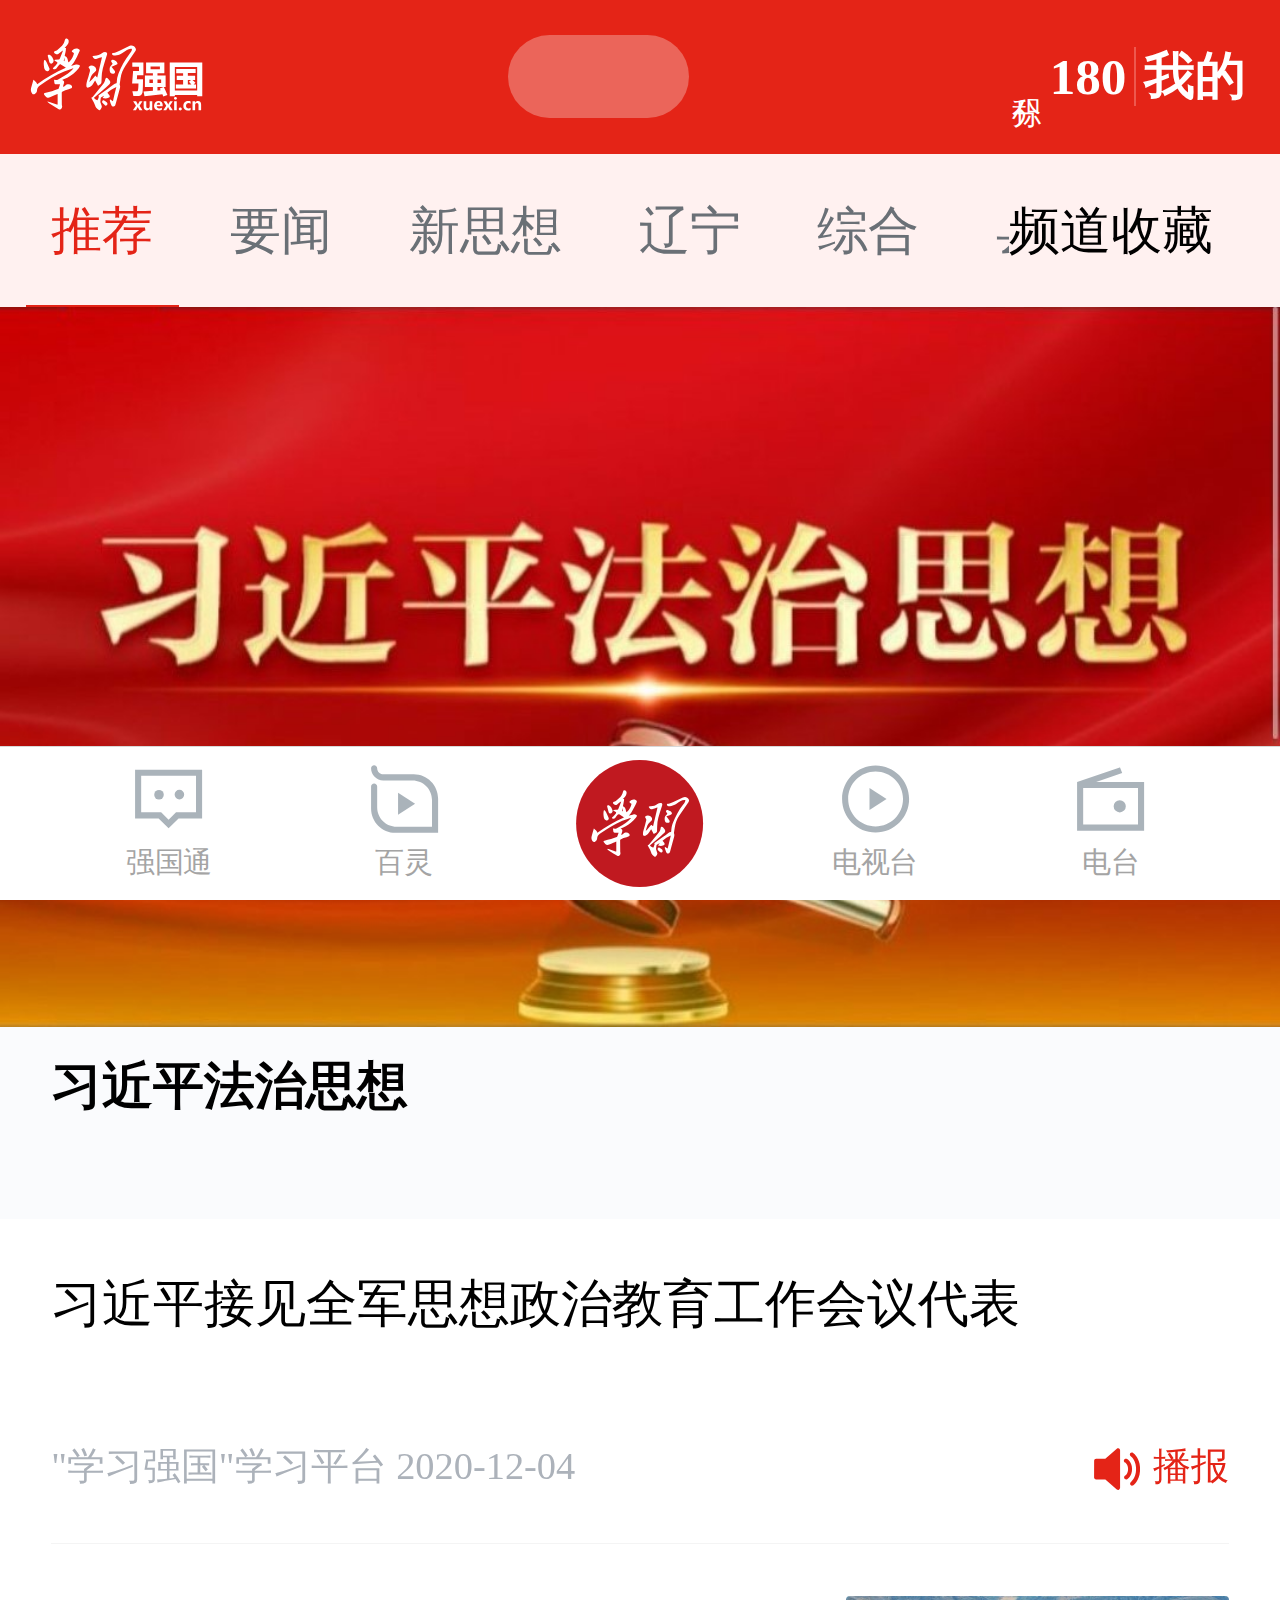
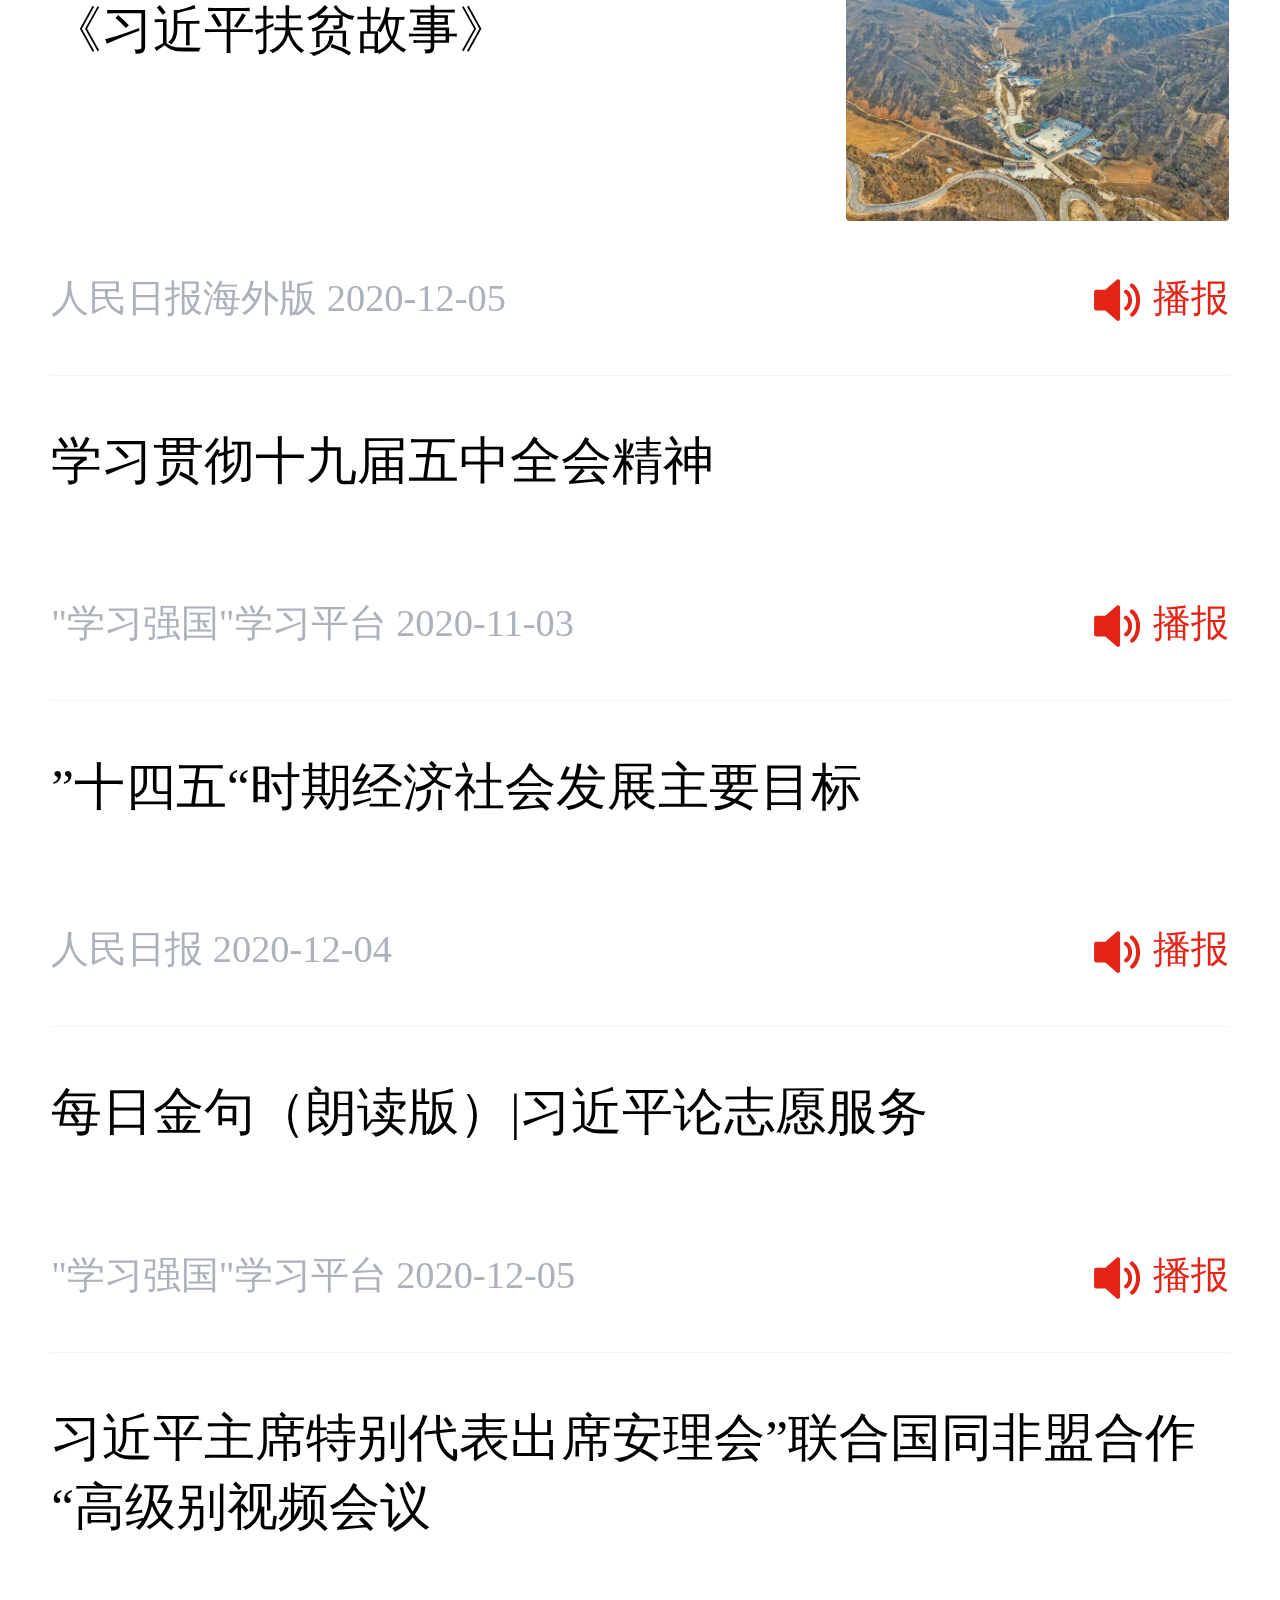
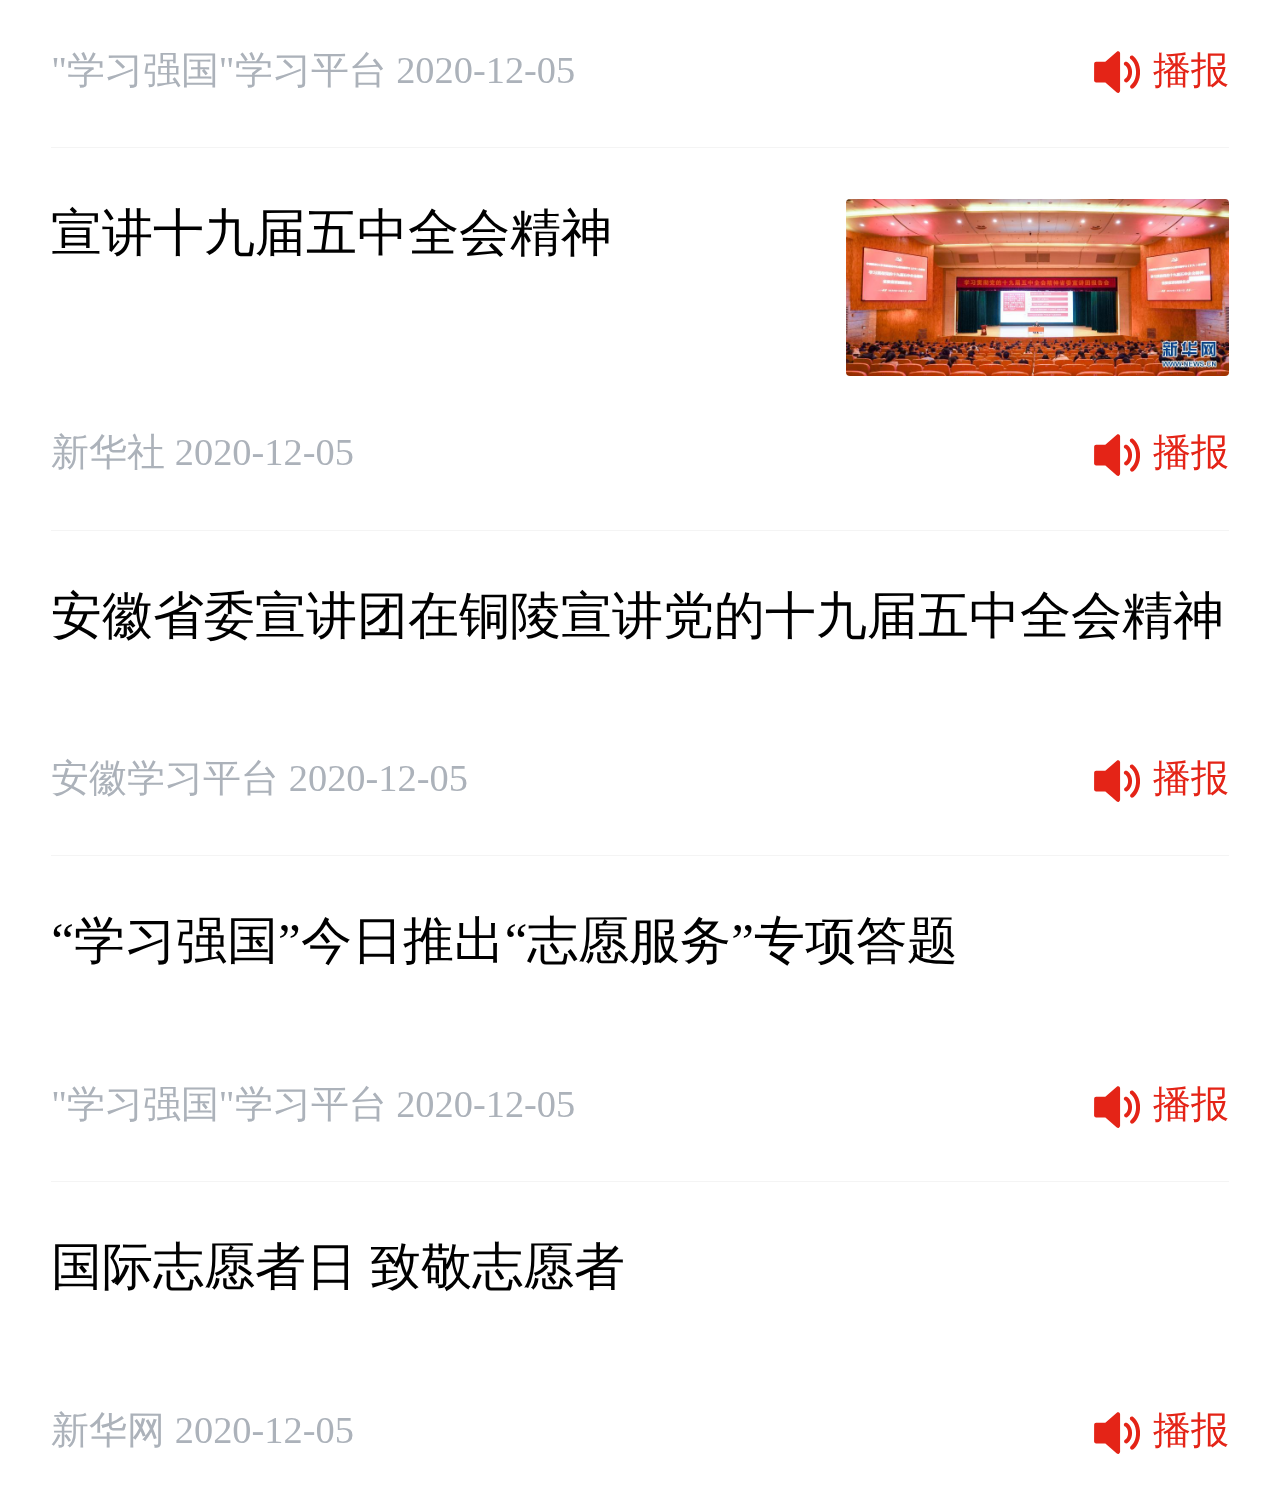
<file: index.html>
<!DOCTYPE html>
<html lang="en">
<head>
    <meta charset="UTF-8">
    <meta name="viewport" content="width=device-width, initial-scale=1.0, maximum-scale=1.0, user-scalable=0">
    <link rel="stylesheet" href="css/swiper-bundle.min.css">
    <link rel="stylesheet" href="css/common.css">
    <link rel="stylesheet" href="css/index.css">
    <script defer src="js/all.min.js"></script>
    <title>主页</title>
</head>
<body>
    <header>
        <svg class="icon nav-icon" aria-hidden="true" style="color: #ffffff">
            <use xlink:href="#icon-01-xuexiqiangguo-03-01"></use>
        </svg>

        <input type="text" class="nav-search">

        <div class="" style="display: flex; align-items: center">
            <div style="border-right: 2px solid rgb(238,88,78); padding: 0 8px; display: flex; align-items: center">
                <span style="color: #ffffff; font-size: 0.7rem; transform: scale(0.8);writing-mode : tb;">积分</span>
                <span style="color: #ffffff; font-weight: bold">180</span>
            </div>

            <a href="wd.html" style="color: #ffffff; font-weight: bold; padding: 0 8px">我的</a>
        </div>
    </header>

    <div class="tab">
        <div class="tab-item">
            <span class="tab-link active">推荐</span>
            <span class="tab-link">要闻</span>
            <span class="tab-link">新思想</span>
            <span class="tab-link">辽宁</span>
            <span class="tab-link">综合</span>
            <span class="tab-link">县级融媒</span>
            <span class="tab-link">实播中国</span>
            <span class="tab-link">快闪</span>
            <span class="tab-link">发布</span>
        </div>

        <div class="tab-menu">
            <div>频道</div>
            <div>收藏</div>
        </div>
    </div>

<!--    TODO 重新设计-->


    <div class="swiper-container container">
        <div class="sub-tab">
            <div class="sub-tab-item">
                <span class="sub-tab-link active">重要活动</span>
                <span class="sub-tab-link">重要会议</span>
                <span class="sub-tab-link">重要讲话</span>
                <span class="sub-tab-link">重要文章</span>
                <span class="sub-tab-link">出国访问</span>
                <span class="sub-tab-link">重要学习</span>
                <span class="sub-tab-link">指示批示</span>
                <span class="sub-tab-link">函电贺词</span>
                <span class="sub-tab-link">命令</span>
                <span class="sub-tab-link">习近平文汇</span>
                <span class="sub-tab-link">与人民在一起</span>
                <span class="sub-tab-link">人们心中的习近平</span>
                <span class="sub-tab-link">世界眼中的习近平</span>
                <span class="sub-tab-link">学习金句</span>
            </div>

            <div class="sub-tab-item">
                <span class="sub-tab-link active">县域新闻</span>
                <span class="sub-tab-link">中国乡愁</span>
                <span class="sub-tab-link">好人好事</span>
                <span class="sub-tab-link">文明实践中心</span>
                <span class="sub-tab-link">绿水青山</span>
                <span class="sub-tab-link">城乡教育</span>
                <span class="sub-tab-link">基层党建</span>
                <span class="sub-tab-link">农名丰收</span>
                <span class="sub-tab-link">融媒建设</span>
            </div>

            <div class="sub-tab-item">
                <span class="sub-tab-link active">全部</span>
                <span class="sub-tab-link">消息</span>
                <span class="sub-tab-link">助农</span>
                <span class="sub-tab-link">文化</span>
                <span class="sub-tab-link">旅游</span>
                <span class="sub-tab-link">科技</span>
                <span class="sub-tab-link">演出</span>
                <span class="sub-tab-link">一线</span>
                <span class="sub-tab-link">交通</span>
                <span class="sub-tab-link">复工</span>
            </div>

            <div class="sub-tab-item">
                <span class="sub-tab-link active">中国相册</span>
                <span class="sub-tab-link">最美中国</span>
                <span class="sub-tab-link">最美中国人</span>
                <span class="sub-tab-link">历史瞬间</span>
                <span class="sub-tab-link">美世界</span>
                <span class="sub-tab-link">图片故事</span>
                <span class="sub-tab-link">画报中国</span>
            </div>

            <div class="sub-tab-item">
                <span class="sub-tab-link active">发布会</span>
                <span class="sub-tab-link">文件发布</span>
                <span class="sub-tab-link">信息</span>
            </div>
        </div>
        <div class="swiper-wrapper">
            <!-- 推荐 -->
            <div class="swiper-slide">
                <div class="swiper-container carousel">
                    <div class="swiper-wrapper">
                        <div class="swiper-slide">
                            <img src="images/carousel/tj-01.jpg" alt="" class="carousel-item">
                            <div class="carousel-caption">
                                <h4>习近平法治思想</h4>
                            </div>
                        </div>
                        <div class="swiper-slide">
                            <img src="images/carousel/tj-02.jpg" alt="" class="carousel-item">
                            <div class="carousel-caption">
                                <h4>习近平的“法制公开课”</h4>
                            </div>
                        </div>
                        <div class="swiper-slide">
                            <img src="images/carousel/tj-03.jpg" alt="" class="carousel-item">
                            <div class="carousel-caption">
                                <h4>习近平向清华大学经济管理学院顾问委员会2020年会议致辞祝贺委员会成立20周年</h4>
                            </div>
                        </div>
                        <div class="swiper-slide">
                            <img src="images/carousel/tj-04.jpg" alt="" class="carousel-item">
                            <div class="carousel-caption">
                                <h4>这个特殊群体 习近平关爱有加</h4>
                            </div>
                        </div>
                        <div class="swiper-slide">
                            <img src="images/carousel/tj-05.jpg" alt="" class="carousel-item">
                            <div class="carousel-caption">
                                <h4>这次政治局集体学习，习近平强调保护知识产权就是保护创新</h4>
                            </div>
                        </div>
                    </div>
                </div>

                <div class="list">

                </div>
            </div>

            <!-- 要闻 -->
            <div class="swiper-slide">
                <div class="list">

                </div>
            </div>

            <!-- 新思想 -->
            <div class="swiper-slide">
                <div class="list"></div>
            </div>

            <!-- 辽宁 -->
            <div class="swiper-slide">
                <!-- TODO:地区/温度 -->
                <div class="local">
                    <span style="font-size: 14px"><i class="fas fa-map-marker-alt"></i> 切换地区</span>
                    <span style="font-size: 14px"><i class="fas fa-cloud-sun"></i> 多云-6°C</span>
                </div>
                <!-- TODO:电视台 -->
                <div class="tv">
                    <div class="tv-card">
                        <img class="tv-brand" src="images/辽宁学习平台.png" alt="">
                        <span class="tv-text">辽宁学习平台</span>
                    </div>
                    <div class="tv-card">
                        <img class="tv-brand" src="images/辽宁卫视.png" alt="">
                        <span class="tv-text">辽宁卫视</span>
                    </div>
                    <div class="tv-card">
                        <img class="tv-brand" src="images/辽宁综合广播.png" alt="">
                        <span class="tv-text">辽宁综合广播</span>
                    </div>
                    <div class="tv-card">
                        <img class="tv-brand" src="images/辽宁交通广播.png" alt="">
                        <span class="tv-text">辽宁交通广播</span>
                    </div>
                </div>
                <!-- TODO:消息 -->
                <div class="list">

                </div>
            </div>

            <!-- 综合 -->
            <div class="swiper-slide">
                <div class="list">

                </div>
            </div>

            <!-- 县级融媒 -->
            <div class="swiper-slide">
                <div class="swiper-container carousel">
                    <div class="swiper-wrapper">
                        <div class="swiper-slide">
                            <img src="images/carousel/xjrm-01.jpg" alt="" class="carousel-item">
                            <div class="carousel-caption">
                                <h4>辽宁营口市鲅鱼圈：扎实推进渤海湾生态修复</h4>
                            </div>
                        </div>
                        <div class="swiper-slide">
                            <img src="images/carousel/xjrm-02.jpg" alt="" class="carousel-item">
                            <div class="carousel-caption">
                                <h4>湖南湘乡：水润民生幸福来</h4>
                            </div>
                        </div>
                        <div class="swiper-slide">
                            <img src="images/carousel/xjrm-03.jpg" alt="" class="carousel-item">
                            <div class="carousel-caption">
                                <h4>江苏宝应金湖村：渔村绽放文明花 ”鱼跃农门“新气象</h4>
                            </div>
                        </div>
                    </div>
                </div>

                <div class="list">

                </div>
            </div>

            <!-- 实播中国 -->
            <div class="swiper-slide">
                <div class="swiper-container carousel">
                    <div class="swiper-wrapper">
                        <div class="swiper-slide">
                            <img src="images/carousel/sbzg-01.jpg" alt="" class="carousel-item">
                            <div class="carousel-caption">
                                <h4>核心价值观百场讲坛</h4>
                            </div>
                        </div>
                        <div class="swiper-slide">
                            <img src="images/carousel/sbzg-02.jpg" alt="" class="carousel-item">
                            <div class="carousel-caption">
                                <h4>智识城市——2020深圳湾公共艺术季</h4>
                            </div>
                        </div>
                        <div class="swiper-slide">
                            <img src="images/carousel/sbzg-03.jpg" alt="" class="carousel-item">
                            <div class="carousel-caption">
                                <h4>畅游云南 | 春城无时不飞花</h4>
                            </div>
                        </div>
                        <div class="swiper-slide">
                            <img src="images/carousel/sbzg-04.jpg" alt="" class="carousel-item">
                            <div class="carousel-caption">
                                <h4>畅游安徽 | 黄山：20秒带你看云海日出大片</h4>
                            </div>
                        </div>
                        <div class="swiper-slide">
                            <img src="images/carousel/sbzg-05.jpg" alt="" class="carousel-item">
                            <div class="carousel-caption">
                                <h4>“阅读吉林·看得见的幸福”交响音乐诗会</h4>
                            </div>
                        </div>
                        <div class="swiper-slide">
                            <img src="images/carousel/sbzg-06.jpg" alt="" class="carousel-item">
                            <div class="carousel-caption">
                                <h4>“我家住在长江边”系列直播回看</h4>
                            </div>
                        </div>
                    </div>
                </div>

                <div class="list">

                </div>
            </div>

            <!-- 快闪 -->
            <div class="swiper-slide">
                <div class="swiper-container carousel">
                    <div class="swiper-wrapper">
                        <div class="swiper-slide">
                            <img src="images/carousel/ks-01.jpg" alt="" class="carousel-item">
                            <div class="carousel-caption">
                                <h4>“奋斗者”号全海深载人潜水器成功完成万米海试并胜利返航</h4>
                            </div>
                        </div>
                        <div class="swiper-slide">
                            <img src="images/carousel/ks-02.jpg" alt="" class="carousel-item">
                            <div class="carousel-caption">
                                <h4>三峡工程创单座水电站年发电量世界纪录</h4>
                            </div>
                        </div>
                        <div class="swiper-slide">
                            <img src="images/carousel/ks-03.jpg" alt="" class="carousel-item">
                            <div class="carousel-caption">
                                <h4>广东珠海：碧波荡漾 画卷天成</h4>
                            </div>
                        </div>
                        <div class="swiper-slide">
                            <img src="images/carousel/ks-04.jpg" alt="" class="carousel-item">
                            <div class="carousel-caption">
                                <h4>贵州遵义：醉美高速带来新发展</h4>
                            </div>
                        </div>
                        <div class="swiper-slide">
                            <img src="images/carousel/ks-05.jpg" alt="" class="carousel-item">
                            <div class="carousel-caption">
                                <h4>江苏苏州：悄然崛起的科技城</h4>
                            </div>
                        </div>
                        <div class="swiper-slide">
                            <img src="images/carousel/ks-06.jpg" alt="" class="carousel-item">
                            <div class="carousel-caption">
                                <h4>北京大兴国际机场“钢铁凤凰”之美</h4>
                            </div>
                        </div>
                    </div>
                </div>

                <div class="list">

                </div>
            </div>

            <!-- 发布 -->
            <div class="swiper-slide">
                <div class="list">

                </div>
            </div>
        </div>
    </div>

    <footer class="nav">
        <a href="#" class="nav-item">
            <svg class="icon nav-icon" aria-hidden="true">
                <use xlink:href="#icon-qiangguotong"></use>
            </svg>
            <span class="nav-text">强国通</span>
        </a>
        <a href="bl.html" class="nav-item">
            <svg class="icon nav-icon" aria-hidden="true">
                <use xlink:href="#icon-bailing"></use>
            </svg>
            <span class="nav-text">百灵</span>
        </a>
        <a href="index.html" class="nav-item">
            <svg class="icon nav-icon" aria-hidden="true" style="color: rgb(228,36,23)">
                <use xlink:href="#icon-xuexiqiangguo"></use>
            </svg>
        </a>
        <a href="dst.html" class="nav-item">
            <svg class="icon nav-icon" aria-hidden="true">
                <use xlink:href="#icon-dianshitai"></use>
            </svg>
            <span class="nav-text">电视台</span>
        </a>
        <a href="dt.html" class="nav-item">
            <svg class="icon nav-icon" aria-hidden="true">
                <use xlink:href="#icon-diantai"></use>
            </svg>
            <span class="nav-text">电台</span>
        </a>
    </footer>

    <script src="js/swiper-bundle.min.js"></script>
    <script src="js/iconfont.js"></script>
    <script src="js/index.js"></script>
</body>
</html>
</file>
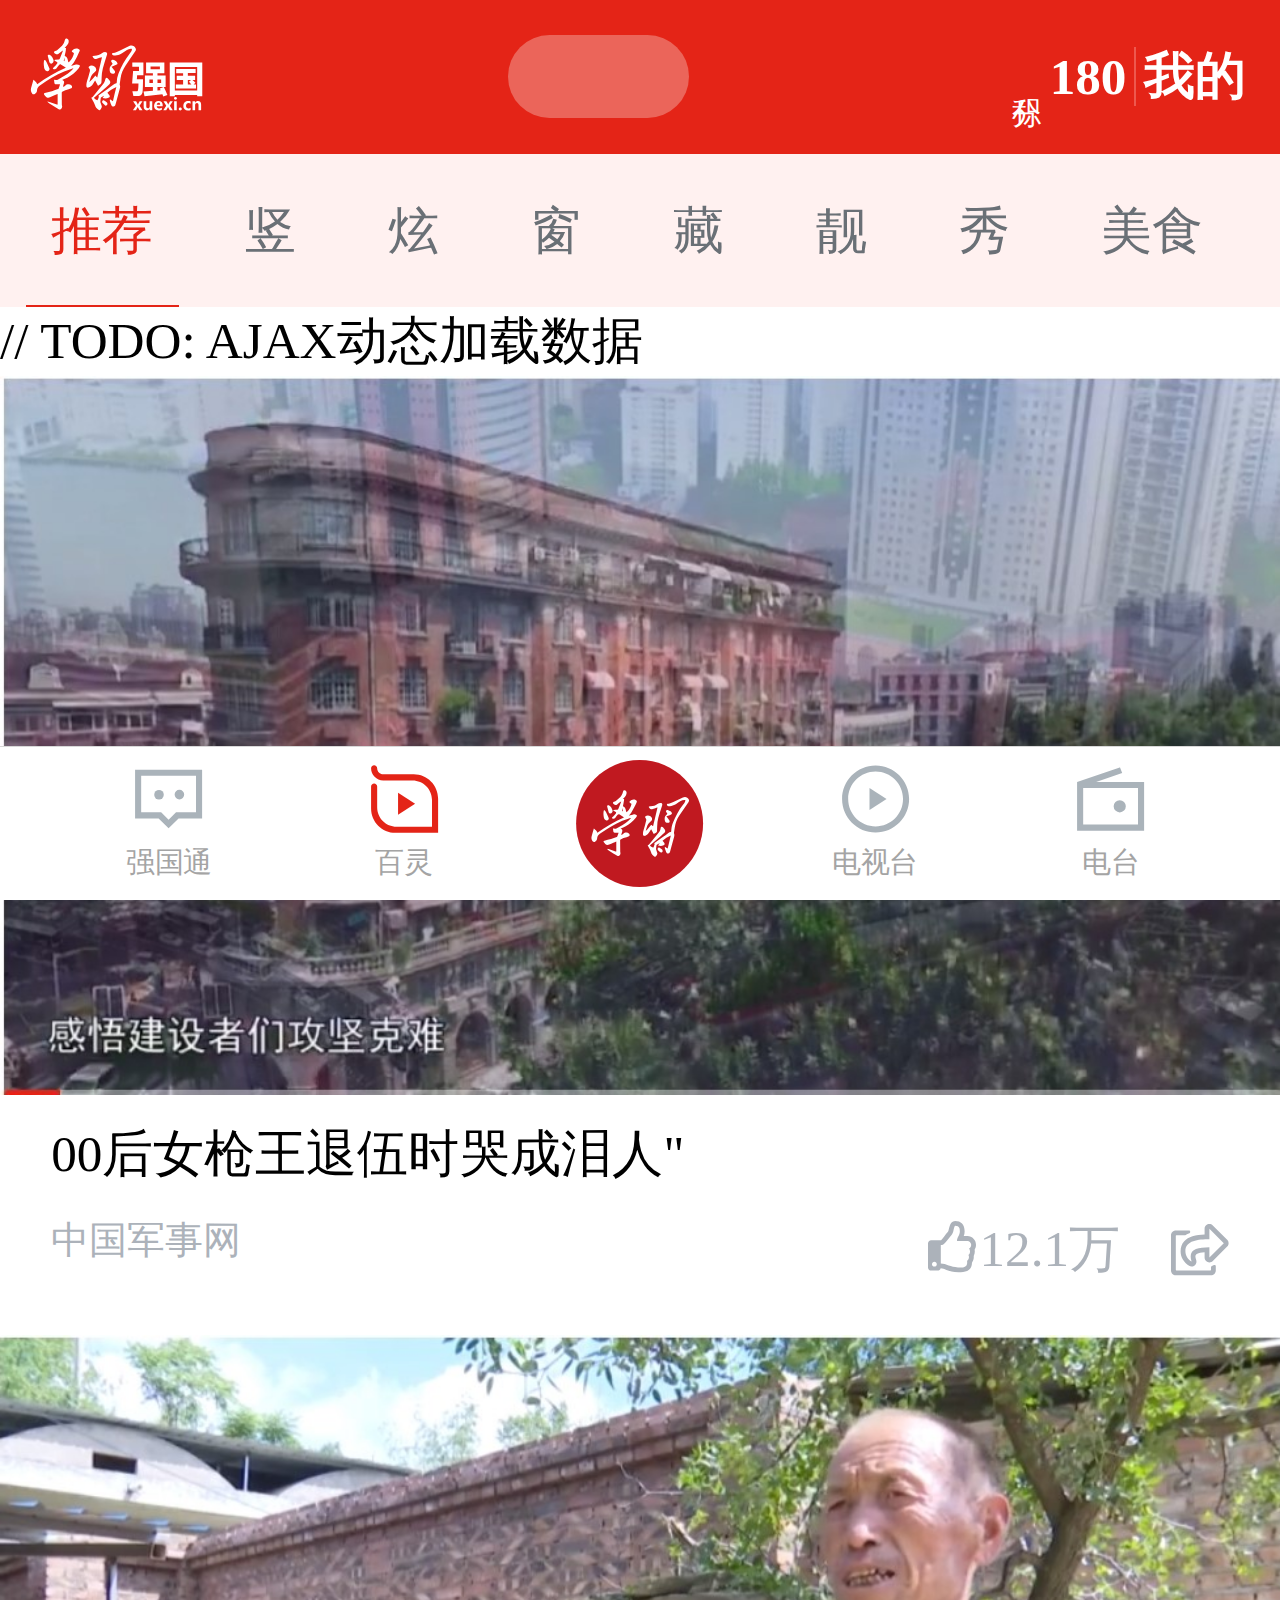
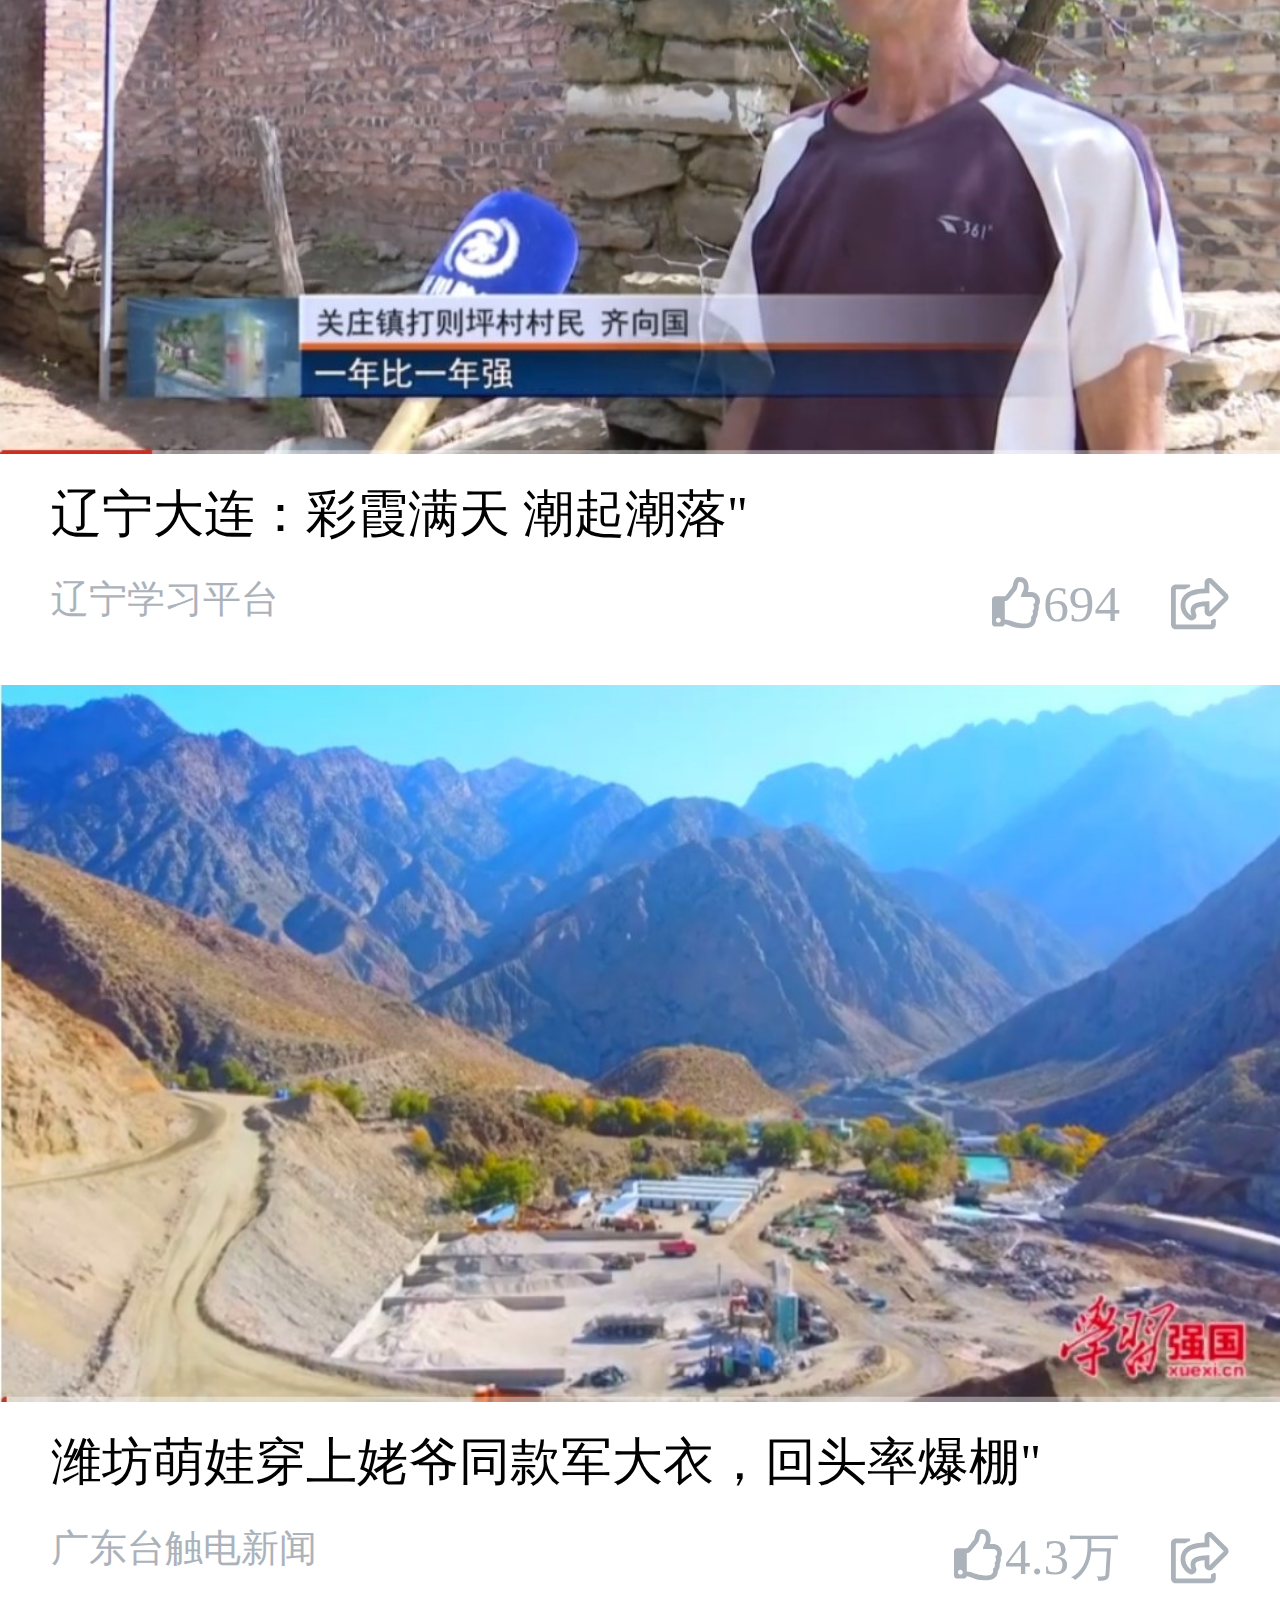
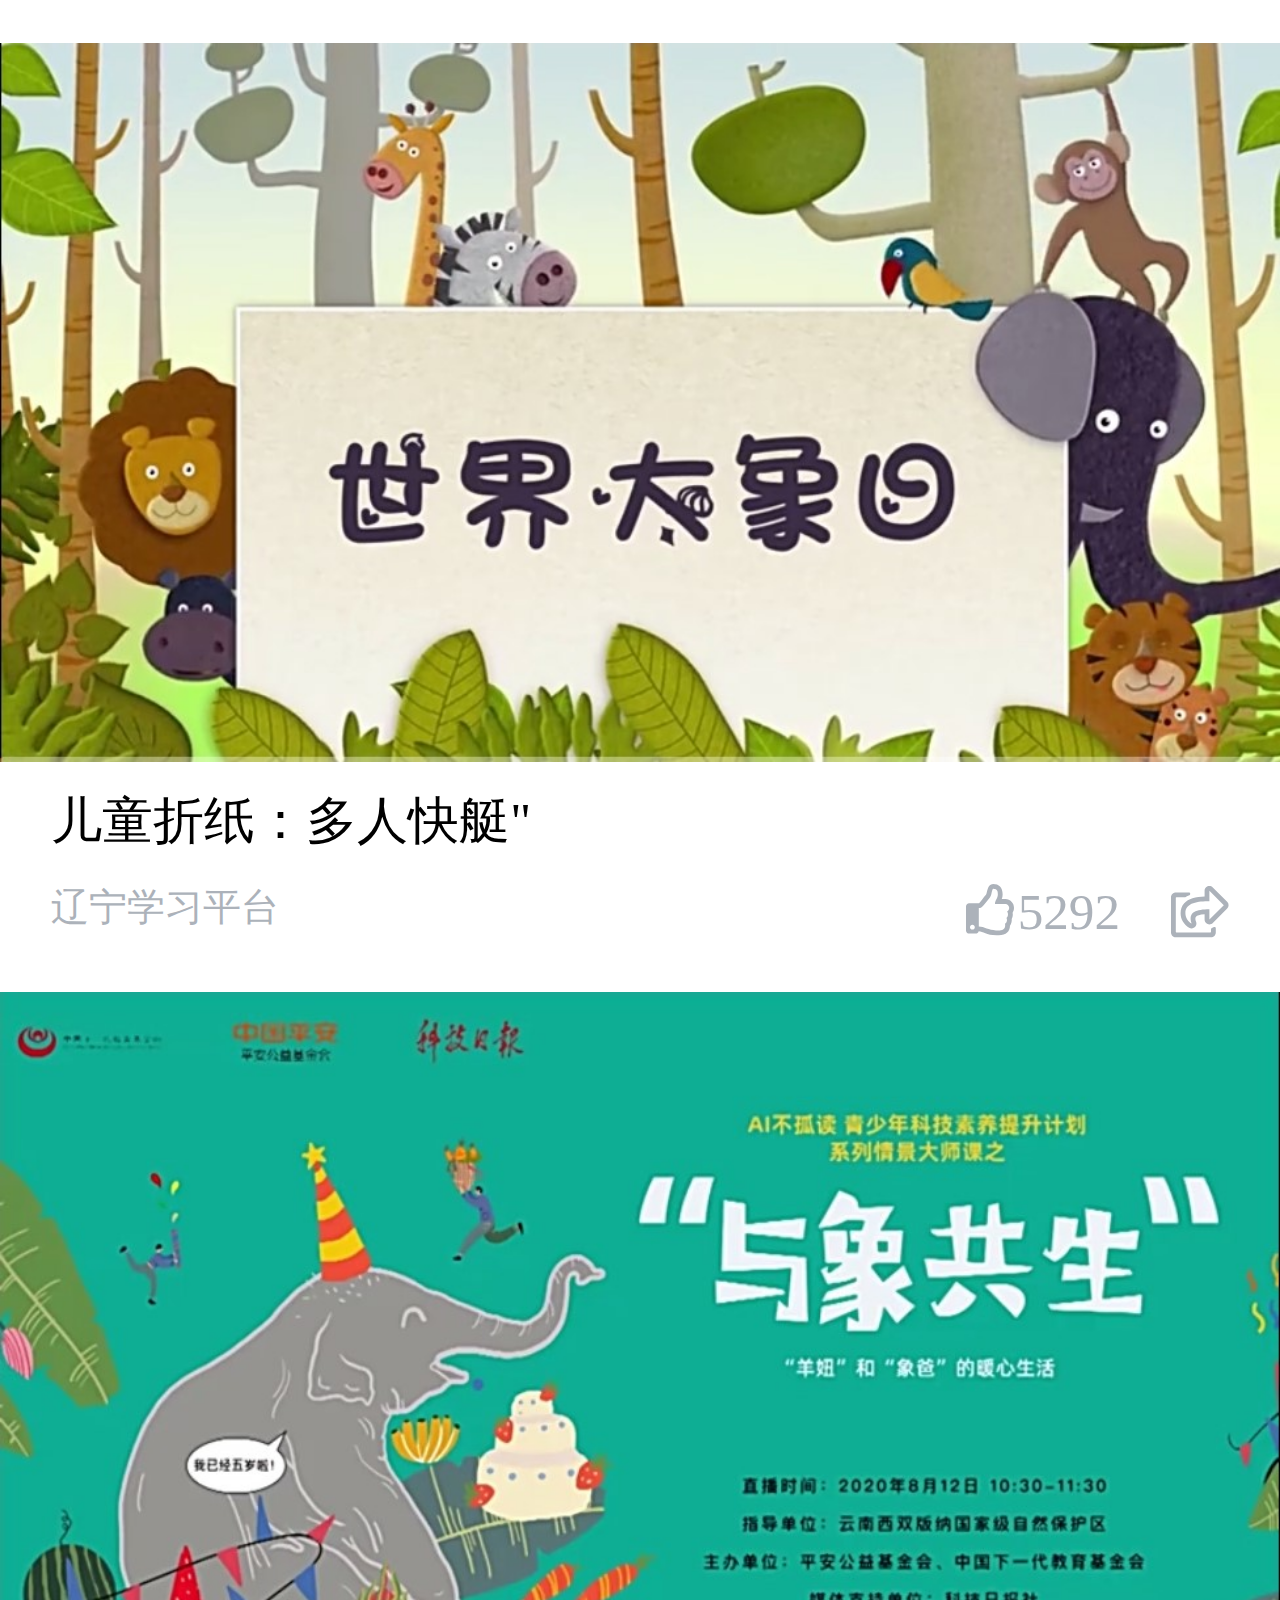
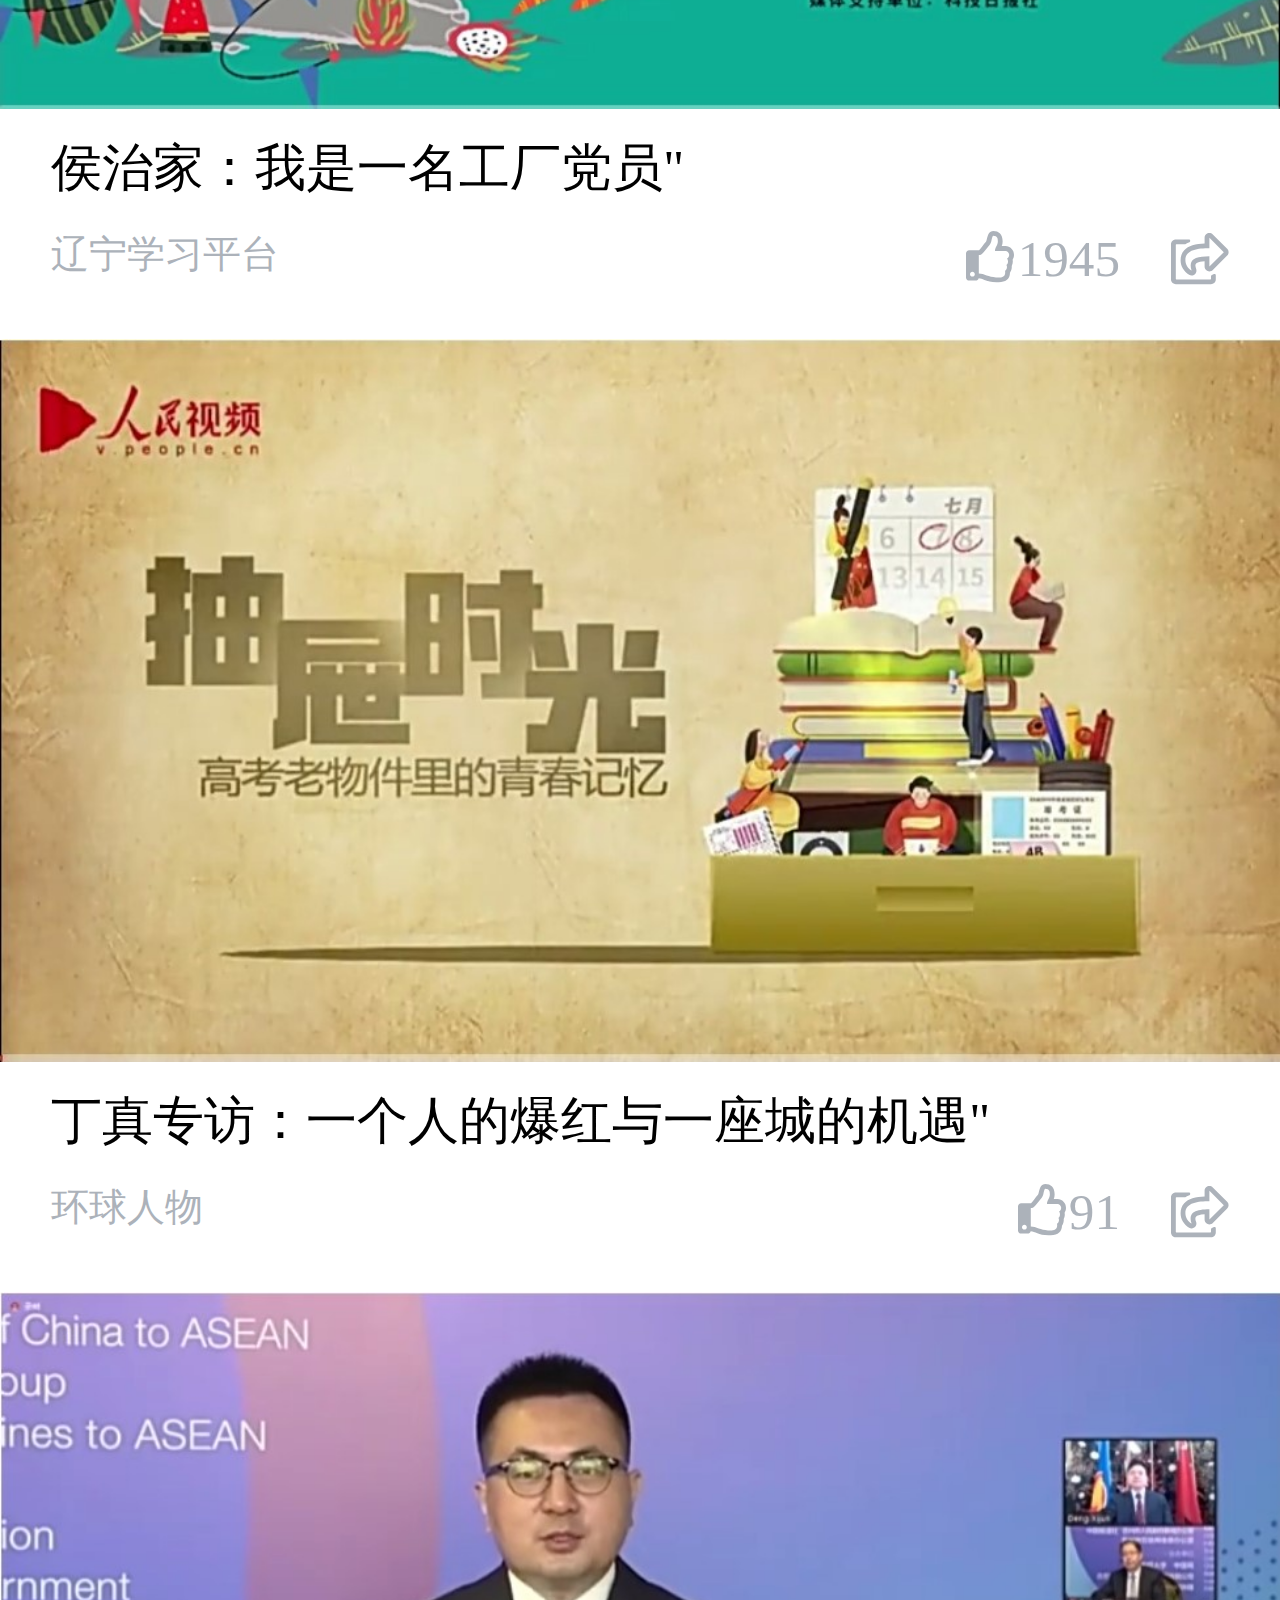
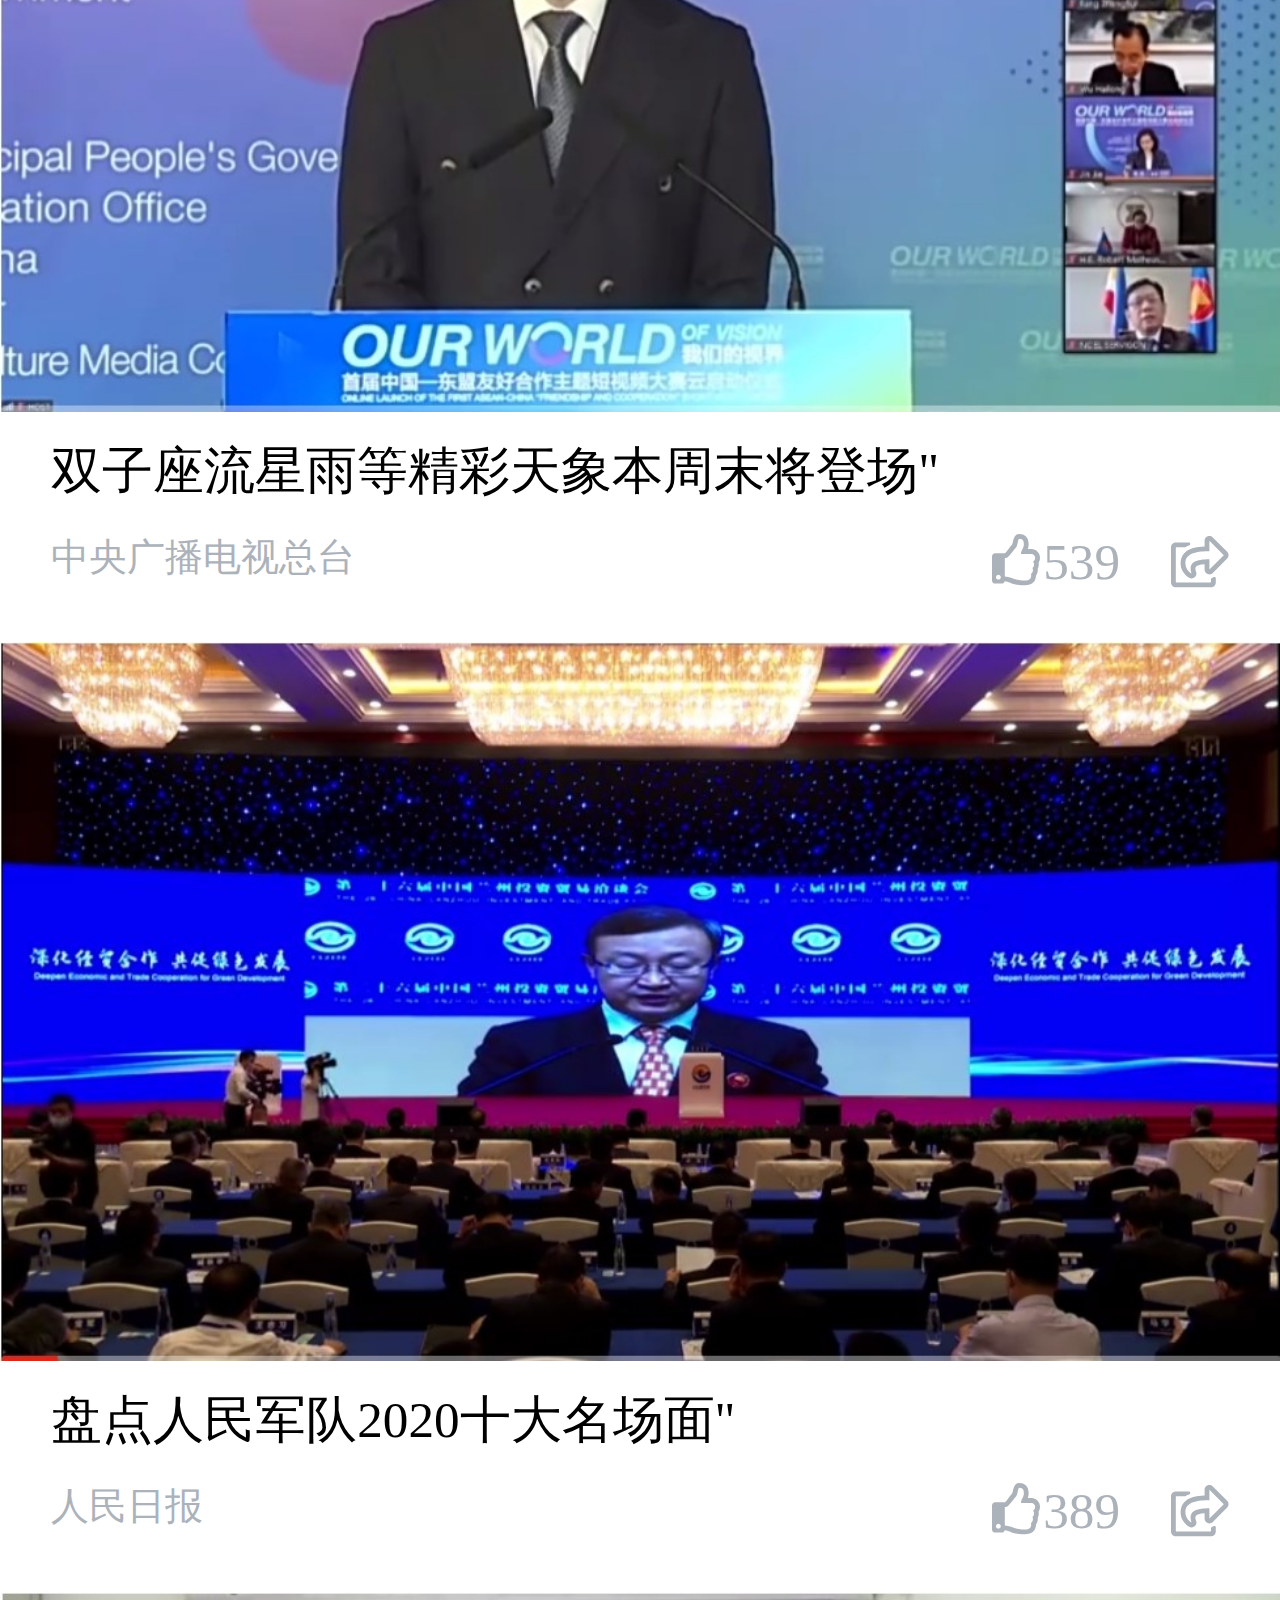
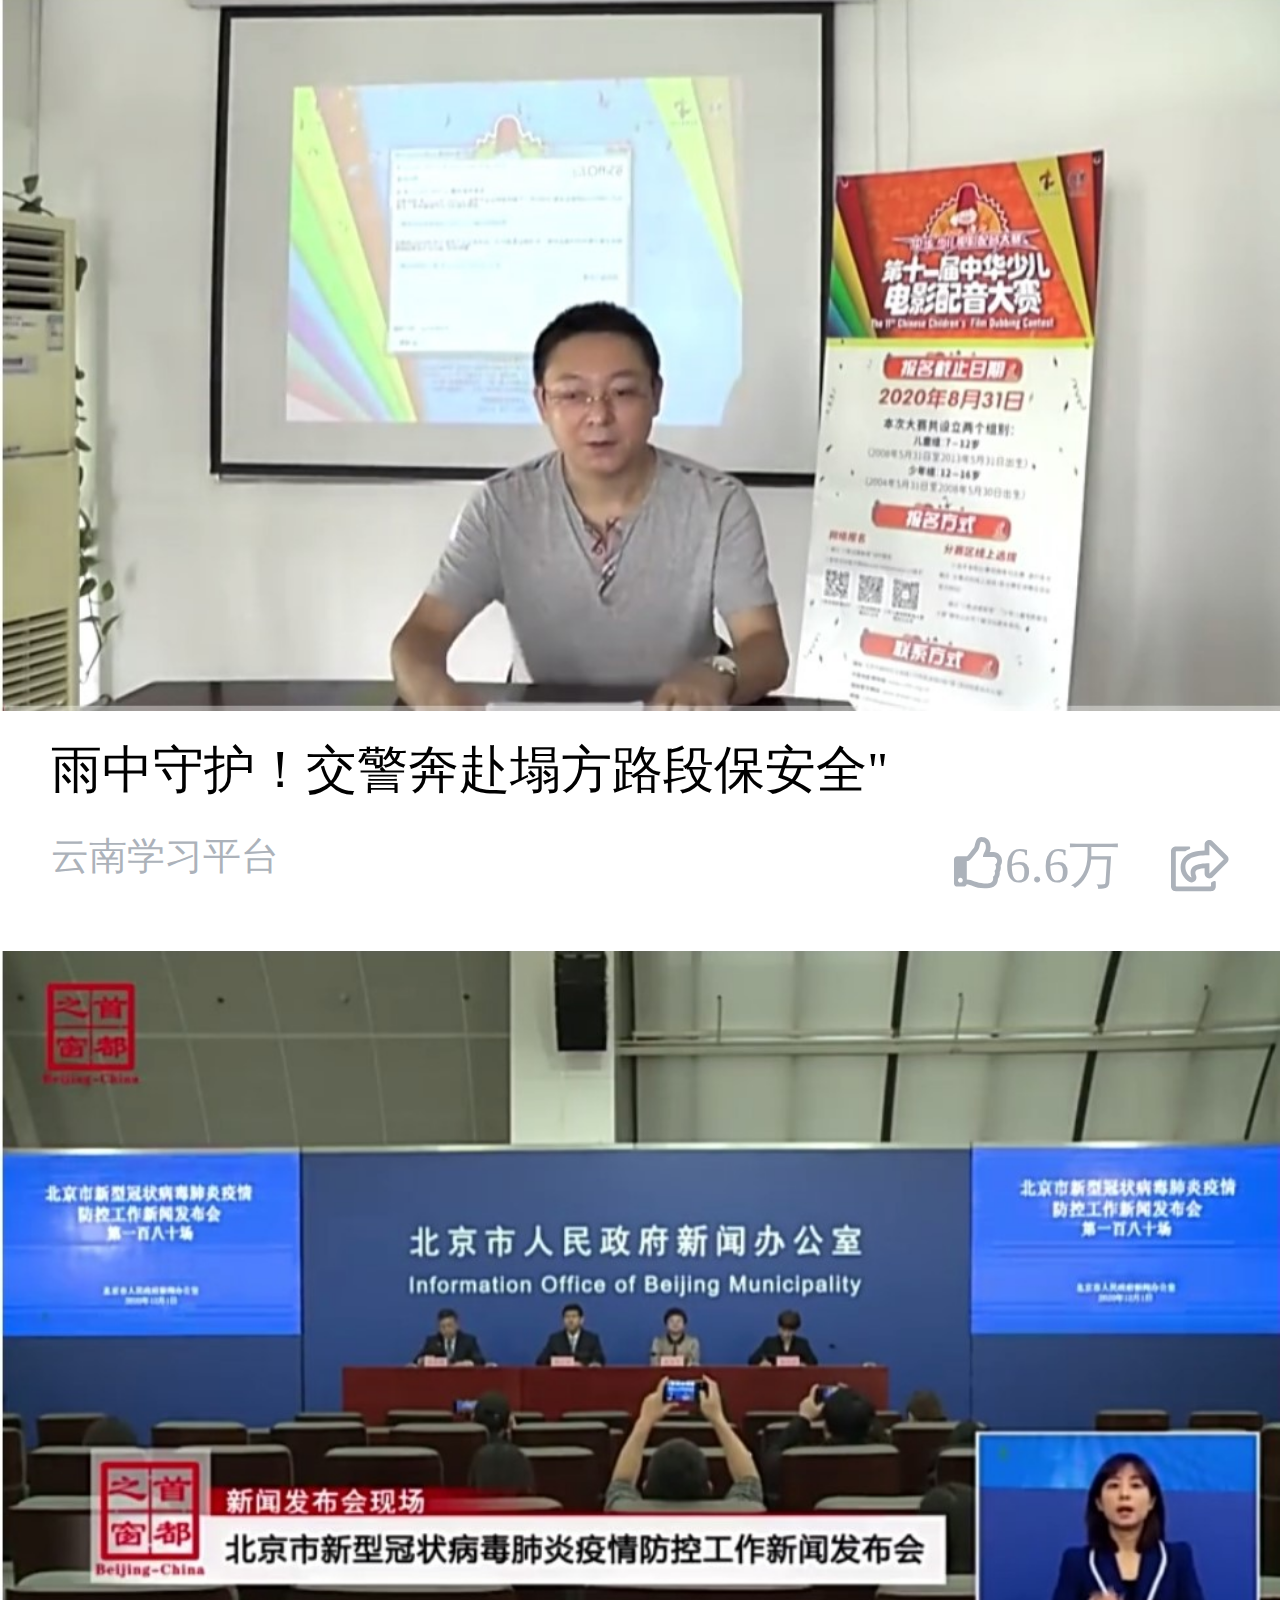
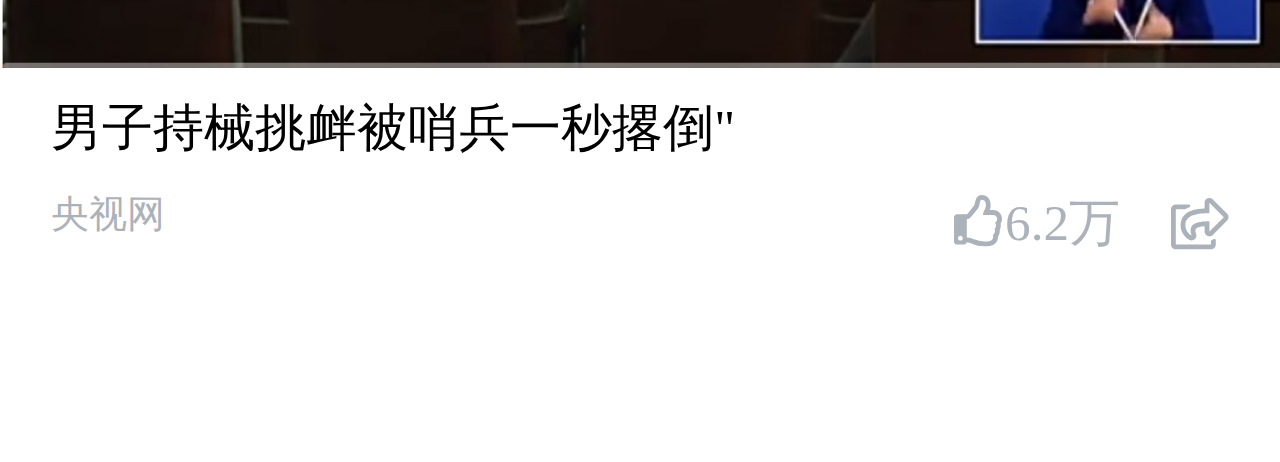
<file: bl.html>
<!DOCTYPE html>
<html lang="en">
<head>
    <meta charset="UTF-8">
    <meta name="viewport" content="width=device-width, initial-scale=1.0, maximum-scale=1.0, user-scalable=0">
    <link rel="stylesheet" href="css/common.css">
    <link rel="stylesheet" href="css/bl.css">
    <script defer src="js/all.min.js"></script>
    <title>学习强国</title>
</head>
<body>
<header>
    <svg class="icon nav-icon" aria-hidden="true" style="color: #ffffff">
        <use xlink:href="#icon-01-xuexiqiangguo-03-01"></use>
    </svg>

    <input type="text" class="nav-search">

    <div class="" style="display: flex; align-items: center">
        <div style="border-right: 2px solid rgb(238,88,78); padding: 0 8px; display: flex; align-items: center">
            <span style="color: #ffffff; font-size: 0.7rem; transform: scale(0.8);writing-mode : tb;">积分</span>
            <span style="color: #ffffff; font-weight: bold">180</span>
        </div>

        <a href="wd.html" style="color: #ffffff; font-weight: bold; padding: 0 8px">我的</a>
    </div>
</header>

<div class="tab">
    <span class="tab-link active">推荐</span>
    <span class="tab-link">竖</span>
    <span class="tab-link">炫</span>
    <span class="tab-link">窗</span>
    <span class="tab-link">藏</span>
    <span class="tab-link">靓</span>
    <span class="tab-link">秀</span>
    <span class="tab-link">美食</span>
</div>

<div class="container">
    // TODO: AJAX动态加载数据
</div>

<footer class="nav">
    <a href="#" class="nav-item">
        <svg class="icon nav-icon" aria-hidden="true">
            <use xlink:href="#icon-qiangguotong"></use>
        </svg>
        <span class="nav-text">强国通</span>
    </a>
    <a href="bl.html" class="nav-item">
        <svg class="icon nav-icon" aria-hidden="true" style="color: #e42417">
            <use xlink:href="#icon-bailing"></use>
        </svg>
        <span class="nav-text">百灵</span>
    </a>
    <a href="index.html" class="nav-item">
        <svg class="icon nav-icon" aria-hidden="true">
            <use xlink:href="#icon-xuexiqiangguo"></use>
        </svg>
    </a>
    <a href="dst.html" class="nav-item">
        <svg class="icon nav-icon" aria-hidden="true">
            <use xlink:href="#icon-dianshitai"></use>
        </svg>
        <span class="nav-text">电视台</span>
    </a>
    <a href="dt.html" class="nav-item">
        <svg class="icon nav-icon" aria-hidden="true">
            <use xlink:href="#icon-diantai"></use>
        </svg>
        <span class="nav-text">电台</span>
    </a>
</footer>

<script src="js/iconfont.js"></script>
<script src="js/bl.js"></script>
</body>
</html>
</file>
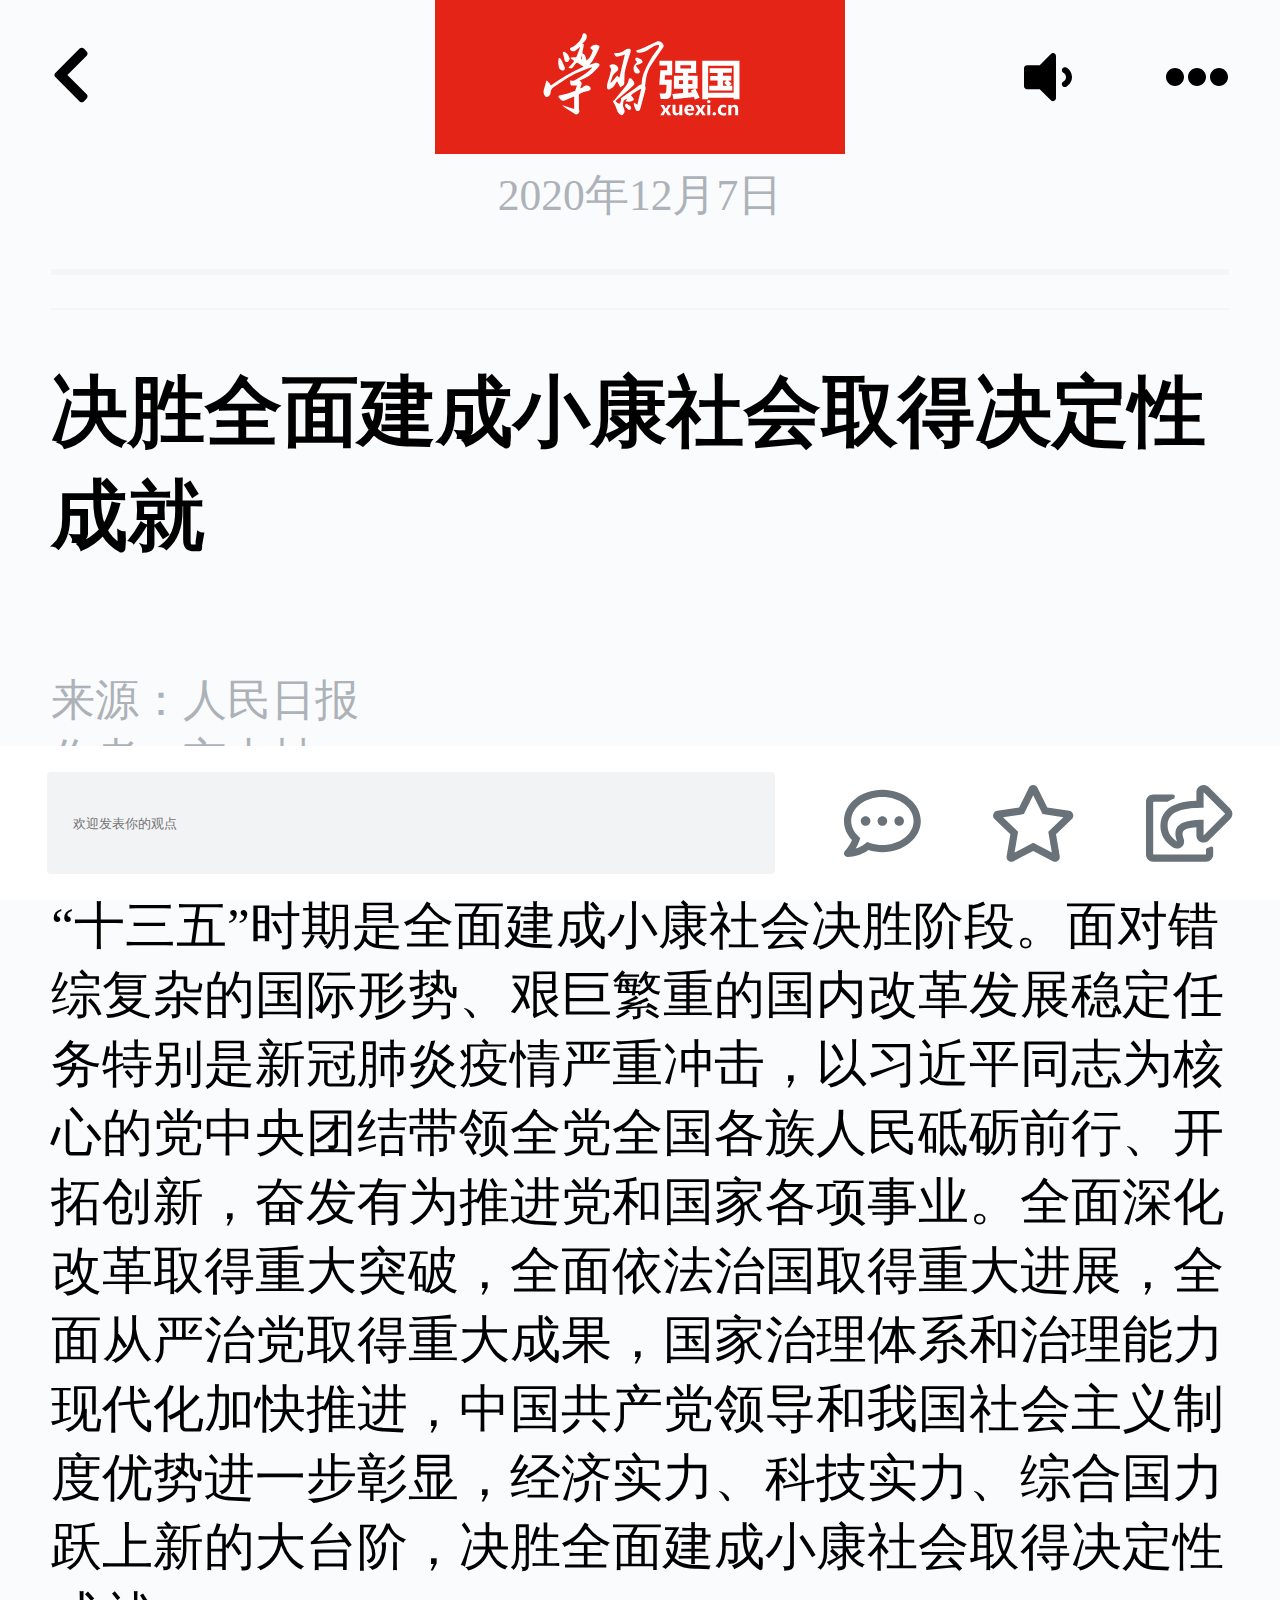
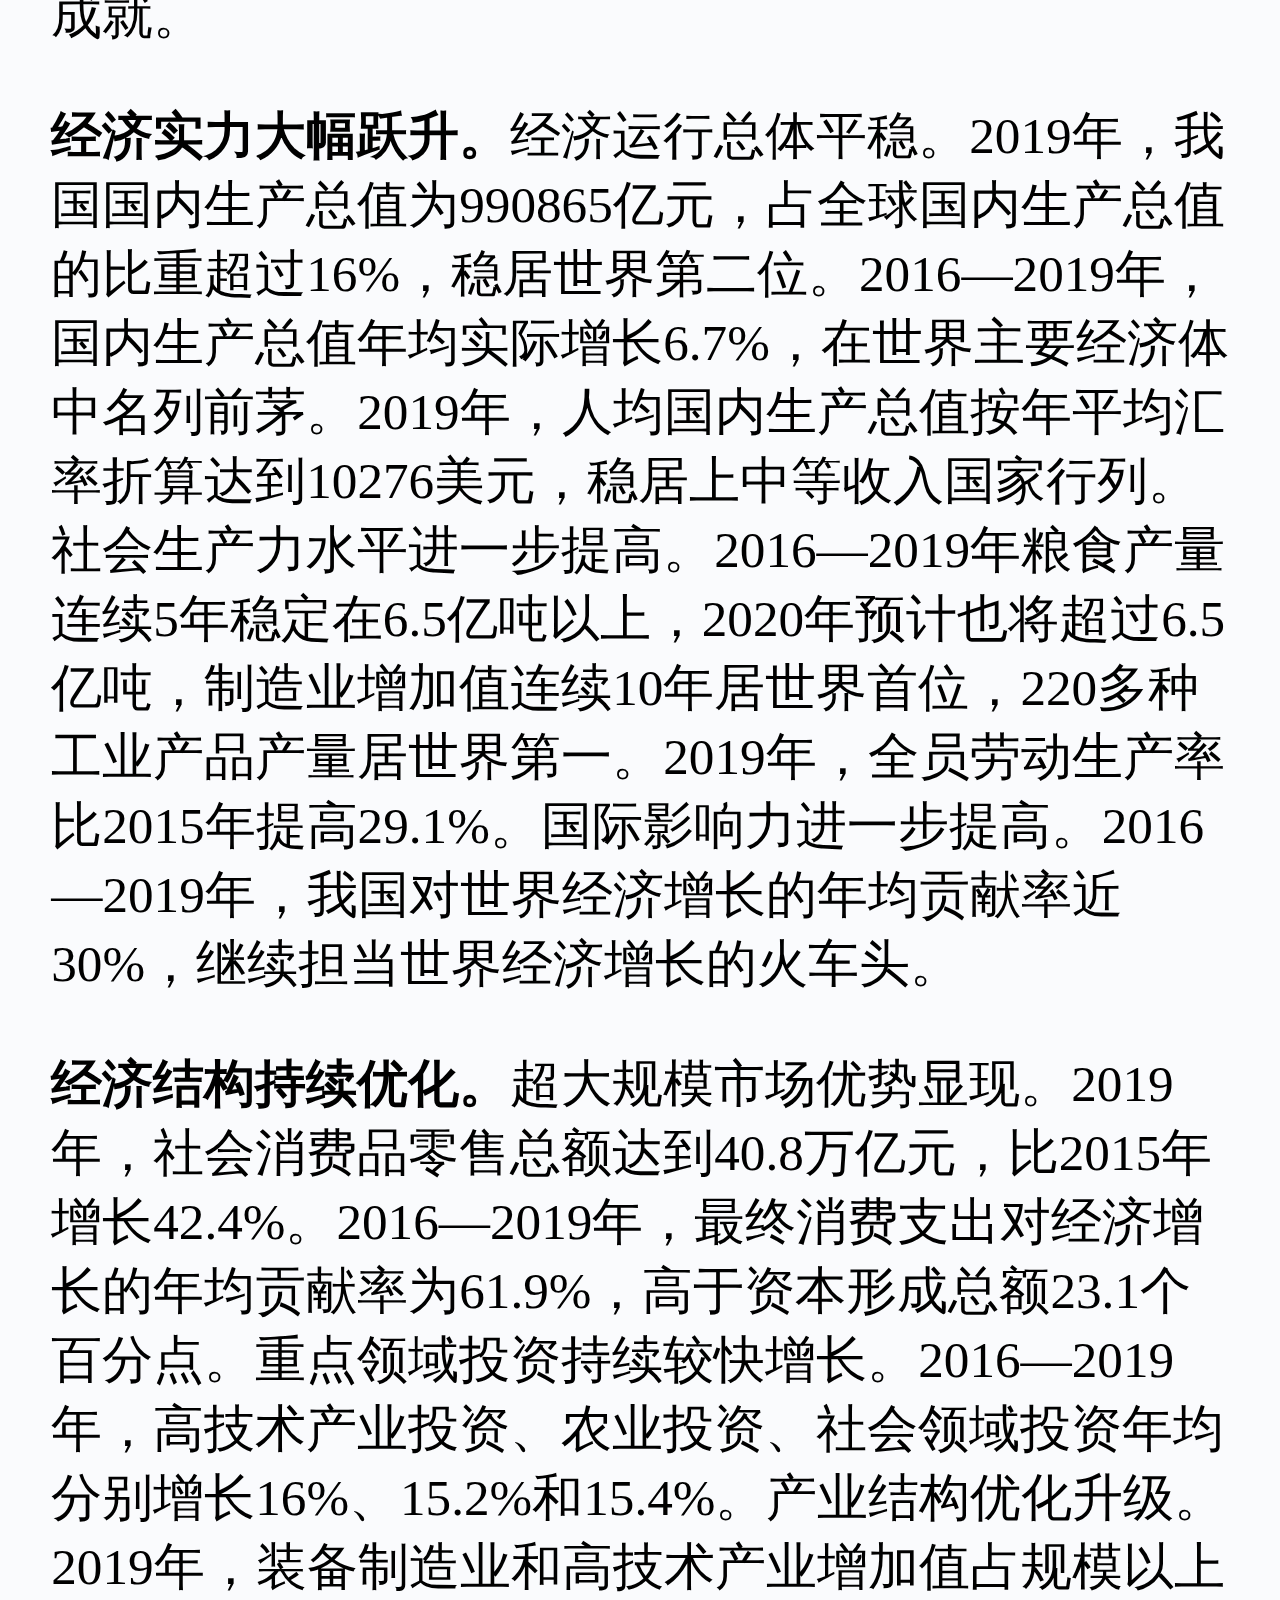
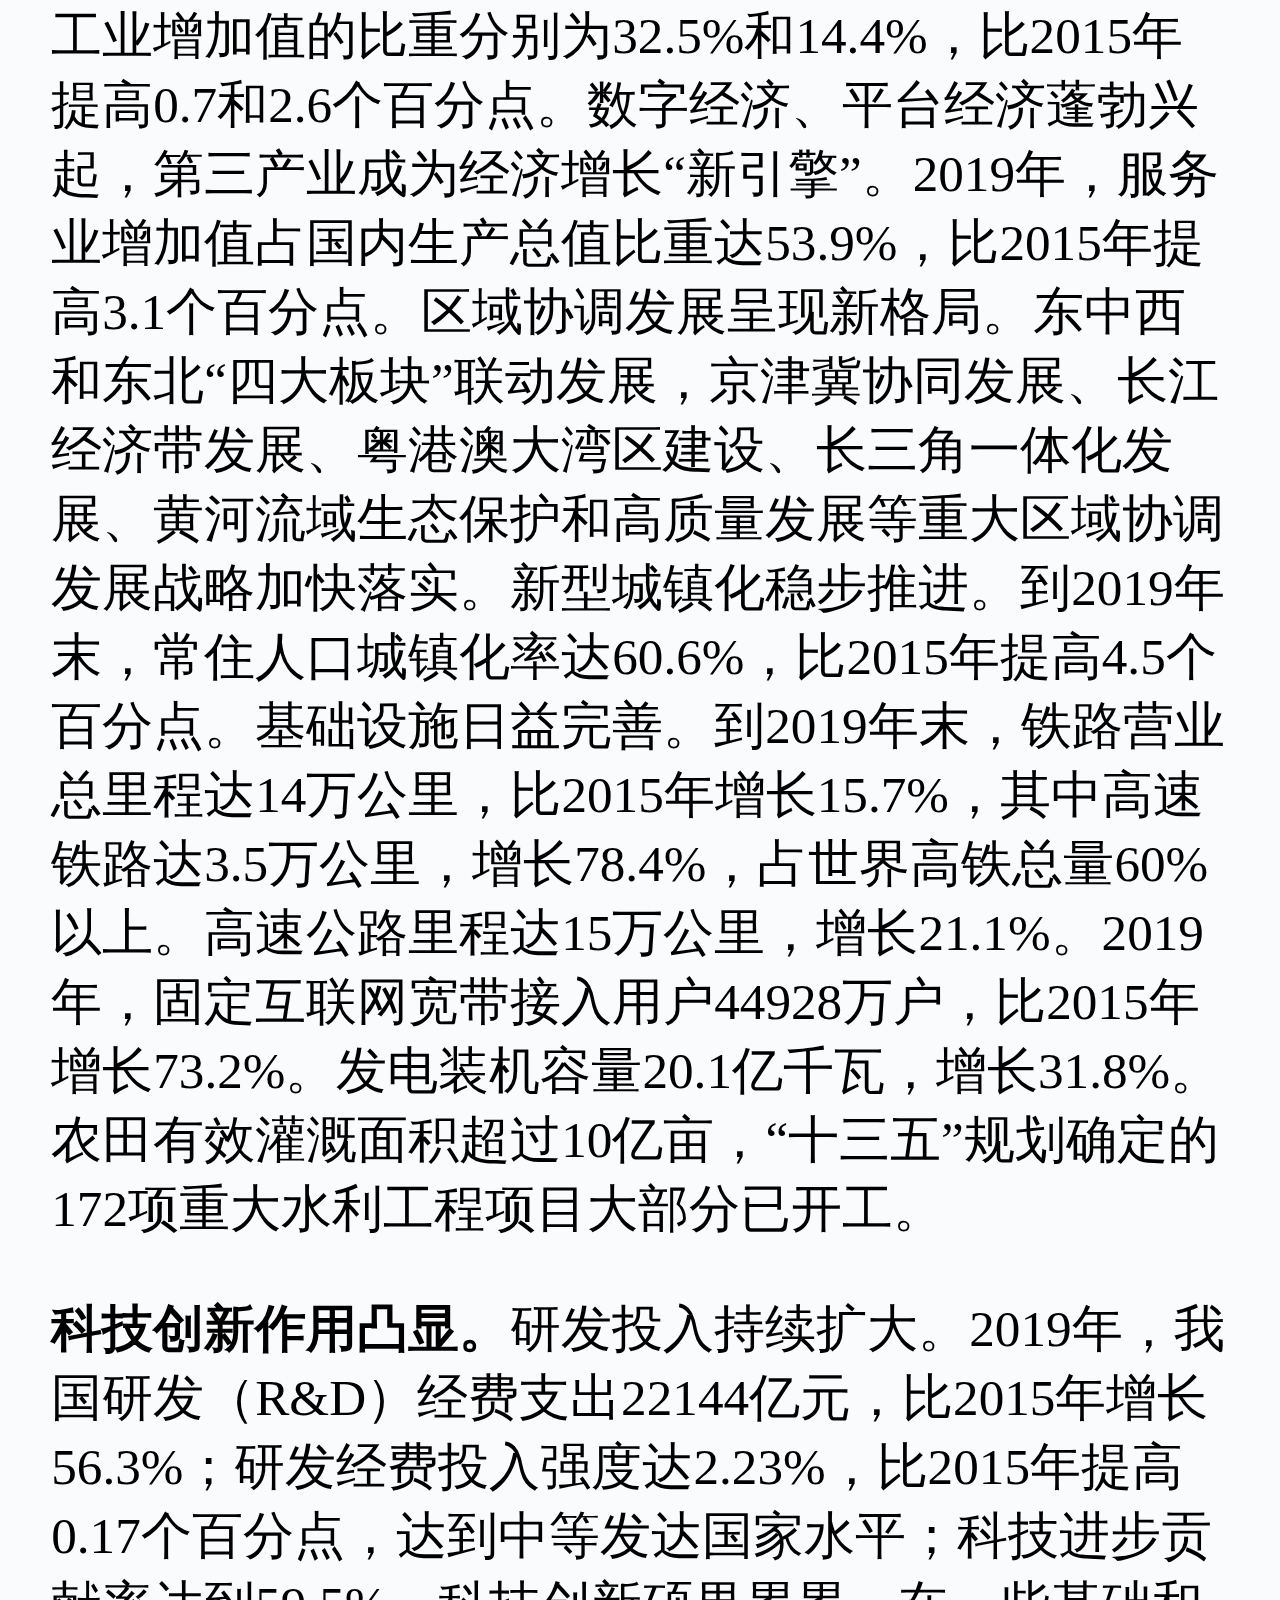
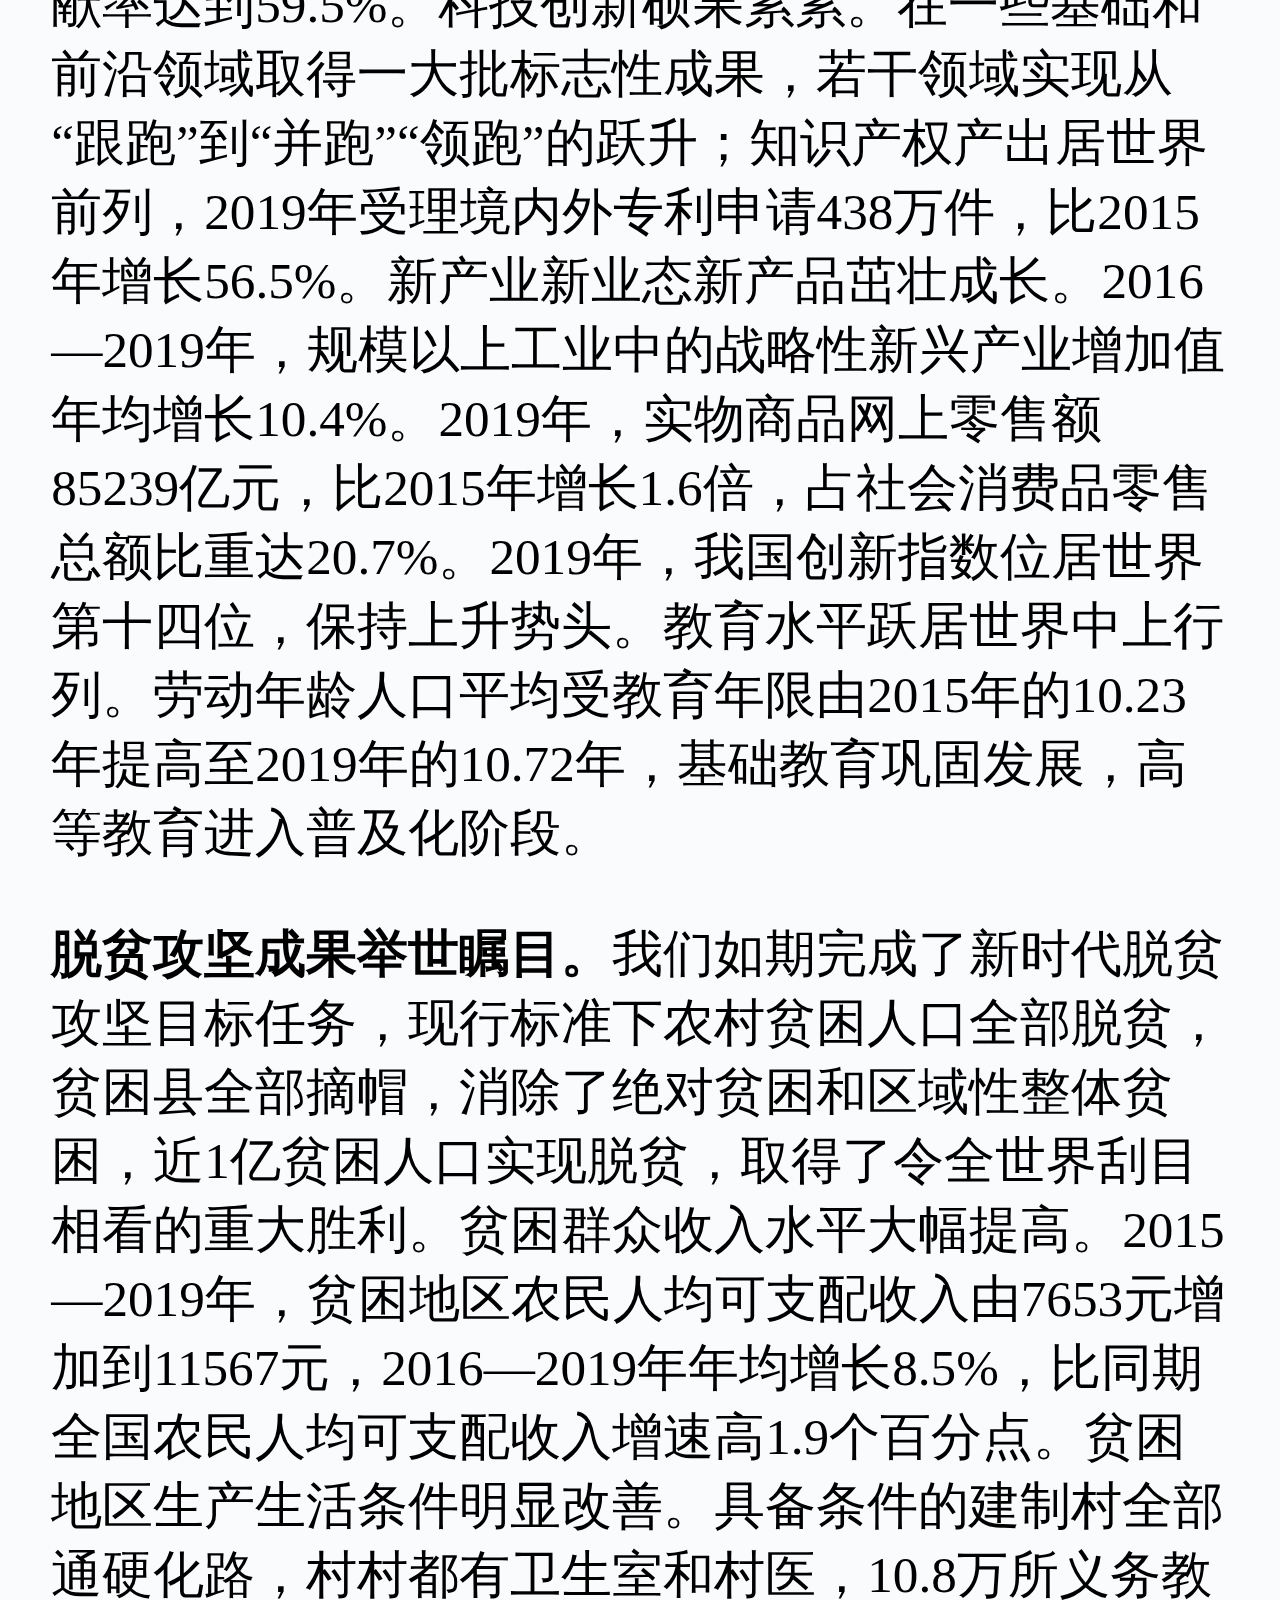
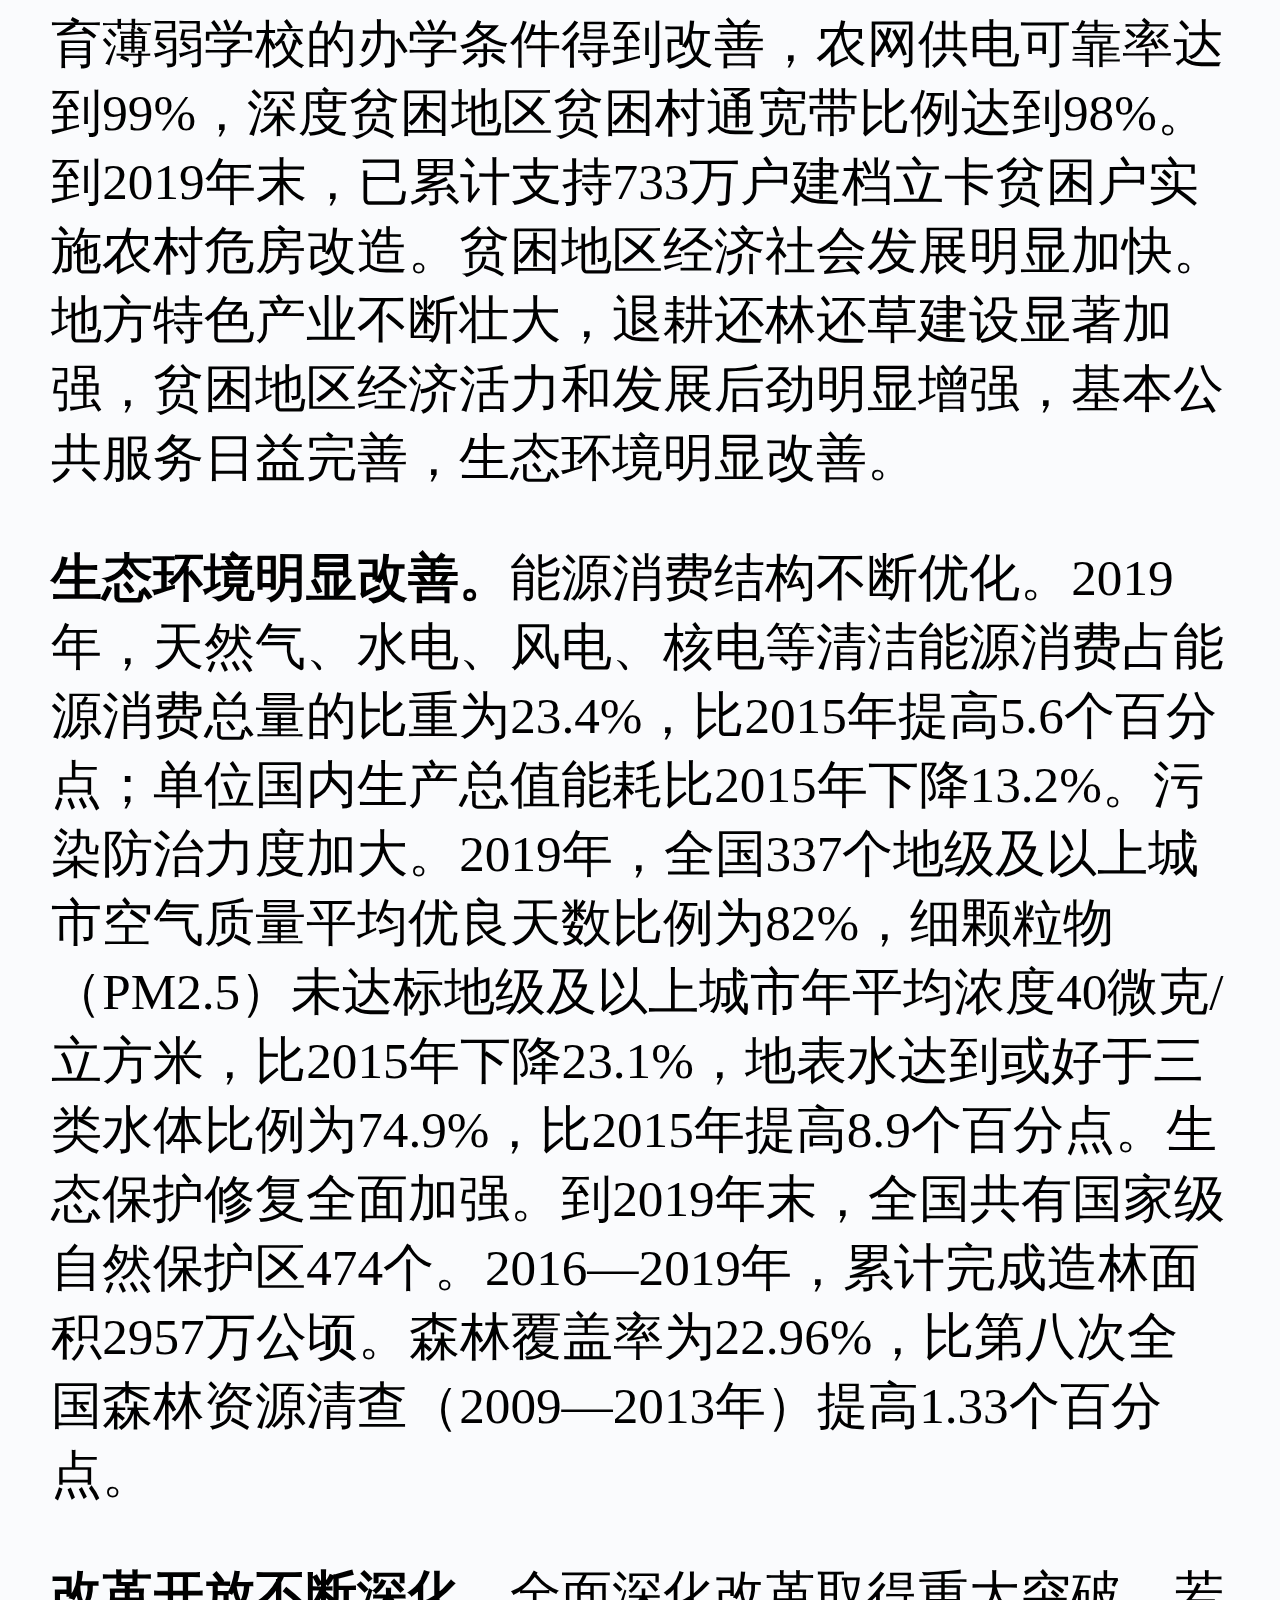
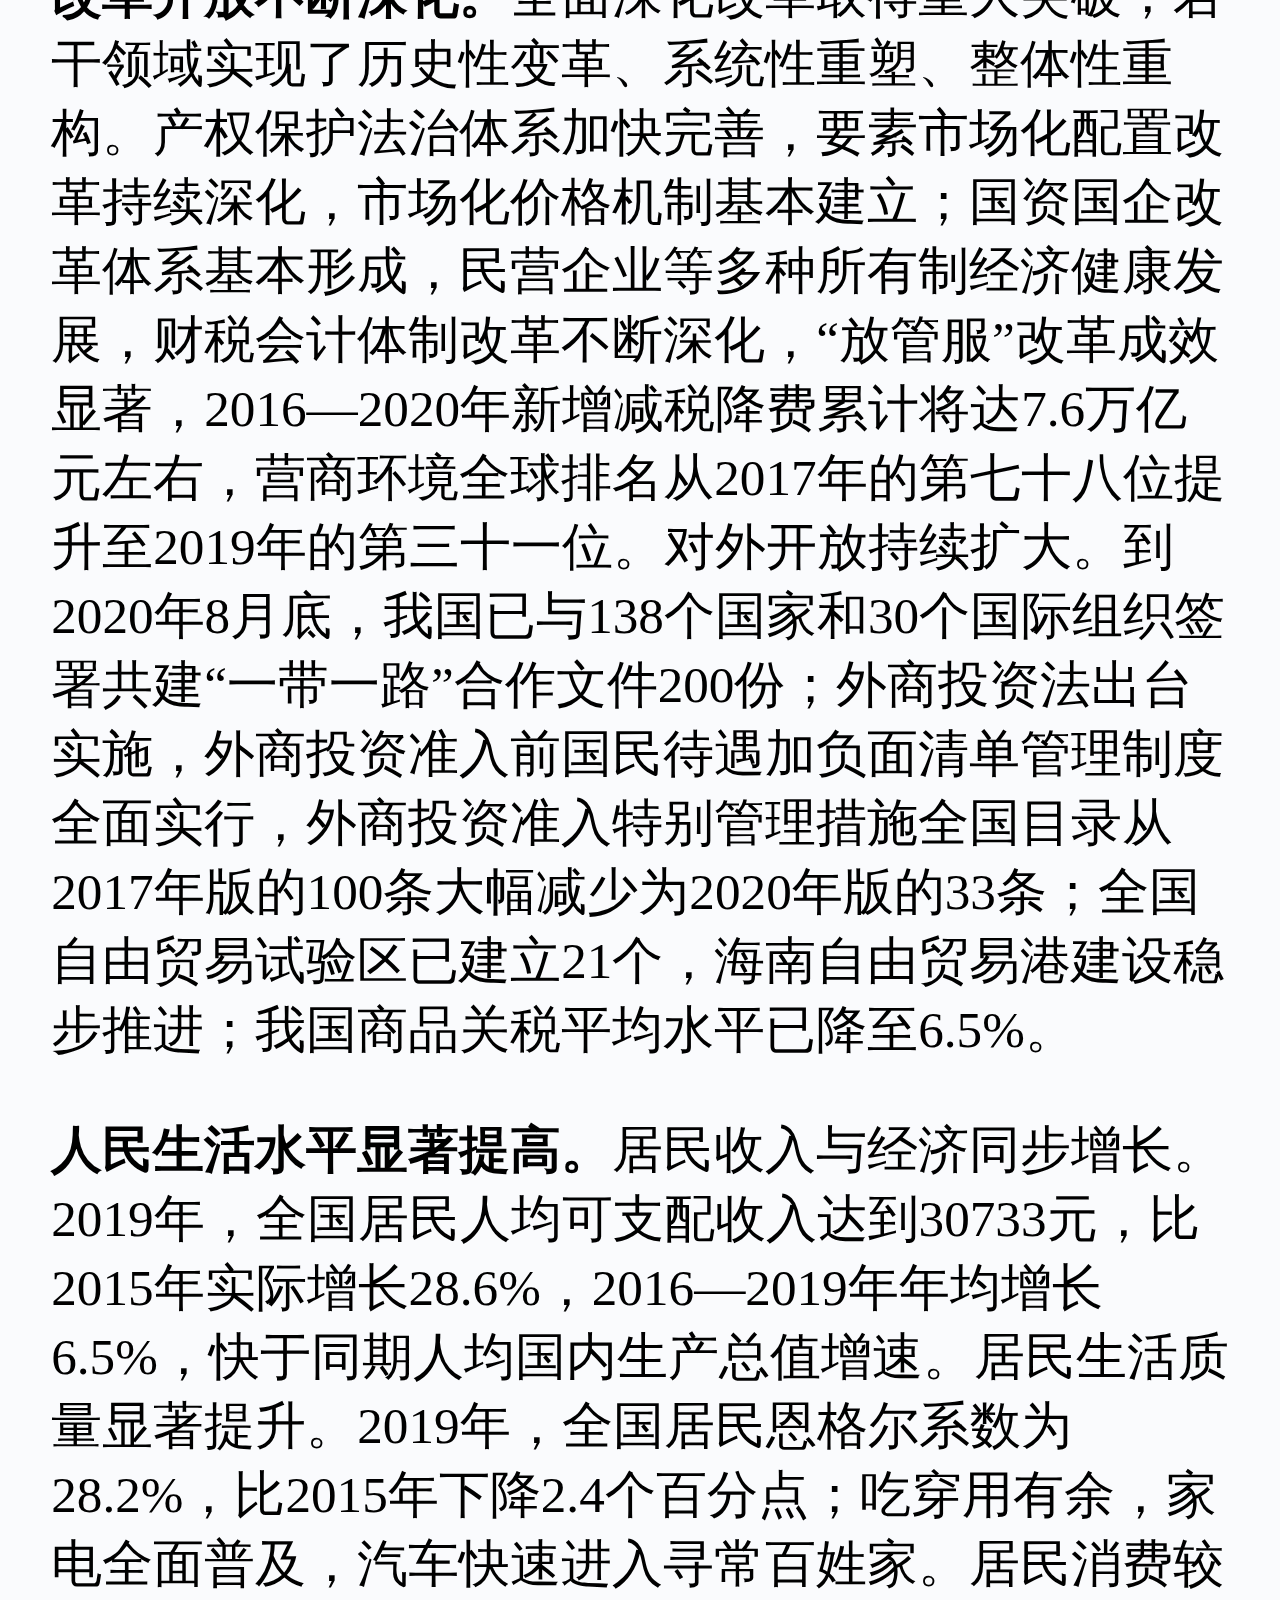
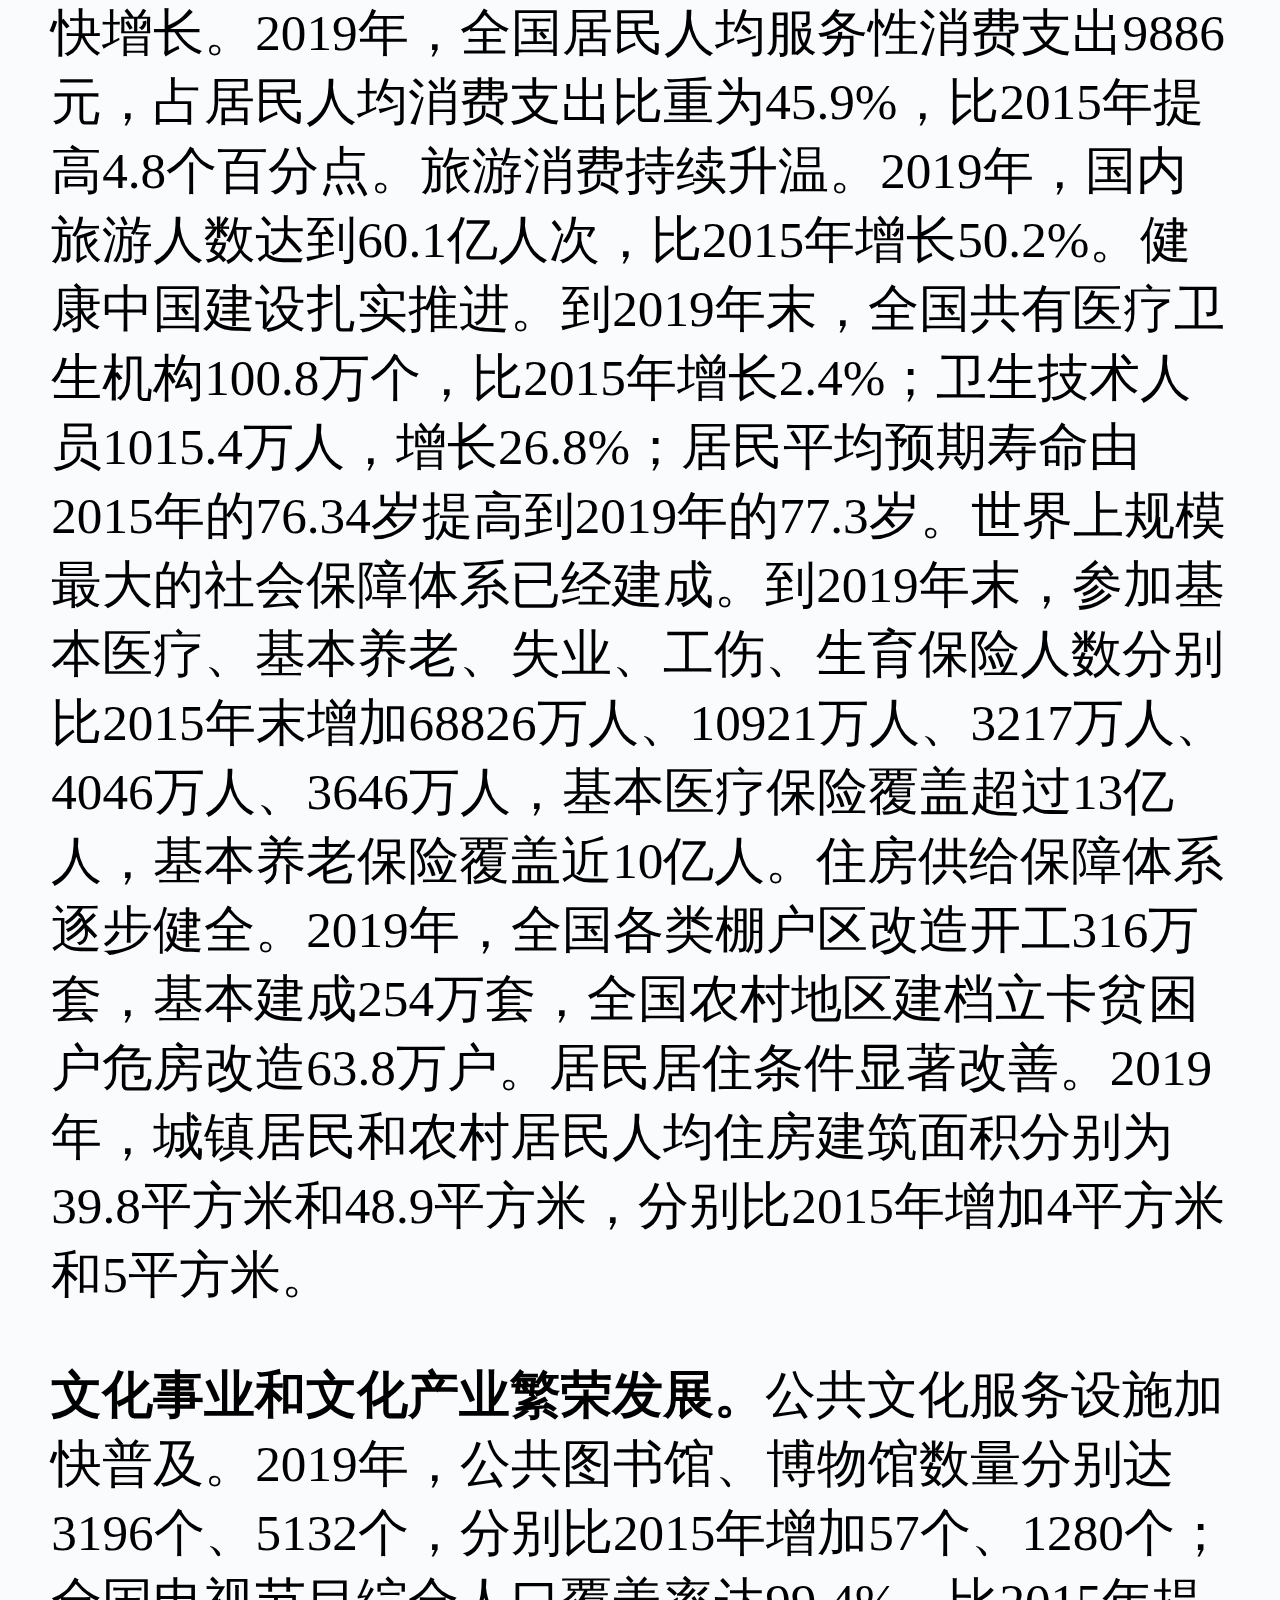
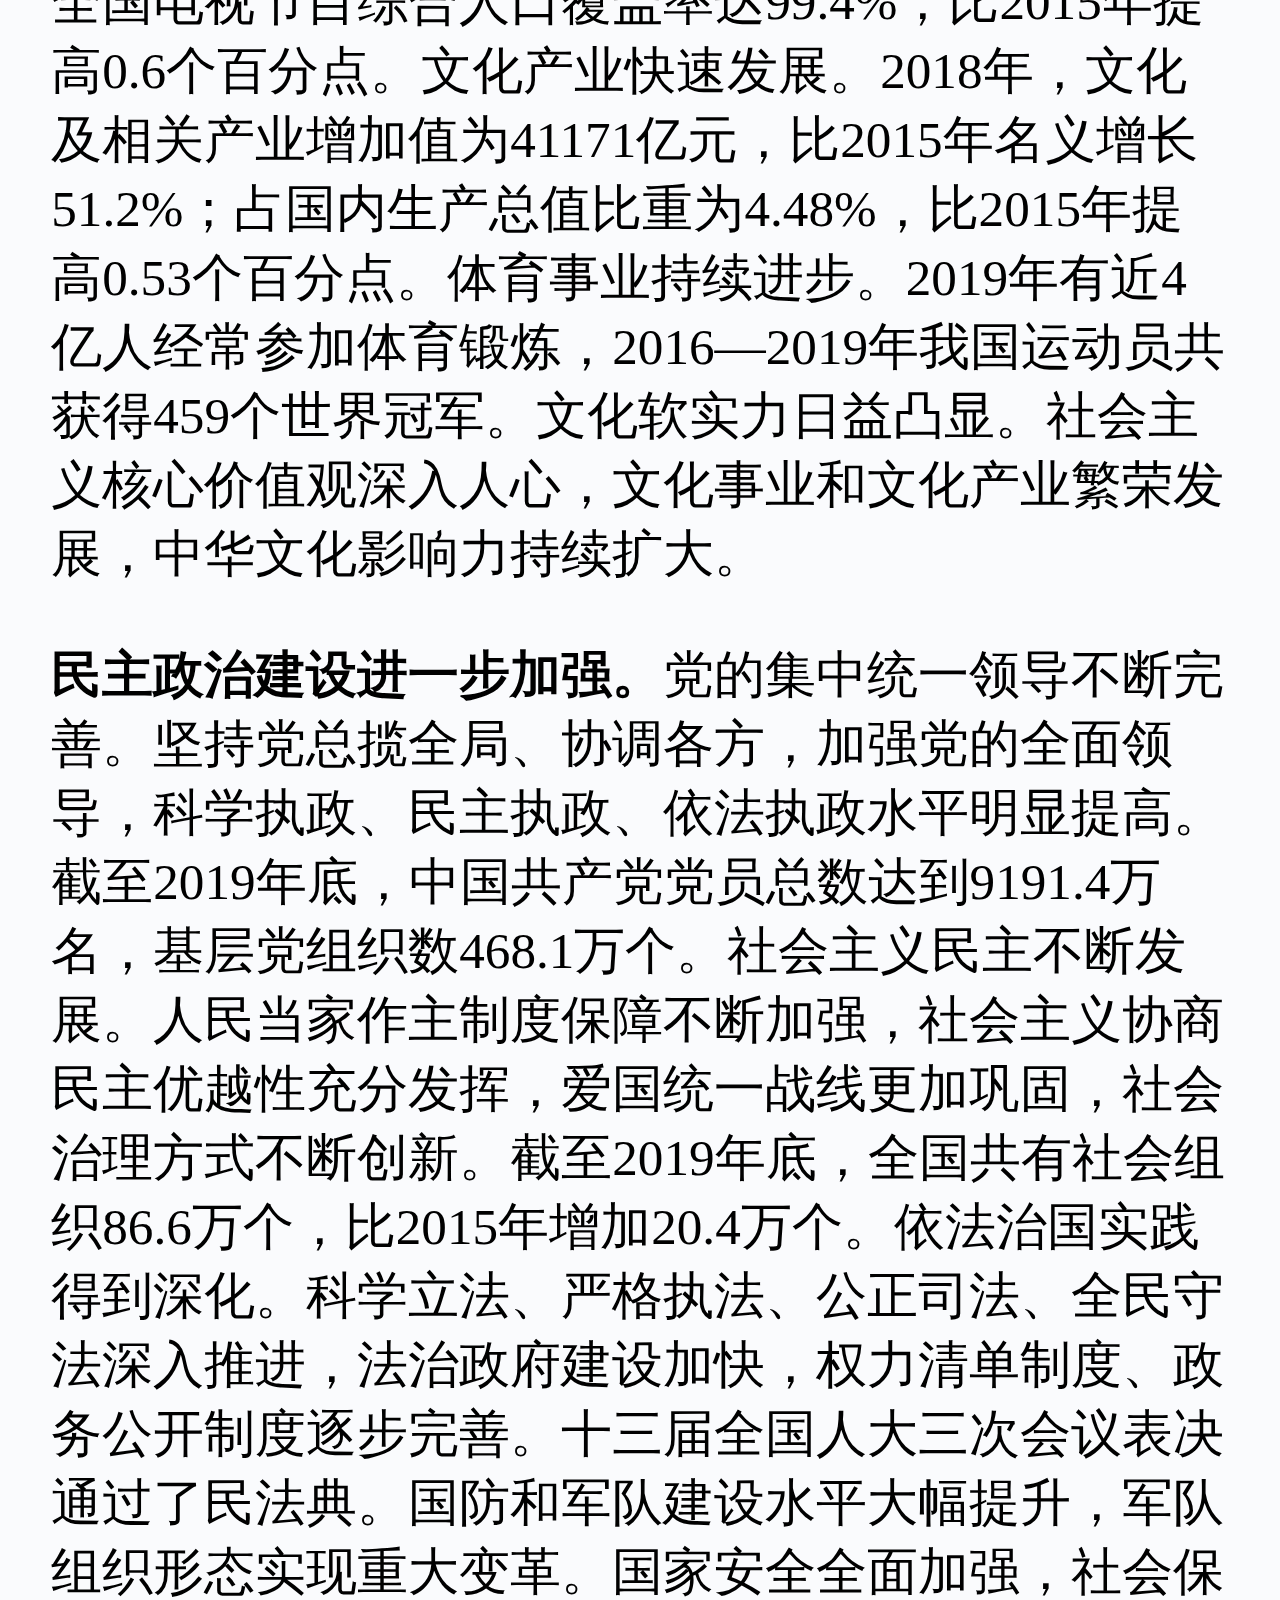
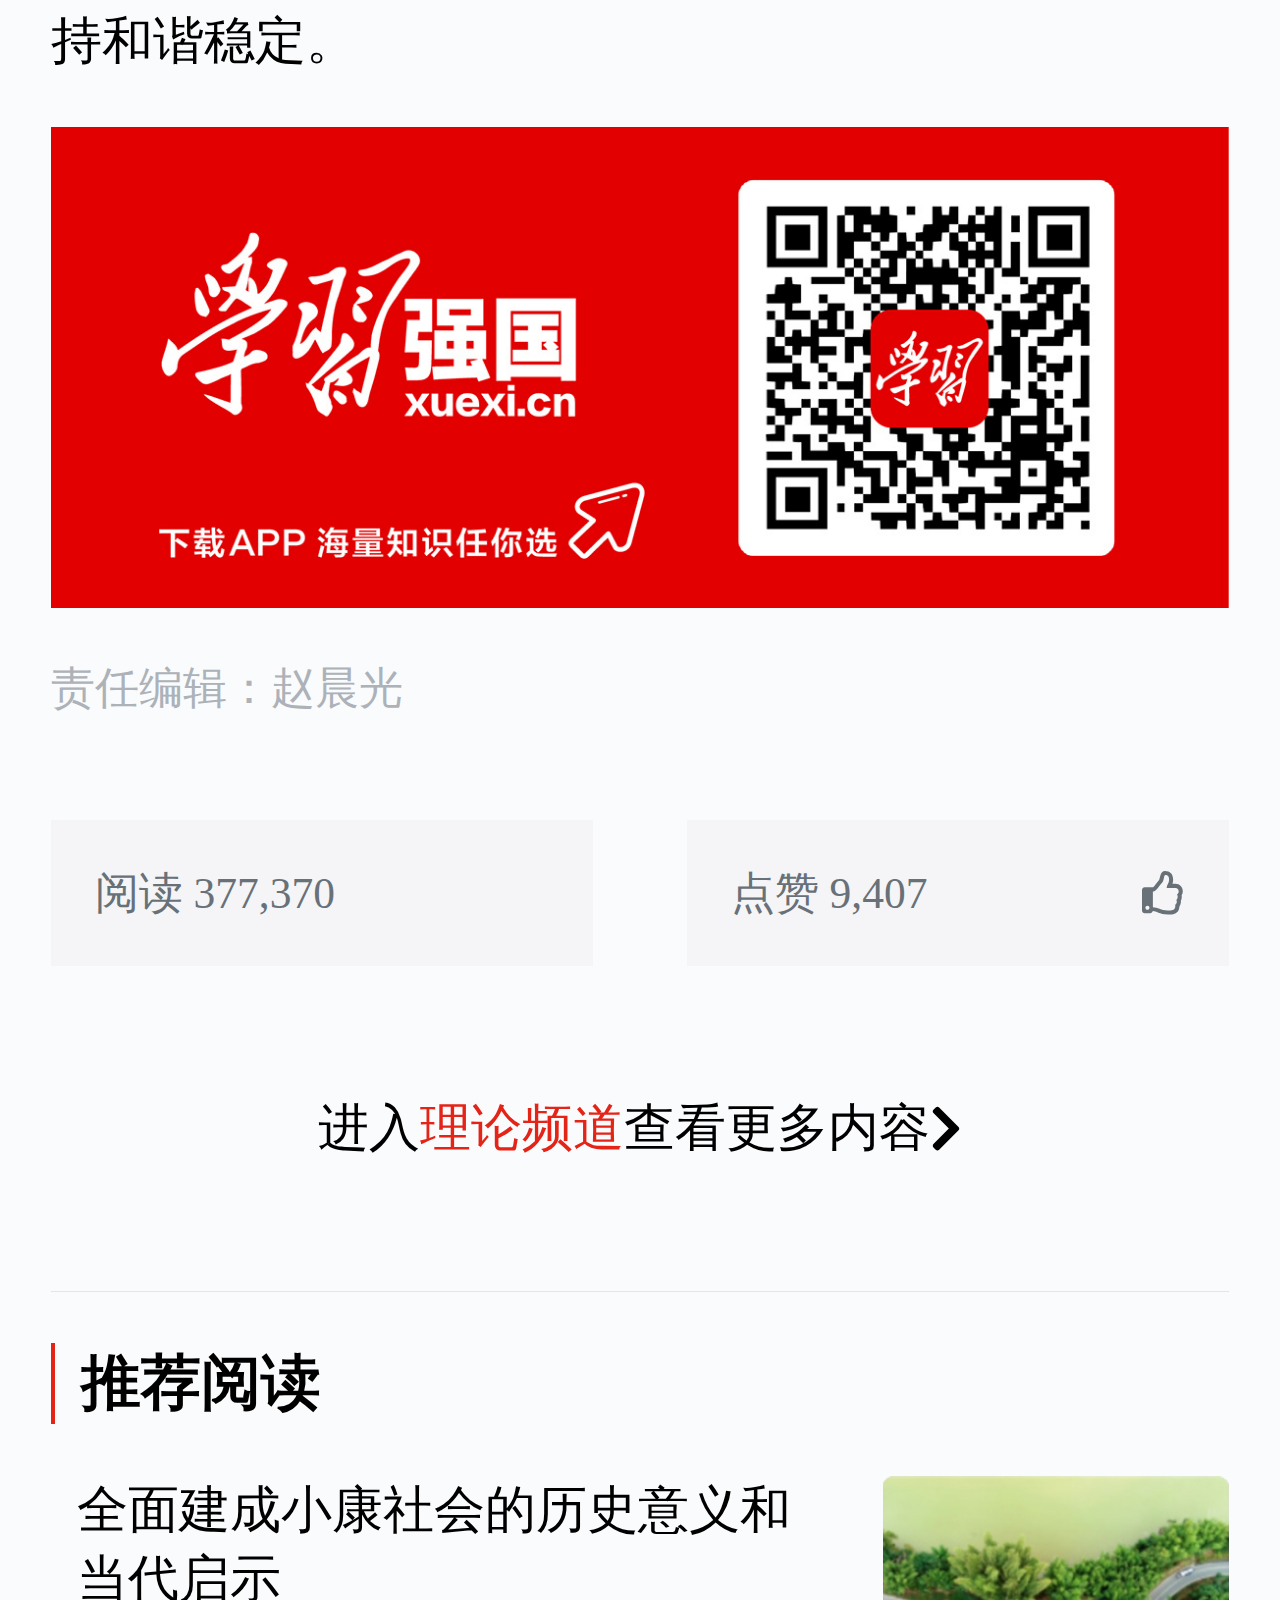
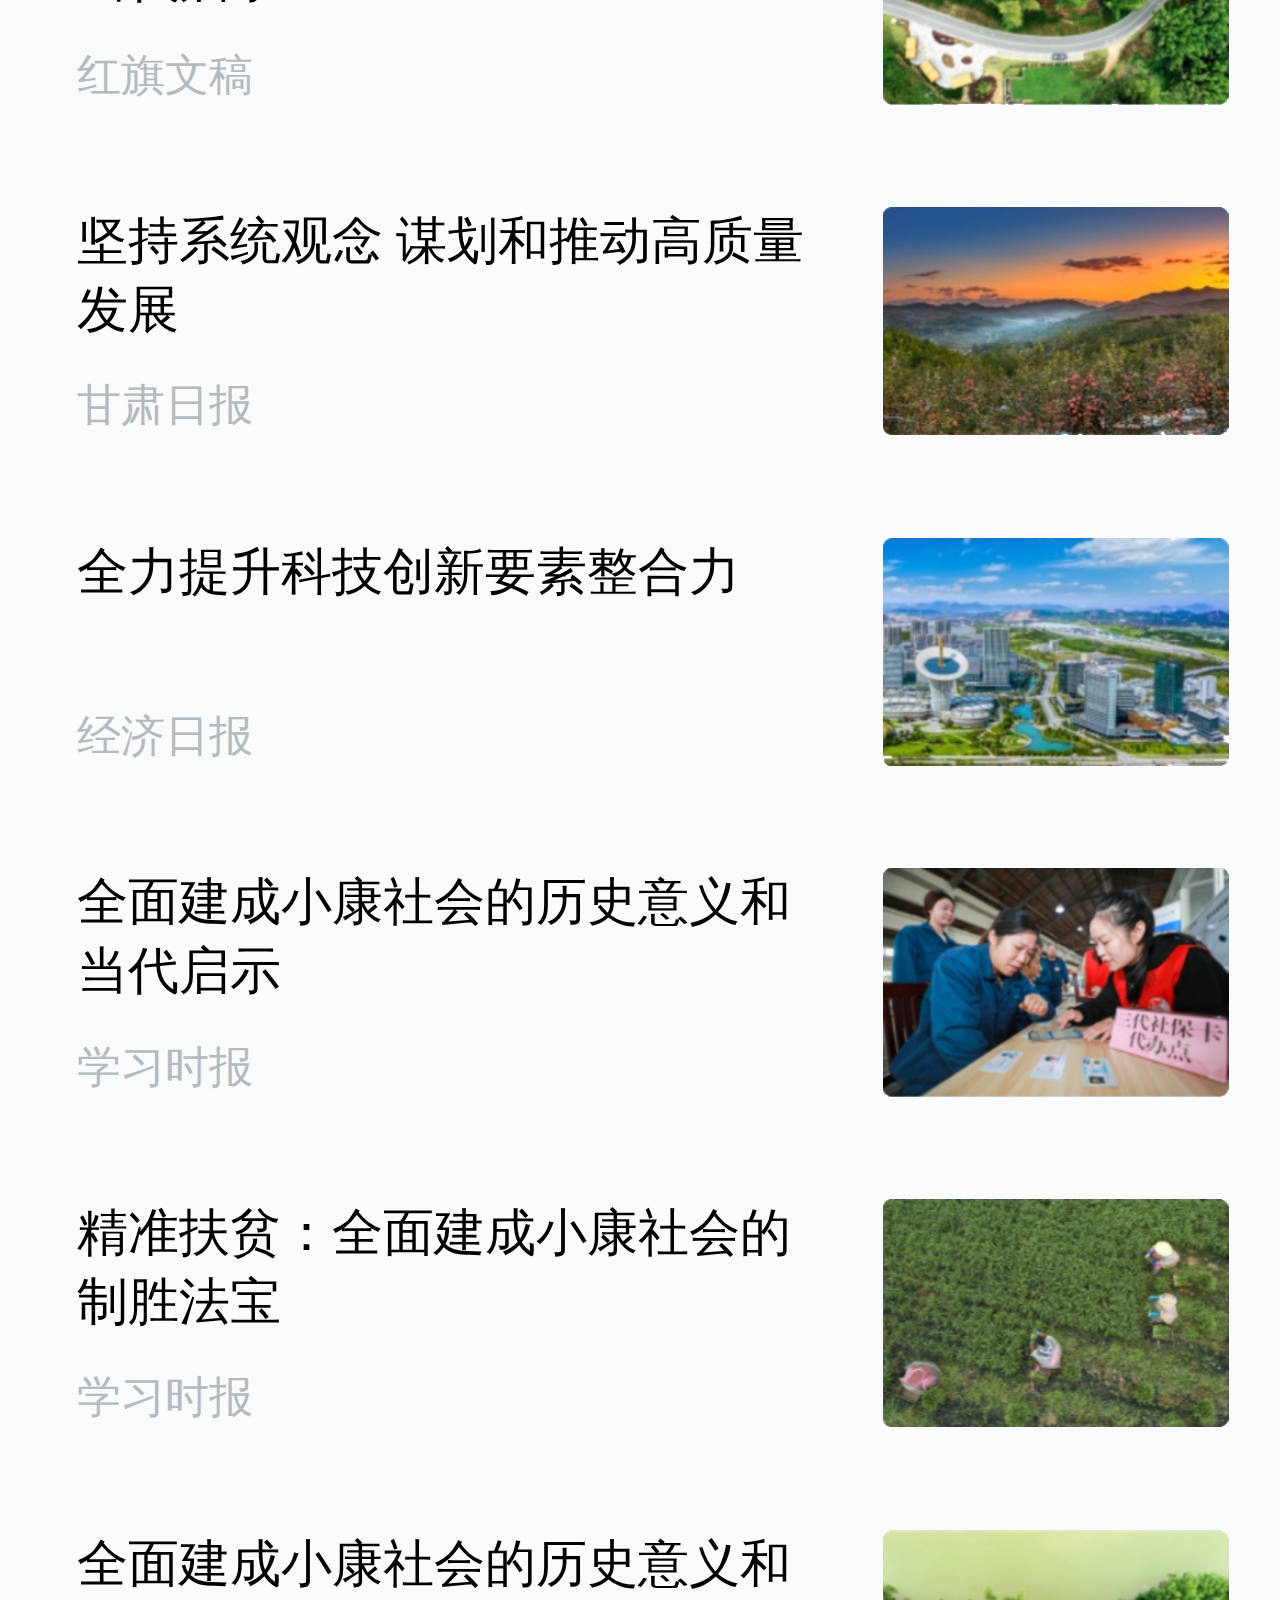
<file: detail.html>
<!DOCTYPE html>
<html lang="en" xmlns="http://www.w3.org/1999/html">
<head>
    <meta charset="UTF-8">
    <meta name="viewport" content="width=device-width, initial-scale=1.0, maximum-scale=1.0, user-scalable=0">
    <link rel="stylesheet" href="css/common.css">
    <link rel="stylesheet" href="css/detail.css">
    <script defer src="js/all.min.js"></script>
    <title>学习强国</title>
</head>
<body>
    <header class="top-nav">
        <a href="index.html">
            <i class="fas fa-chevron-left top-nav-icon"></i>
        </a>

        <div class="top-nav-menu">
            <i class="fas fa-volume-down top-nav-icon"></i>
            <i class="fas fa-ellipsis-h top-nav-icon"></i>
        </div>
    </header>

    <div class="container">
        <div class="brand">
            <svg class="icon" aria-hidden="true">
                <use xlink:href="#icon-01-xuexiqiangguo-03-01"></use>
            </svg>
        </div>

        <p class="release">2020年12月7日</p>

        <div class="divider"></div>

        <h2 class="title">决胜全面建成小康社会取得决定性成就</h2>
        <div class="subtitle">
            <p>来源：人民日报</p>
            <p>作者：宁吉喆</p>
        </div>
        <section>
            “十三五”时期是全面建成小康社会决胜阶段。面对错综复杂的国际形势、艰巨繁重的国内改革发展稳定任务特别是新冠肺炎疫情严重冲击，以习近平同志为核心的党中央团结带领全党全国各族人民砥砺前行、开拓创新，奋发有为推进党和国家各项事业。全面深化改革取得重大突破，全面依法治国取得重大进展，全面从严治党取得重大成果，国家治理体系和治理能力现代化加快推进，中国共产党领导和我国社会主义制度优势进一步彰显，经济实力、科技实力、综合国力跃上新的大台阶，决胜全面建成小康社会取得决定性成就。
        </section>
        <section>
            <b>经济实力大幅跃升。</b>经济运行总体平稳。2019年，我国国内生产总值为990865亿元，占全球国内生产总值的比重超过16%，稳居世界第二位。2016—2019年，国内生产总值年均实际增长6.7%，在世界主要经济体中名列前茅。2019年，人均国内生产总值按年平均汇率折算达到10276美元，稳居上中等收入国家行列。社会生产力水平进一步提高。2016—2019年粮食产量连续5年稳定在6.5亿吨以上，2020年预计也将超过6.5亿吨，制造业增加值连续10年居世界首位，220多种工业产品产量居世界第一。2019年，全员劳动生产率比2015年提高29.1%。国际影响力进一步提高。2016—2019年，我国对世界经济增长的年均贡献率近30%，继续担当世界经济增长的火车头。
        </section>
        <section>
            <b>经济结构持续优化。</b>超大规模市场优势显现。2019年，社会消费品零售总额达到40.8万亿元，比2015年增长42.4%。2016—2019年，最终消费支出对经济增长的年均贡献率为61.9%，高于资本形成总额23.1个百分点。重点领域投资持续较快增长。2016—2019年，高技术产业投资、农业投资、社会领域投资年均分别增长16%、15.2%和15.4%。产业结构优化升级。2019年，装备制造业和高技术产业增加值占规模以上工业增加值的比重分别为32.5%和14.4%，比2015年提高0.7和2.6个百分点。数字经济、平台经济蓬勃兴起，第三产业成为经济增长“新引擎”。2019年，服务业增加值占国内生产总值比重达53.9%，比2015年提高3.1个百分点。区域协调发展呈现新格局。东中西和东北“四大板块”联动发展，京津冀协同发展、长江经济带发展、粤港澳大湾区建设、长三角一体化发展、黄河流域生态保护和高质量发展等重大区域协调发展战略加快落实。新型城镇化稳步推进。到2019年末，常住人口城镇化率达60.6%，比2015年提高4.5个百分点。基础设施日益完善。到2019年末，铁路营业总里程达14万公里，比2015年增长15.7%，其中高速铁路达3.5万公里，增长78.4%，占世界高铁总量60%以上。高速公路里程达15万公里，增长21.1%。2019年，固定互联网宽带接入用户44928万户，比2015年增长73.2%。发电装机容量20.1亿千瓦，增长31.8%。农田有效灌溉面积超过10亿亩，“十三五”规划确定的172项重大水利工程项目大部分已开工。
        </section>
        <section>
            <b>科技创新作用凸显。</b>研发投入持续扩大。2019年，我国研发（R&D）经费支出22144亿元，比2015年增长56.3%；研发经费投入强度达2.23%，比2015年提高0.17个百分点，达到中等发达国家水平；科技进步贡献率达到59.5%。科技创新硕果累累。在一些基础和前沿领域取得一大批标志性成果，若干领域实现从“跟跑”到“并跑”“领跑”的跃升；知识产权产出居世界前列，2019年受理境内外专利申请438万件，比2015年增长56.5%。新产业新业态新产品茁壮成长。2016—2019年，规模以上工业中的战略性新兴产业增加值年均增长10.4%。2019年，实物商品网上零售额85239亿元，比2015年增长1.6倍，占社会消费品零售总额比重达20.7%。2019年，我国创新指数位居世界第十四位，保持上升势头。教育水平跃居世界中上行列。劳动年龄人口平均受教育年限由2015年的10.23年提高至2019年的10.72年，基础教育巩固发展，高等教育进入普及化阶段。
        </section>
        <section>
            <b>脱贫攻坚成果举世瞩目。</b>我们如期完成了新时代脱贫攻坚目标任务，现行标准下农村贫困人口全部脱贫，贫困县全部摘帽，消除了绝对贫困和区域性整体贫困，近1亿贫困人口实现脱贫，取得了令全世界刮目相看的重大胜利。贫困群众收入水平大幅提高。2015—2019年，贫困地区农民人均可支配收入由7653元增加到11567元，2016—2019年年均增长8.5%，比同期全国农民人均可支配收入增速高1.9个百分点。贫困地区生产生活条件明显改善。具备条件的建制村全部通硬化路，村村都有卫生室和村医，10.8万所义务教育薄弱学校的办学条件得到改善，农网供电可靠率达到99%，深度贫困地区贫困村通宽带比例达到98%。到2019年末，已累计支持733万户建档立卡贫困户实施农村危房改造。贫困地区经济社会发展明显加快。地方特色产业不断壮大，退耕还林还草建设显著加强，贫困地区经济活力和发展后劲明显增强，基本公共服务日益完善，生态环境明显改善。
        </section>
        <section>
            <b>生态环境明显改善。</b>能源消费结构不断优化。2019年，天然气、水电、风电、核电等清洁能源消费占能源消费总量的比重为23.4%，比2015年提高5.6个百分点；单位国内生产总值能耗比2015年下降13.2%。污染防治力度加大。2019年，全国337个地级及以上城市空气质量平均优良天数比例为82%，细颗粒物（PM2.5）未达标地级及以上城市年平均浓度40微克/立方米，比2015年下降23.1%，地表水达到或好于三类水体比例为74.9%，比2015年提高8.9个百分点。生态保护修复全面加强。到2019年末，全国共有国家级自然保护区474个。2016—2019年，累计完成造林面积2957万公顷。森林覆盖率为22.96%，比第八次全国森林资源清查（2009—2013年）提高1.33个百分点。
        </section>
        <section>
            <b>改革开放不断深化。</b>全面深化改革取得重大突破，若干领域实现了历史性变革、系统性重塑、整体性重构。产权保护法治体系加快完善，要素市场化配置改革持续深化，市场化价格机制基本建立；国资国企改革体系基本形成，民营企业等多种所有制经济健康发展，财税会计体制改革不断深化，“放管服”改革成效显著，2016—2020年新增减税降费累计将达7.6万亿元左右，营商环境全球排名从2017年的第七十八位提升至2019年的第三十一位。对外开放持续扩大。到2020年8月底，我国已与138个国家和30个国际组织签署共建“一带一路”合作文件200份；外商投资法出台实施，外商投资准入前国民待遇加负面清单管理制度全面实行，外商投资准入特别管理措施全国目录从2017年版的100条大幅减少为2020年版的33条；全国自由贸易试验区已建立21个，海南自由贸易港建设稳步推进；我国商品关税平均水平已降至6.5%。
        </section>
        <section>
            <b>人民生活水平显著提高。</b>居民收入与经济同步增长。2019年，全国居民人均可支配收入达到30733元，比2015年实际增长28.6%，2016—2019年年均增长6.5%，快于同期人均国内生产总值增速。居民生活质量显著提升。2019年，全国居民恩格尔系数为28.2%，比2015年下降2.4个百分点；吃穿用有余，家电全面普及，汽车快速进入寻常百姓家。居民消费较快增长。2019年，全国居民人均服务性消费支出9886元，占居民人均消费支出比重为45.9%，比2015年提高4.8个百分点。旅游消费持续升温。2019年，国内旅游人数达到60.1亿人次，比2015年增长50.2%。健康中国建设扎实推进。到2019年末，全国共有医疗卫生机构100.8万个，比2015年增长2.4%；卫生技术人员1015.4万人，增长26.8%；居民平均预期寿命由2015年的76.34岁提高到2019年的77.3岁。世界上规模最大的社会保障体系已经建成。到2019年末，参加基本医疗、基本养老、失业、工伤、生育保险人数分别比2015年末增加68826万人、10921万人、3217万人、4046万人、3646万人，基本医疗保险覆盖超过13亿人，基本养老保险覆盖近10亿人。住房供给保障体系逐步健全。2019年，全国各类棚户区改造开工316万套，基本建成254万套，全国农村地区建档立卡贫困户危房改造63.8万户。居民居住条件显著改善。2019年，城镇居民和农村居民人均住房建筑面积分别为39.8平方米和48.9平方米，分别比2015年增加4平方米和5平方米。
        </section>
        <section>
            <b>文化事业和文化产业繁荣发展。</b>公共文化服务设施加快普及。2019年，公共图书馆、博物馆数量分别达3196个、5132个，分别比2015年增加57个、1280个；全国电视节目综合人口覆盖率达99.4%，比2015年提高0.6个百分点。文化产业快速发展。2018年，文化及相关产业增加值为41171亿元，比2015年名义增长51.2%；占国内生产总值比重为4.48%，比2015年提高0.53个百分点。体育事业持续进步。2019年有近4亿人经常参加体育锻炼，2016—2019年我国运动员共获得459个世界冠军。文化软实力日益凸显。社会主义核心价值观深入人心，文化事业和文化产业繁荣发展，中华文化影响力持续扩大。
        </section>
        <section>
            <b>民主政治建设进一步加强。</b>党的集中统一领导不断完善。坚持党总揽全局、协调各方，加强党的全面领导，科学执政、民主执政、依法执政水平明显提高。截至2019年底，中国共产党党员总数达到9191.4万名，基层党组织数468.1万个。社会主义民主不断发展。人民当家作主制度保障不断加强，社会主义协商民主优越性充分发挥，爱国统一战线更加巩固，社会治理方式不断创新。截至2019年底，全国共有社会组织86.6万个，比2015年增加20.4万个。依法治国实践得到深化。科学立法、严格执法、公正司法、全民守法深入推进，法治政府建设加快，权力清单制度、政务公开制度逐步完善。十三届全国人大三次会议表决通过了民法典。国防和军队建设水平大幅提升，军队组织形态实现重大变革。国家安全全面加强，社会保持和谐稳定。
        </section>

        <img class="ads" src="images/ads/01.jpg" alt="">

        <div class="subtitle">
            <p>责任编辑：赵晨光</p>
        </div>

        <div class="data">
            <div class="read-data">
                <span>阅读 377,370</span>
            </div>

            <div class="like-data">
                <span>点赞 9,407</span>
                <i class="far fa-thumbs-up"></i>
            </div>
        </div>

        <div class="more">
            <p>进入<span>理论频道</span>查看更多内容</p> <i class="fas fa-chevron-right"></i>
        </div>

        <h3 style="border-left: 4px solid #e42417; padding: 0 .5rem">推荐阅读</h3>
        <div class="recommend">
            <div class="recommend-card">
                <div class="recommend-card-body">
                    <p class="recommend-card-title">全面建成小康社会的历史意义和当代启示</p>
                    <p class="recommend-card-subtitle">红旗文稿</p>
                </div>
                <img class="recommend-card-image" src="images/recommend/01.png" alt="">
            </div>
            <div class="recommend-card">
                <div class="recommend-card-body">
                    <p class="recommend-card-title">坚持系统观念 谋划和推动高质量发展</p>
                    <p class="recommend-card-subtitle">甘肃日报</p>
                </div>
                <img class="recommend-card-image" src="images/recommend/02.png" alt="">
            </div>
            <div class="recommend-card">
                <div class="recommend-card-body">
                    <p class="recommend-card-title">全力提升科技创新要素整合力</p>
                    <p class="recommend-card-subtitle">经济日报</p>
                </div>
                <img class="recommend-card-image" src="images/recommend/03.png" alt="">
            </div>
            <div class="recommend-card">
                <div class="recommend-card-body">
                    <p class="recommend-card-title">全面建成小康社会的历史意义和当代启示</p>
                    <p class="recommend-card-subtitle">学习时报</p>
                </div>
                <img class="recommend-card-image" src="images/recommend/04.png" alt="">
            </div>
            <div class="recommend-card">
                <div class="recommend-card-body">
                    <p class="recommend-card-title">精准扶贫：全面建成小康社会的制胜法宝</p>
                    <p class="recommend-card-subtitle">学习时报</p>
                </div>
                <img class="recommend-card-image" src="images/recommend/05.png" alt="">
            </div>
        </div>
        <h3 style="border-left: 4px solid #e42417; padding: 0 .5rem">观点</h3>
        <div class="comment">
            <div class="comment-card">
                <img class="comment-card-image" src="images/头像.png" alt="">
                <div class="comment-card-body">
                    <p class="comment-card-user" style="">陈志伟</p>
                    <p class="comment-card-content">美好生活</p>
                    <p class="comment-card-release">11小时前·回复</p>
                </div>
                <div class="comment-card-like">
                    <p>1383 </p>
                    <i class="far fa-thumbs-up"></i>
                </div>
            </div>
        </div>
    </div>

    <footer class="bottom-nav">
        <input type="text" placeholder="欢迎发表你的观点">
        <i class="far fa-comment-dots bottom-nav-icon"></i>
        <i class="far fa-star bottom-nav-icon"></i>
        <i class="far fa-share-square bottom-nav-icon"></i>
    </footer>

    <script src="js/iconfont.js"></script>
    <script src="js/detail.js"></script>
</body>
</html>
</file>
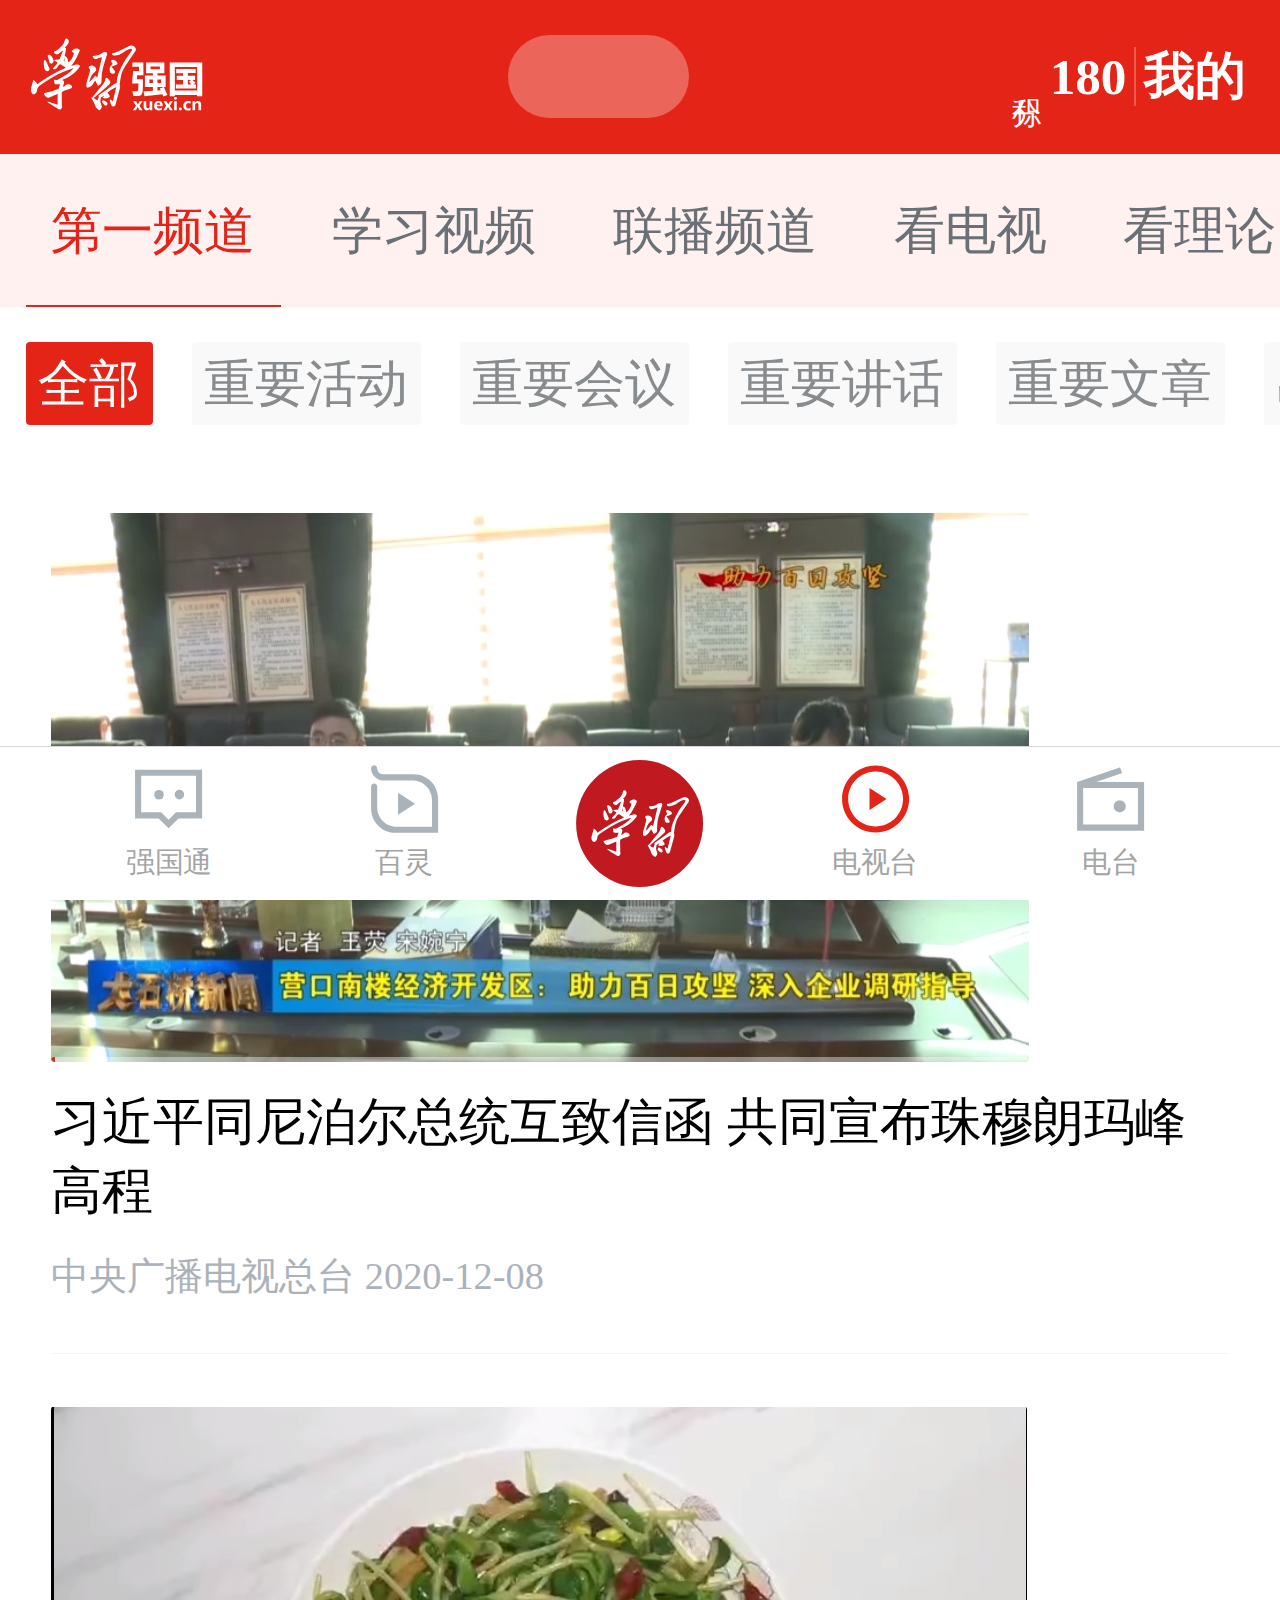
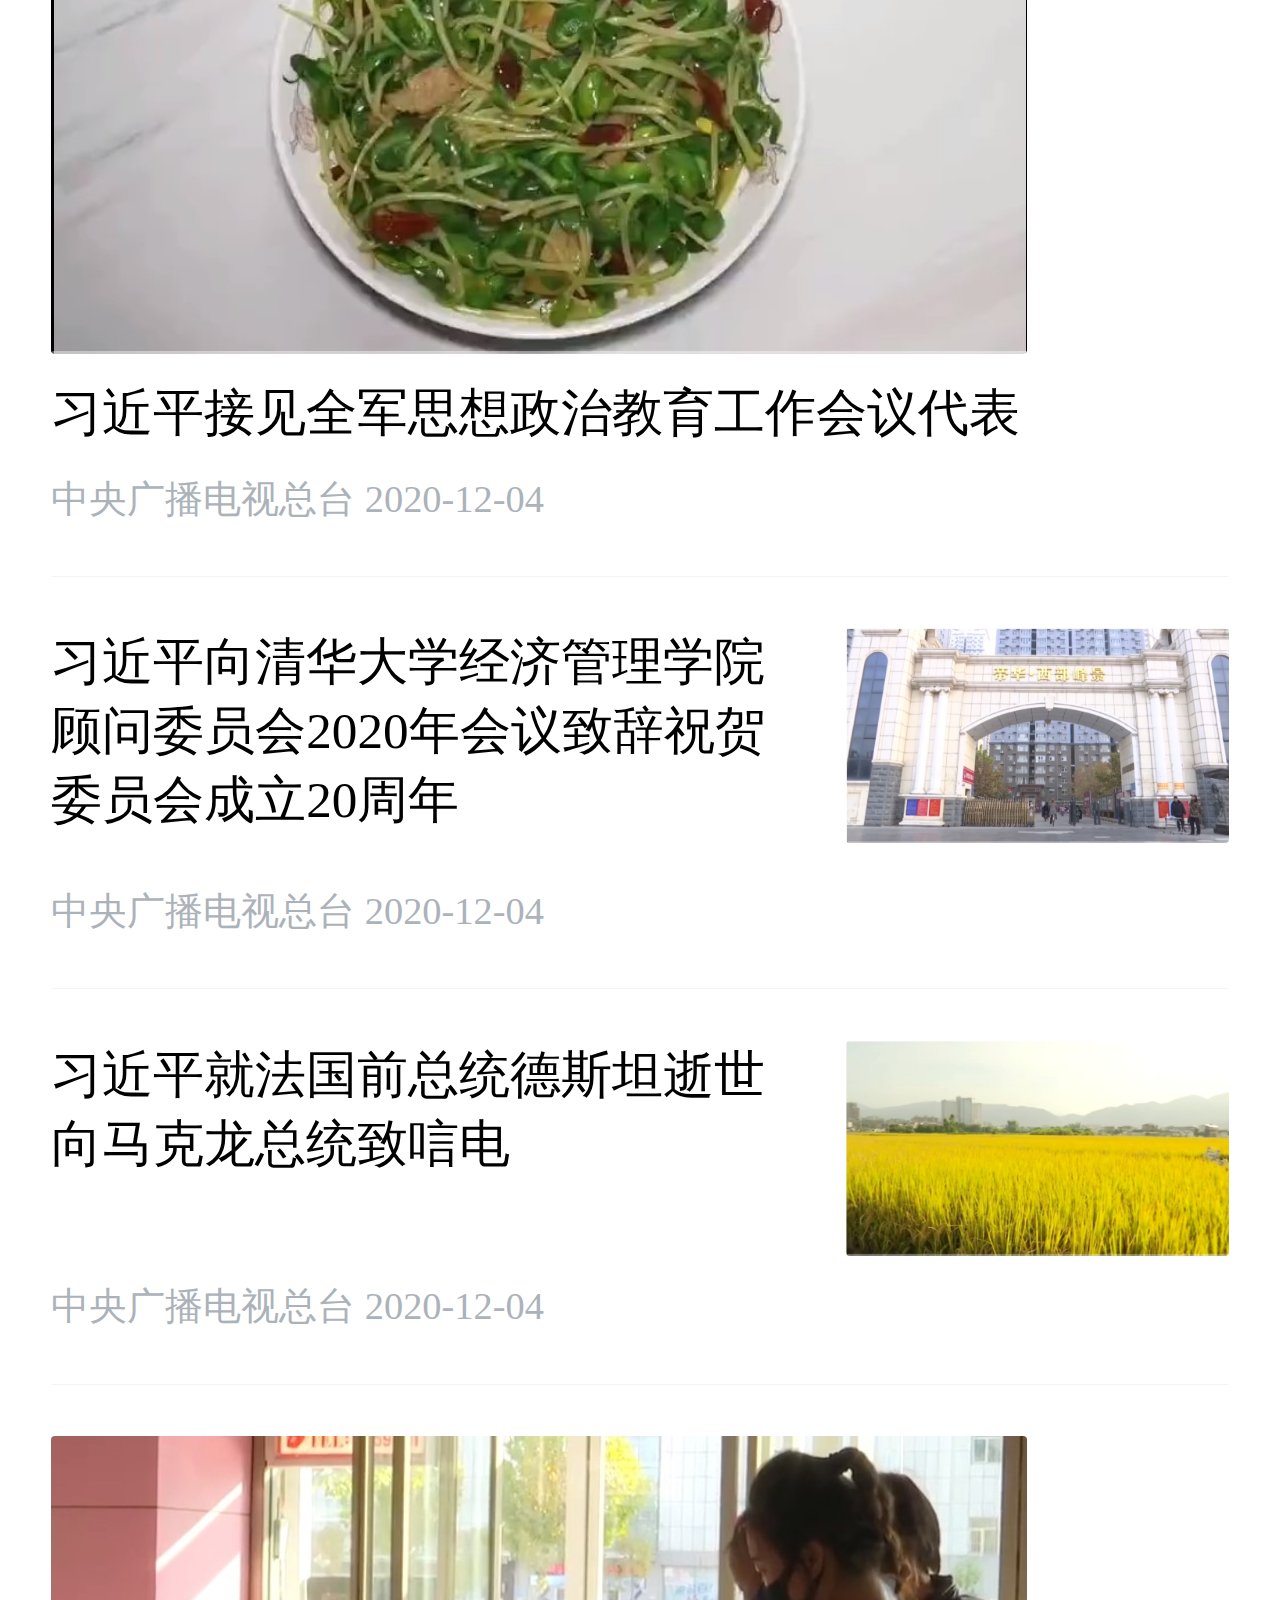
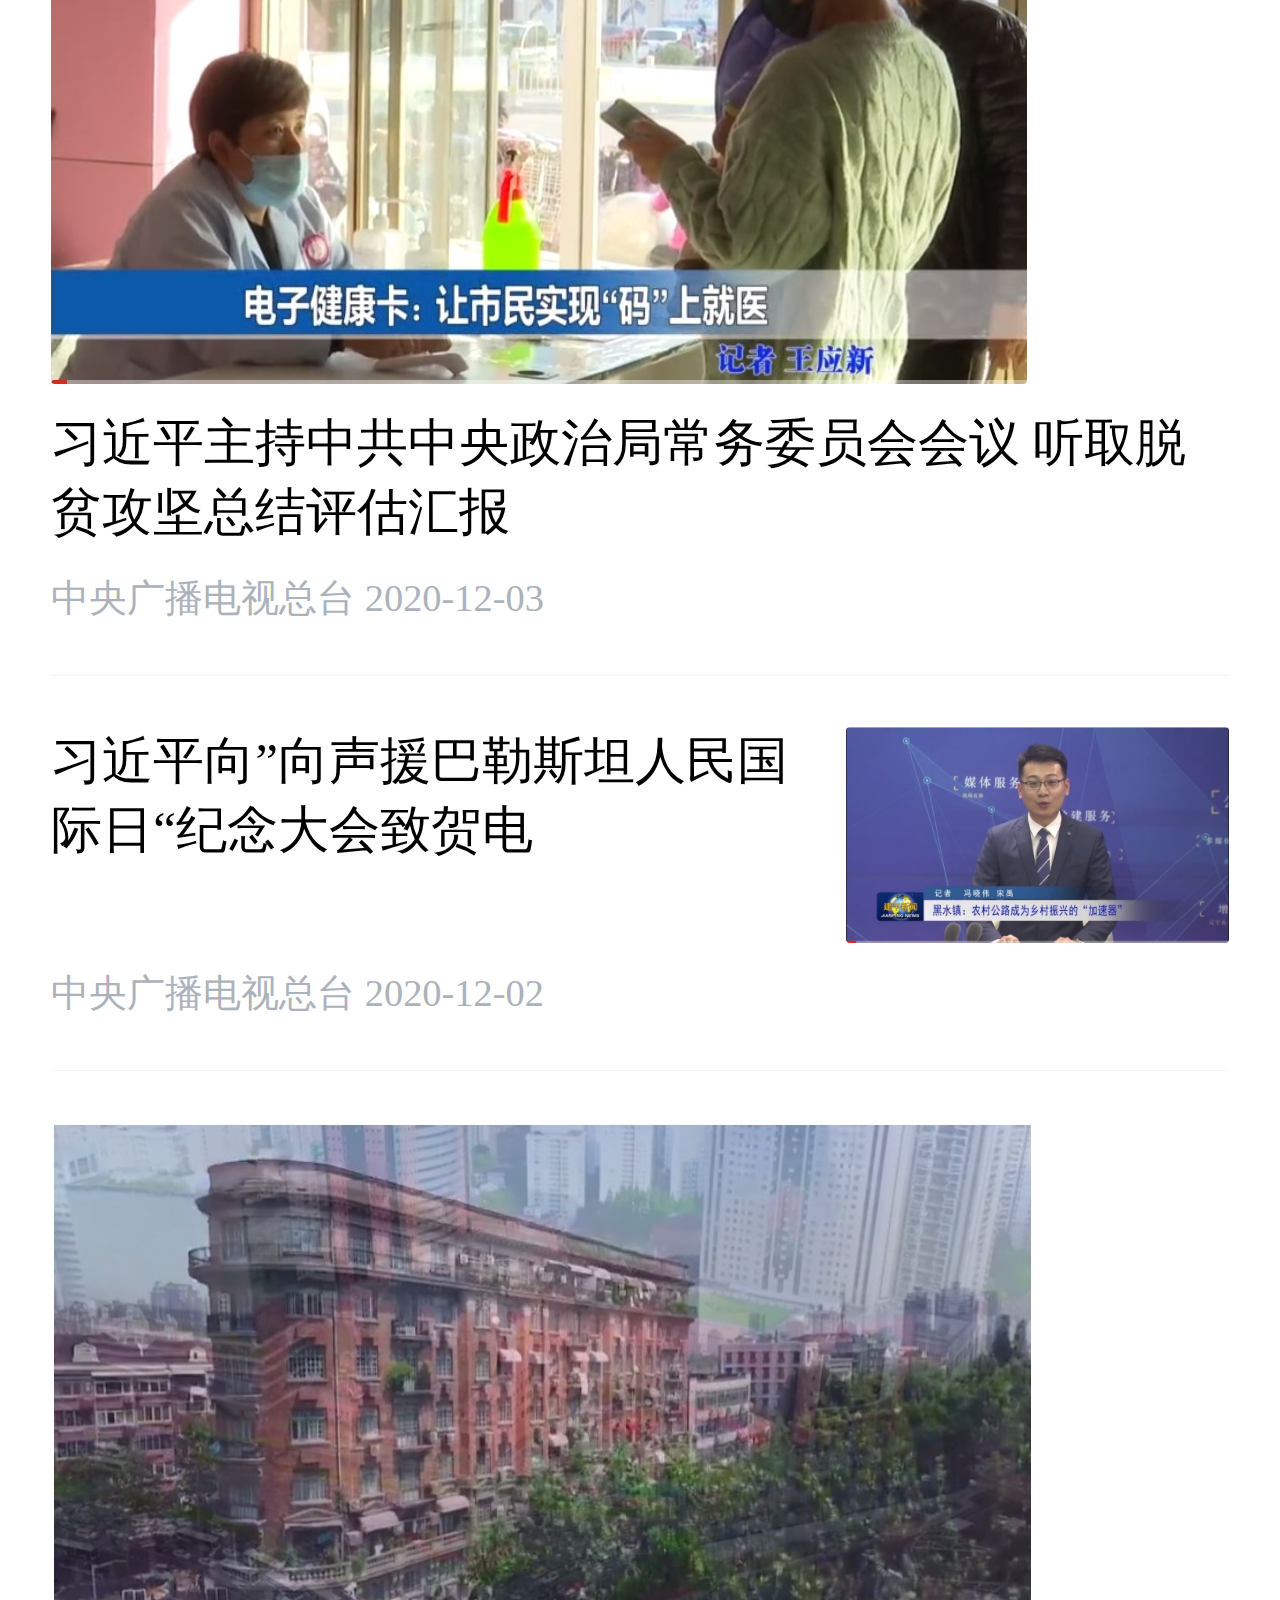
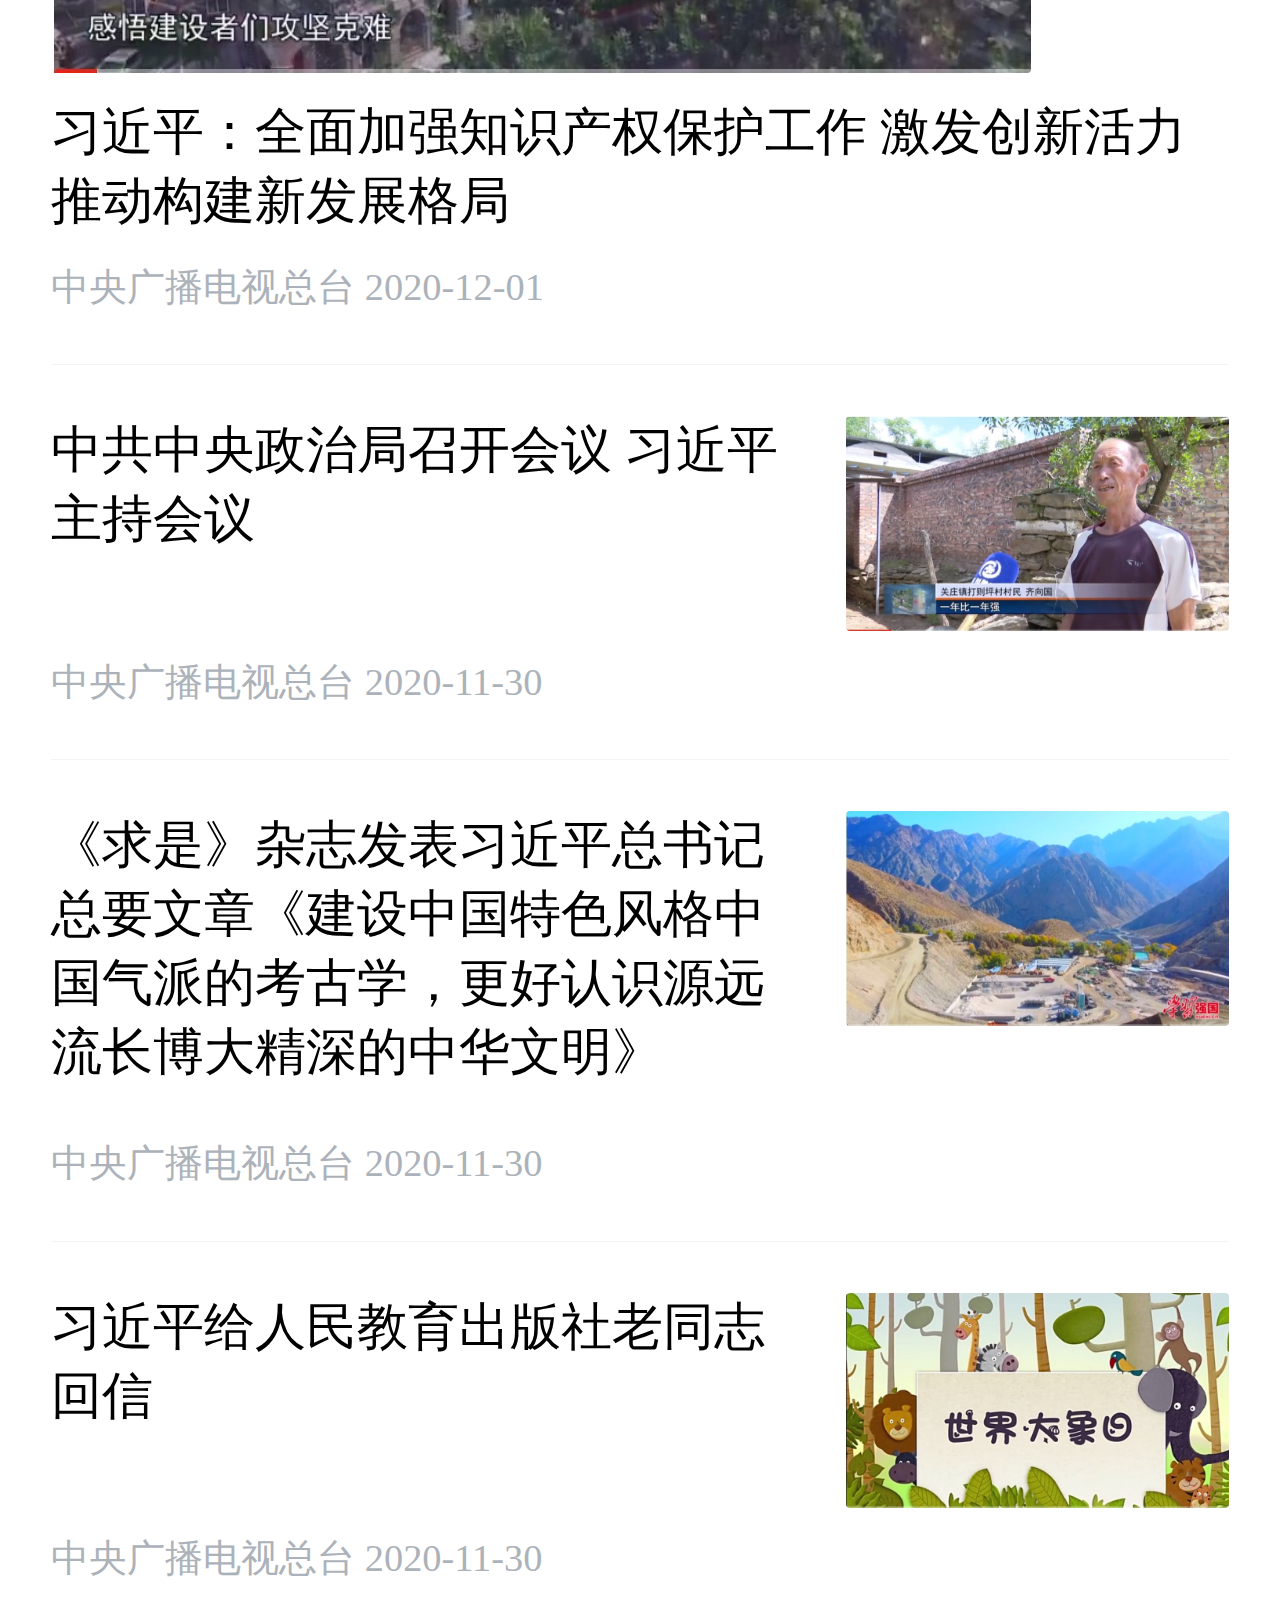
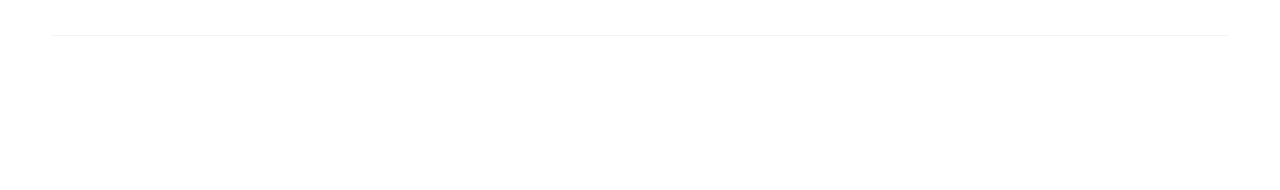
<file: dst.html>
<!DOCTYPE html>
<html lang="en">
<head>
    <meta charset="UTF-8">
    <meta name="viewport" content="width=device-width, initial-scale=1.0, maximum-scale=1.0, user-scalable=0">
    <link rel="stylesheet" href="css/common.css">
    <link rel="stylesheet" href="css/dst.css">
    <title>学习强国</title>
</head>
<body>
    <header>
        <svg class="icon nav-icon" aria-hidden="true" style="color: #ffffff">
            <use xlink:href="#icon-01-xuexiqiangguo-03-01"></use>
        </svg>

        <input type="text" class="nav-search">

        <div class="" style="display: flex; align-items: center">
            <div style="border-right: 2px solid rgb(238,88,78); padding: 0 8px; display: flex; align-items: center">
                <span style="color: #ffffff; font-size: 0.7rem; transform: scale(0.8);writing-mode : tb;">积分</span>
                <span style="color: #ffffff; font-weight: bold">180</span>
            </div>

            <a href="wd.html" style="color: #ffffff; font-weight: bold; padding: 0 8px">我的</a>
        </div>
    </header>

    <div class="tab">
            <span class="tab-link active">第一频道</span>
            <span class="tab-link">学习视频</span>
            <span class="tab-link">联播频道</span>
            <span class="tab-link">看电视</span>
            <span class="tab-link">看理论</span>
            <span class="tab-link">看党史</span>
            <span class="tab-link">看教育</span>
            <span class="tab-link">看慕课</span>
            <span class="tab-link">看人物</span>
            <span class="tab-link">看文艺</span>
            <span class="tab-link">看科技</span>
            <span class="tab-link">看自然</span>
            <span class="tab-link">看影视</span>
            <span class="tab-link">看法治</span>
            <span class="tab-link">看军事</span>
            <span class="tab-link">网络视听</span>
            <span class="tab-link">读书频道</span>
    </div>

    <div class="container">
        <div class="sub-tab">
            <div class="sub-tab-item">
                <span class="sub-tab-link active">全部</span>
                <span class="sub-tab-link">重要活动</span>
                <span class="sub-tab-link">重要会议</span>
                <span class="sub-tab-link">重要讲话</span>
                <span class="sub-tab-link">重要文章</span>
                <span class="sub-tab-link">出国访问</span>
                <span class="sub-tab-link">重要学习</span>
                <span class="sub-tab-link">指示批示</span>
                <span class="sub-tab-link">函电贺词</span>
                <span class="sub-tab-link">命令</span>
                <span class="sub-tab-link">专题展馆</span>
            </div>

            <div class="sub-tab-item">
                <span class="sub-tab-link active">学习新视界</span>
                <span class="sub-tab-link">奋斗新时代</span>
                <span class="sub-tab-link">好人好事</span>
                <span class="sub-tab-link">强军之路</span>
                <span class="sub-tab-link">绿水青山</span>
                <span class="sub-tab-link">一带一路</span>
                <span class="sub-tab-link">初心使命</span>
                <span class="sub-tab-link">强国建设</span>
            </div>

            <div class="sub-tab-item">
                <span class="sub-tab-link active">学习讲座</span>
                <span class="sub-tab-link">百姓课堂</span>
                <span class="sub-tab-link">政论片</span>
                <span class="sub-tab-link">政策新视界</span>
            </div>

            <div class="sub-tab-item">
                <span class="sub-tab-link active">红色记忆</span>
                <span class="sub-tab-link">红色故事</span>
                <span class="sub-tab-link">最美中国人</span>
                <span class="sub-tab-link">红色家书</span>
            </div>

            <div class="sub-tab-item">
                <span class="sub-tab-link active">专题优选</span>
                <span class="sub-tab-link">亲子课堂</span>
                <span class="sub-tab-link">小学</span>
                <span class="sub-tab-link">初中</span>
                <span class="sub-tab-link">高中</span>
                <span class="sub-tab-link">资格考试</span>
                <span class="sub-tab-link">文艺素养</span>
                <span class="sub-tab-link">留学考研</span>
                <span class="sub-tab-link">软件应用</span>
                <span class="sub-tab-link">健康运动</span>
                <span class="sub-tab-link">商学院</span>
                <span class="sub-tab-link">精品公开课</span>
            </div>

            <div class="sub-tab-item">
                <span class="sub-tab-link active">社会法律</span>
                <span class="sub-tab-link">理工农医</span>
                <span class="sub-tab-link">人文史哲</span>
                <span class="sub-tab-link">政治经济</span>
                <span class="sub-tab-link">外语</span>
                <span class="sub-tab-link">高校外语联盟</span>
                <span class="sub-tab-link">北京大学</span>
                <span class="sub-tab-link">清华大学</span>
                <span class="sub-tab-link">南京大学</span>
                <span class="sub-tab-link">哈尔滨工业大学</span>
                <span class="sub-tab-link">浙江大学</span>
                <span class="sub-tab-link">武汉大学</span>
                <span class="sub-tab-link">国家开放大学</span>
                <span class="sub-tab-link">中央社会主义学院</span>
                <span class="sub-tab-link">WPS教程</span>
                <span class="sub-tab-link">北外在线</span>
                <span class="sub-tab-link">其他</span>
            </div>

            <div class="sub-tab-item">
                <span class="sub-tab-link active">新时代的奋斗者</span>
                <span class="sub-tab-link">身边的感动</span>
                <span class="sub-tab-link">新时代楷模</span>
                <span class="sub-tab-link">边疆党旗红</span>
                <span class="sub-tab-link">大家</span>
            </div>

            <div class="sub-tab-item">
                <span class="sub-tab-link active">文化大观</span>
                <span class="sub-tab-link">戏剧</span>
                <span class="sub-tab-link">戏曲</span>
                <span class="sub-tab-link">音乐汇</span>
                <span class="sub-tab-link">舞蹈</span>
                <span class="sub-tab-link">曲艺</span>
                <span class="sub-tab-link">杂技</span>
                <span class="sub-tab-link">非遗文化</span>
                <span class="sub-tab-link">文艺讲堂</span>
            </div>

            <div class="sub-tab-item">
                <span class="sub-tab-link active">科技前沿</span>
                <span class="sub-tab-link">科普天地</span>
                <span class="sub-tab-link">科技人物</span>
                <span class="sub-tab-link">行业科技</span>
                <span class="sub-tab-link">学习科学</span>
            </div>

            <div class="sub-tab-item">
                <span class="sub-tab-link active">绿色发展</span>
                <span class="sub-tab-link">大美中国</span>
                <span class="sub-tab-link">人与自然</span>
                <span class="sub-tab-link">奇趣自然</span>
                <span class="sub-tab-link">云瞰神州</span>
            </div>

            <div class="sub-tab-item">
                <span class="sub-tab-link active">电影</span>
                <span class="sub-tab-link">电视剧</span>
                <span class="sub-tab-link">纪录片</span>
                <span class="sub-tab-link">微电影</span>
                <span class="sub-tab-link">电视专题片</span>
            </div>

            <div class="sub-tab-item">
                <span class="sub-tab-link active">法治宣传</span>
                <span class="sub-tab-link">社会与法</span>
                <span class="sub-tab-link">执法进行时</span>
                <span class="sub-tab-link">法律课堂</span>
                <span class="sub-tab-link">法治微电影</span>
                <span class="sub-tab-link">庭审现场</span>
            </div>

            <div class="sub-tab-item">
                <span class="sub-tab-link active">国防军事早报</span>
                <span class="sub-tab-link">专题片</span>
                <span class="sub-tab-link">军事科技</span>
                <span class="sub-tab-link">战争片</span>
                <span class="sub-tab-link">军营MV</span>
                <span class="sub-tab-link">军事微视频</span>
                <span class="sub-tab-link">军事纪录片</span>
            </div>

            <div class="sub-tab-item">
                <span class="sub-tab-link active">短视频</span>
                <span class="sub-tab-link">网络动画片</span>
                <span class="sub-tab-link">VR天地</span>
                <span class="sub-tab-link">网络电影</span>
                <span class="sub-tab-link">专业节目</span>
                <span class="sub-tab-link">网络综艺</span>
                <span class="sub-tab-link">网络纪录片</span>
                <span class="sub-tab-link">4K超高清</span>
                <span class="sub-tab-link">网络剧</span>
            </div>
        </div>
    </div>

    <footer class="nav">
        <a href="#" class="nav-item">
            <svg class="icon nav-icon" aria-hidden="true">
                <use xlink:href="#icon-qiangguotong"></use>
            </svg>
            <span class="nav-text">强国通</span>
        </a>
        <a href="bl.html" class="nav-item">
            <svg class="icon nav-icon" aria-hidden="true">
                <use xlink:href="#icon-bailing"></use>
            </svg>
            <span class="nav-text">百灵</span>
        </a>
        <a href="index.html" class="nav-item">
            <svg class="icon nav-icon" aria-hidden="true">
                <use xlink:href="#icon-xuexiqiangguo"></use>
            </svg>
        </a>
        <a href="dst.html" class="nav-item">
            <svg class="icon nav-icon" aria-hidden="true" style="color: #e42417">
                <use xlink:href="#icon-dianshitai"></use>
            </svg>
            <span class="nav-text">电视台</span>
        </a>
        <a href="dt.html" class="nav-item">
            <svg class="icon nav-icon" aria-hidden="true">
                <use xlink:href="#icon-diantai"></use>
            </svg>
            <span class="nav-text">电台</span>
        </a>
    </footer>

    <script src="js/iconfont.js"></script>
    <script src="js/dst.js"></script>
</body>
</html>
</file>
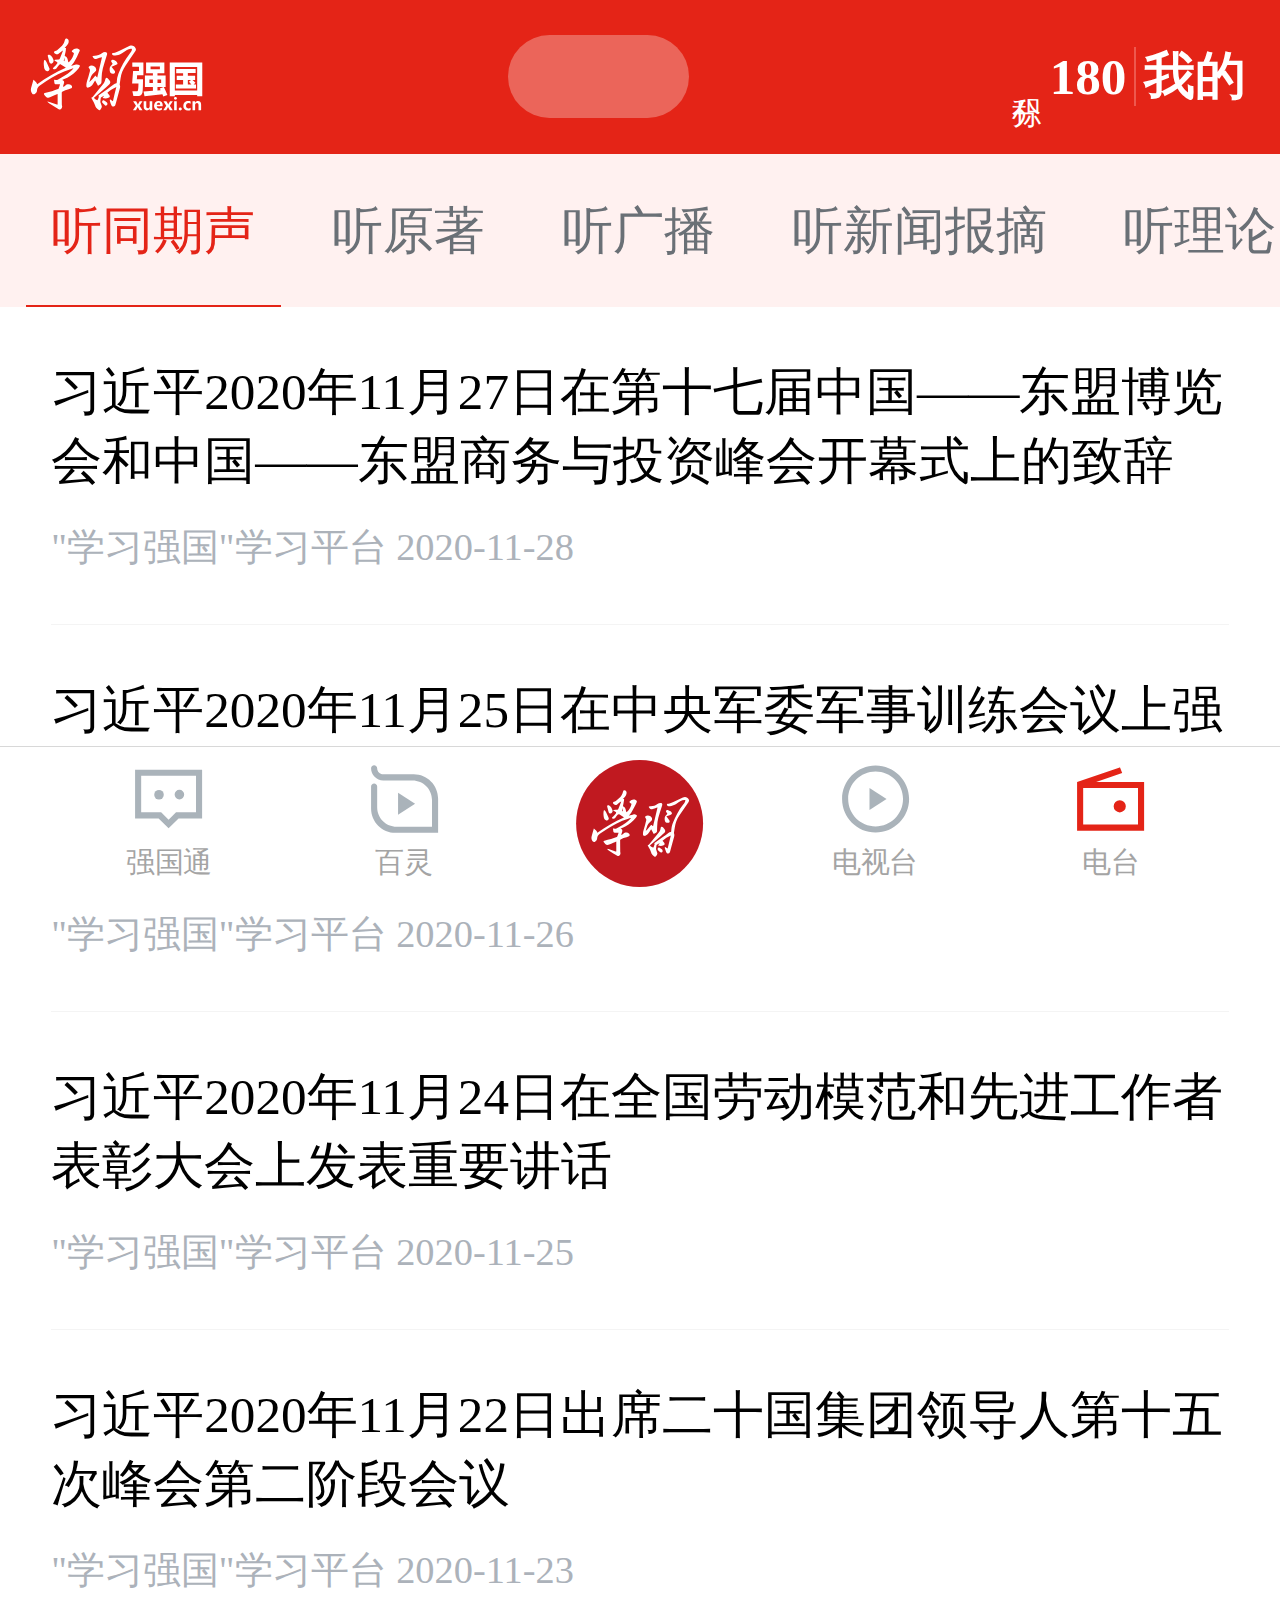
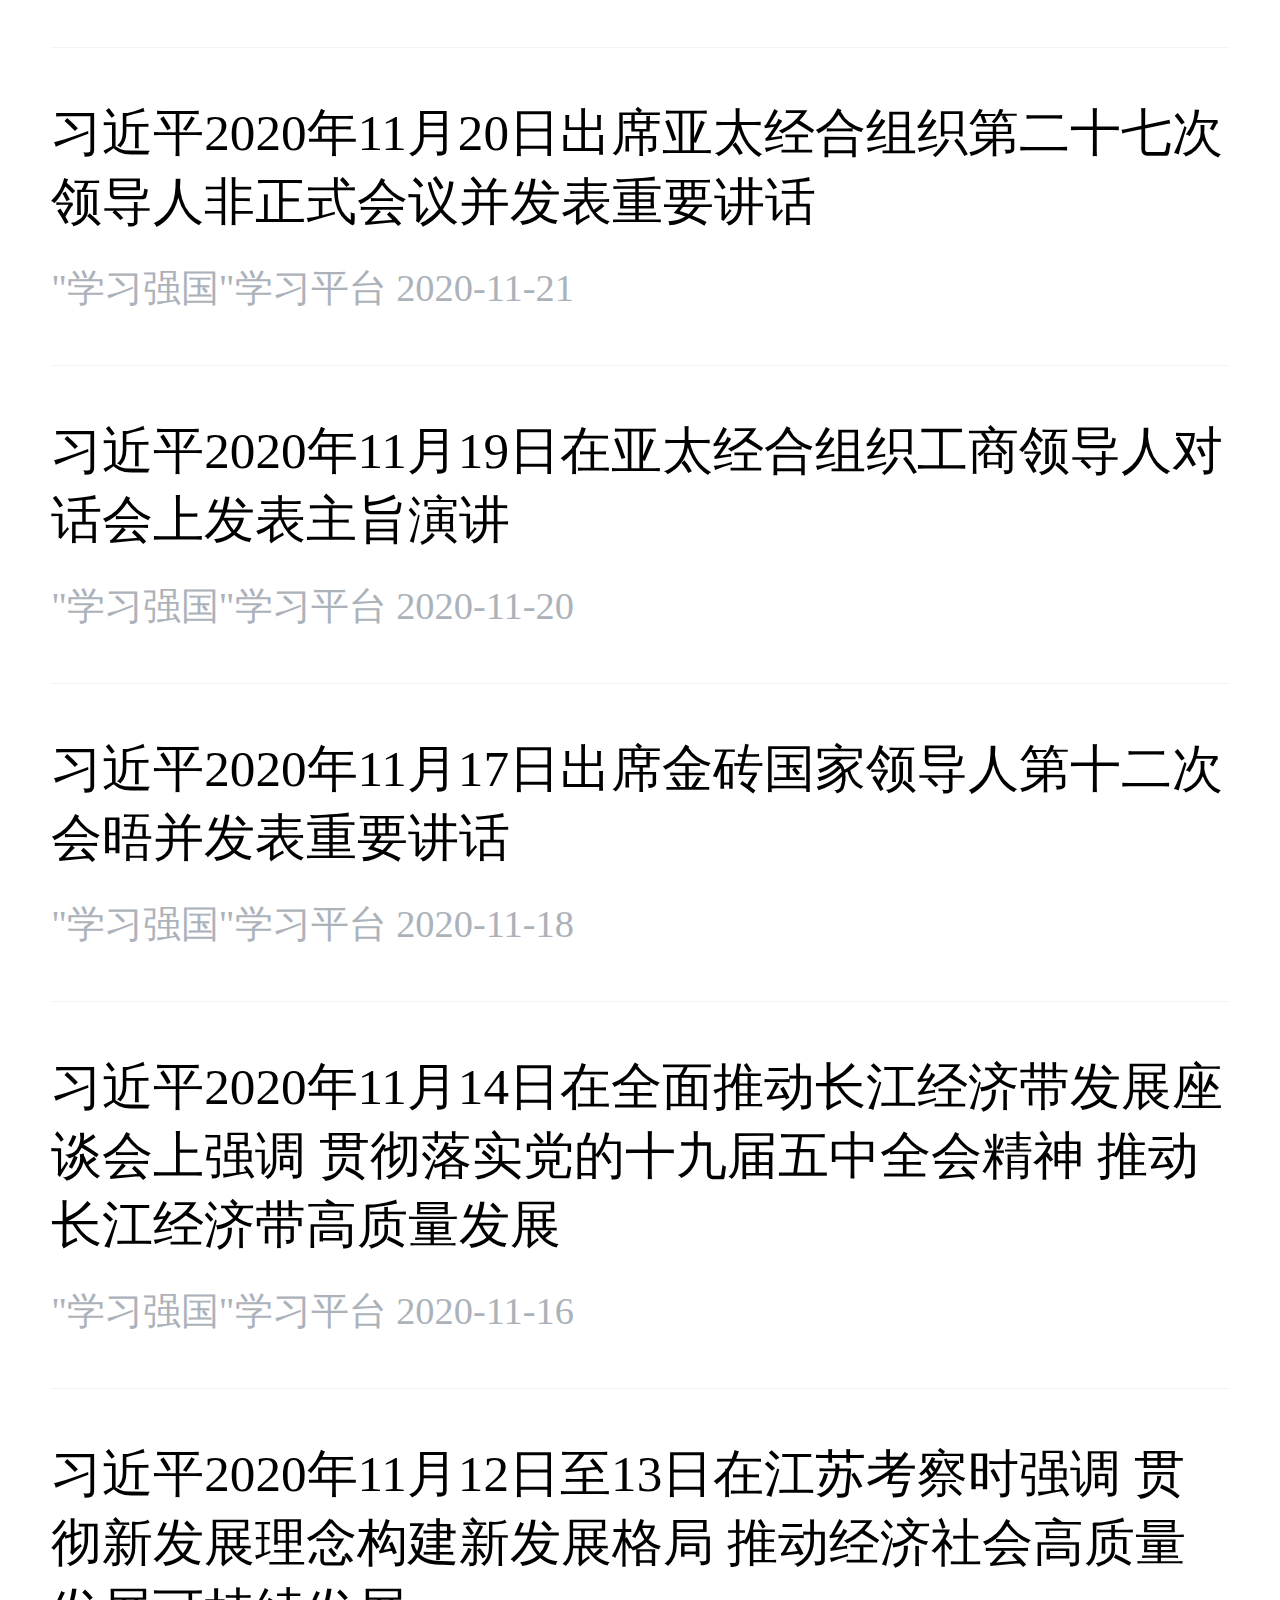
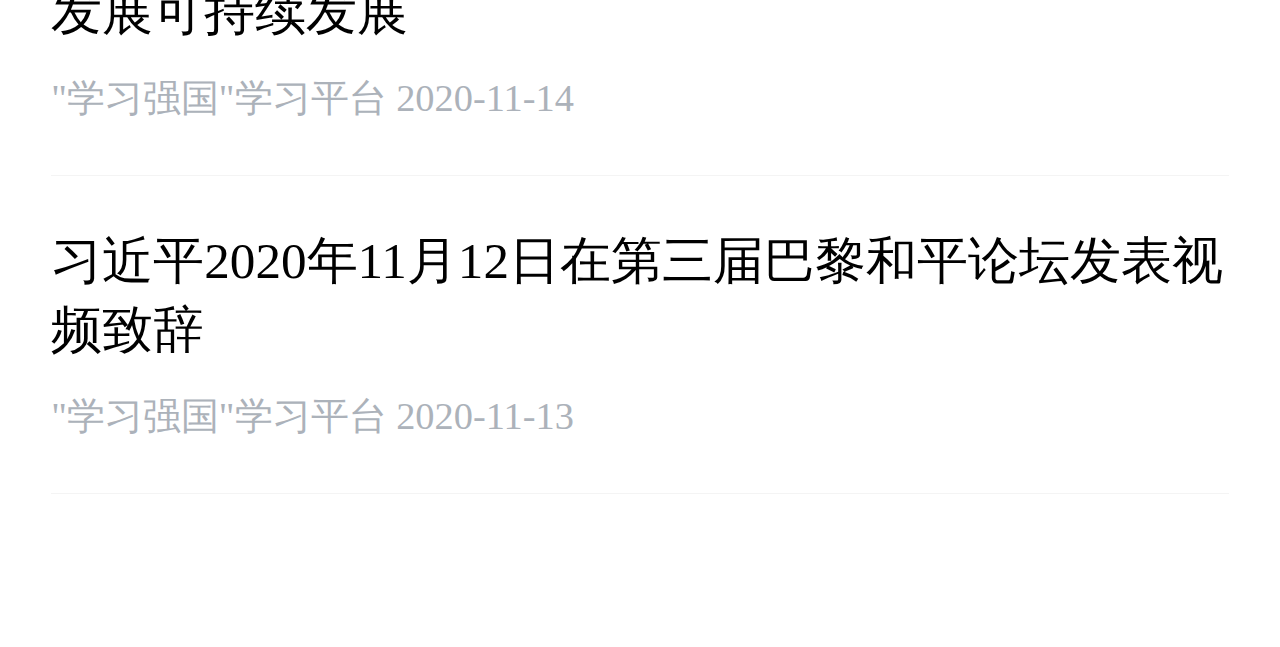
<file: dt.html>
<!DOCTYPE html>
<html lang="en">
<head>
    <meta charset="UTF-8">
    <meta name="viewport" content="width=device-width, initial-scale=1.0, maximum-scale=1.0, user-scalable=0">
    <link rel="stylesheet" href="css/common.css">
    <link rel="stylesheet" href="css/dt.css">
    <title>学习强国</title>
</head>
<body>
    <header>
        <svg class="icon nav-icon" aria-hidden="true" style="color: #ffffff">
            <use xlink:href="#icon-01-xuexiqiangguo-03-01"></use>
        </svg>

        <input type="text" class="nav-search">

        <div class="" style="display: flex; align-items: center">
            <div style="border-right: 2px solid rgb(238,88,78); padding: 0 8px; display: flex; align-items: center">
                <span style="color: #ffffff; font-size: 0.7rem; transform: scale(0.8);writing-mode : tb;">积分</span>
                <span style="color: #ffffff; font-weight: bold">180</span>
            </div>

            <a href="wd.html" style="color: #ffffff; font-weight: bold; padding: 0 8px">我的</a>
        </div>
    </header>

    <div class="tab">
        <span class="tab-link active">听同期声</span>
        <span class="tab-link">听原著</span>
        <span class="tab-link">听广播</span>
        <span class="tab-link">听新闻报摘</span>
        <span class="tab-link">听理论</span>
        <span class="tab-link">云听</span>
        <span class="tab-link">听文化</span>
        <span class="tab-link">中唱之声</span>
        <span class="tab-link">听小喇叭</span>
        <span class="tab-link">听英语</span>

    </div>

    <div class="container">
        <!--AJAX动态加载内容-->
    </div>

    <footer class="nav">
        <a href="#" class="nav-item">
            <svg class="icon nav-icon" aria-hidden="true">
                <use xlink:href="#icon-qiangguotong"></use>
            </svg>
            <span class="nav-text">强国通</span>
        </a>
        <a href="bl.html" class="nav-item">
            <svg class="icon nav-icon" aria-hidden="true">
                <use xlink:href="#icon-bailing"></use>
            </svg>
            <span class="nav-text">百灵</span>
        </a>
        <a href="index.html" class="nav-item">
            <svg class="icon nav-icon" aria-hidden="true">
                <use xlink:href="#icon-xuexiqiangguo"></use>
            </svg>
        </a>
        <a href="dst.html" class="nav-item">
            <svg class="icon nav-icon" aria-hidden="true">
                <use xlink:href="#icon-dianshitai"></use>
            </svg>
            <span class="nav-text">电视台</span>
        </a>
        <a href="dt.html" class="nav-item">
            <svg class="icon nav-icon" aria-hidden="true" style="color: #e42417">
                <use xlink:href="#icon-diantai"></use>
            </svg>
            <span class="nav-text">电台</span>
        </a>
    </footer>

    <script src="js/iconfont.js"></script>
    <script src="js/dt.js"></script>
</body>
</html>
</file>
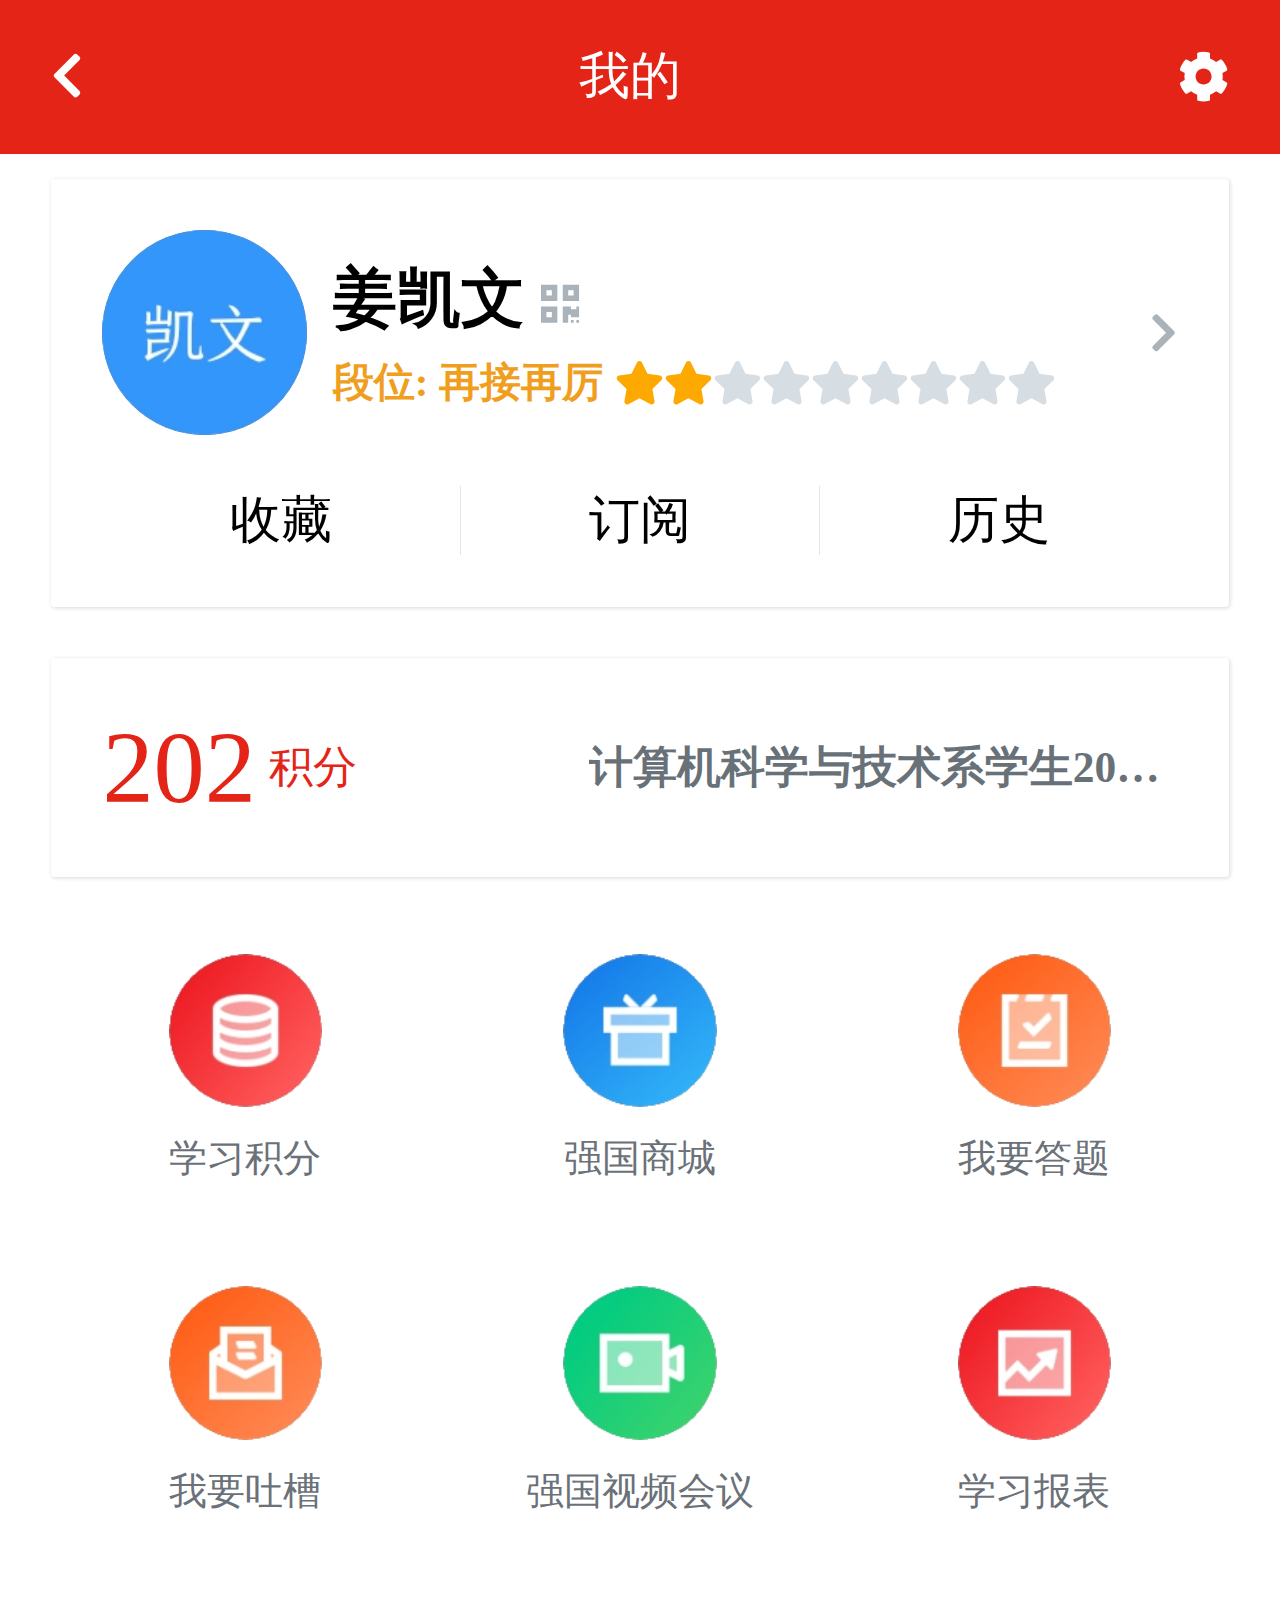
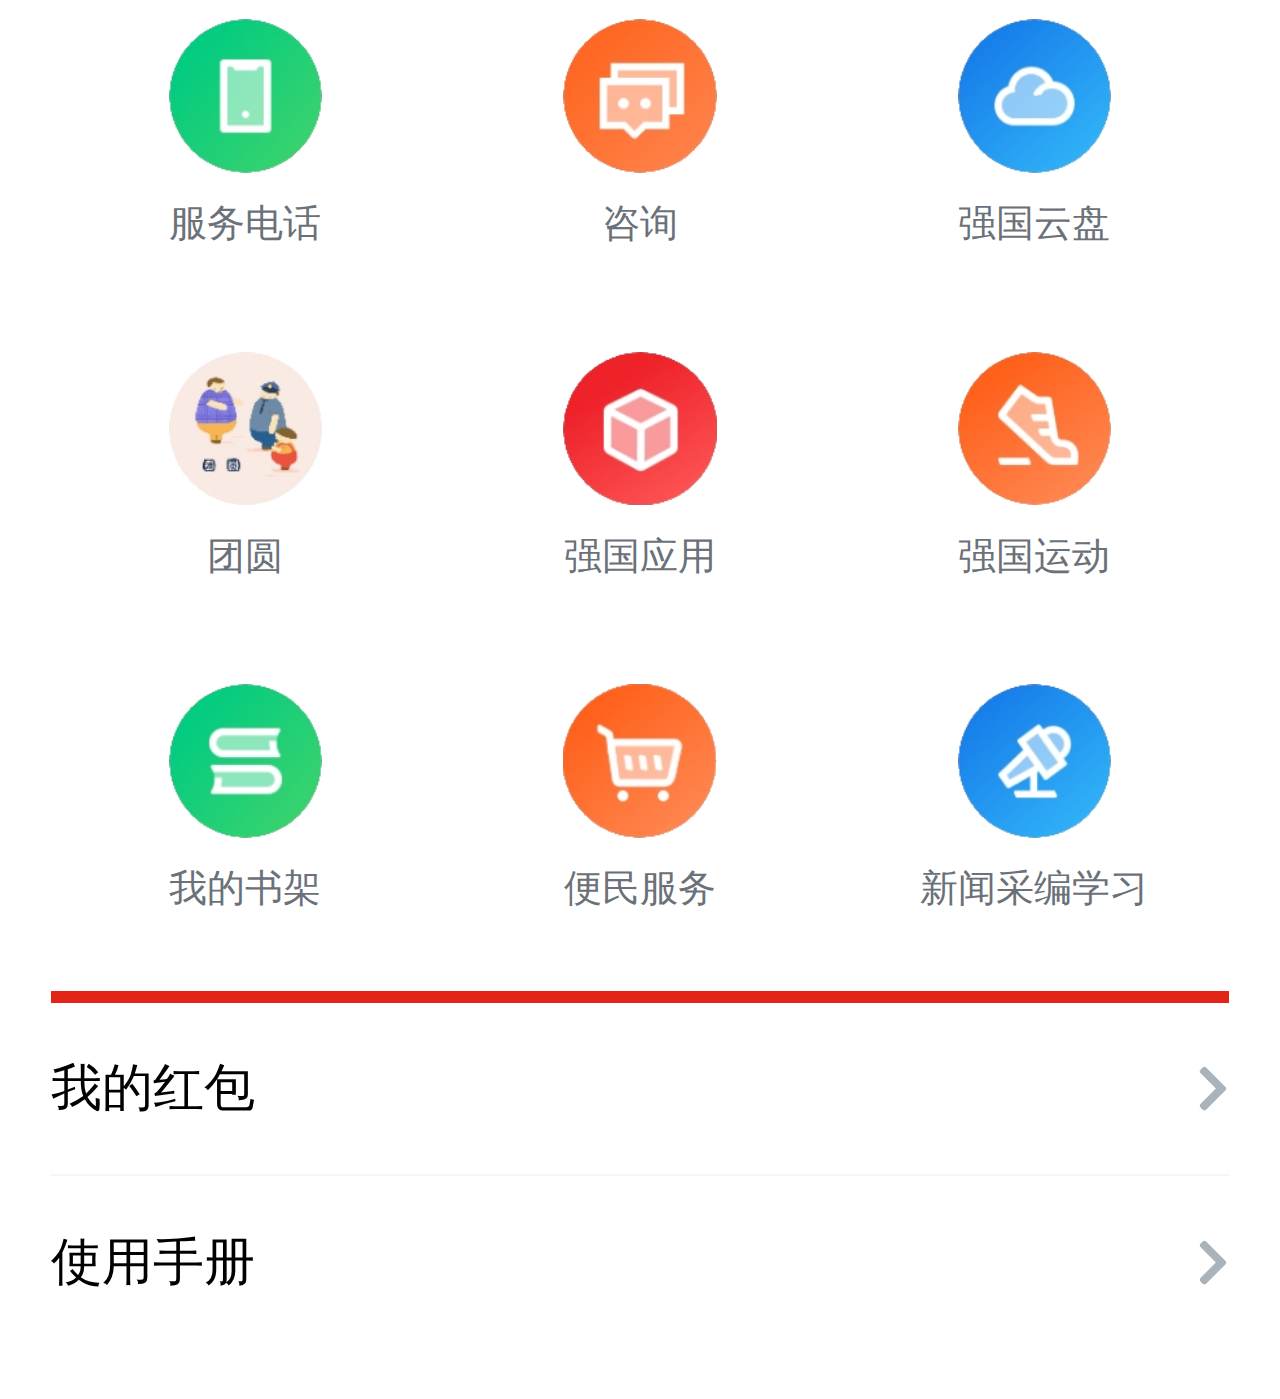
<file: wd.html>
<!DOCTYPE html>
<html lang="en">
<head>
    <meta charset="UTF-8">
    <meta content="width=device-width, initial-scale=1.0, maximum-scale=1.0, user-scalable=0" name="viewport">
    <link rel="stylesheet" href="css/common.css">
    <link rel="stylesheet" href="css/wd.css">
    <script defer src="js/all.min.js"></script>
    <title>学习强国</title>
</head>
<body>
<header class="nav">
    <a class="nav-icon" href="index.html">
        <i class="fas fa-chevron-left"></i>
    </a>
    <p class="nav-title">我的</p>
    <i class="fas fa-cog nav-icon"></i>
</header>

<div class="card user-card">
    <div class="user-card-body">
        <div style="display: flex; align-items: center">
            <img alt="" class="user-card-image" src="images/头像.png">

            <div style="display: flex; flex-direction: column">
                <p class="user-card-title">姜凯文 <i class="fas fa-qrcode user-card-icon"></i></p>
                <div style="display: flex; align-items: center">
                    <p class="user-card-subtitle">段位: 再接再厉</p>
                    <div class="user-card-star-group"></div>
                </div>
            </div>
        </div>

        <i class="fas fa-chevron-right user-card-icon"></i>
    </div>

    <div class="user-card-menu">
        <div class="user-card-menu-item">
            <p class="user-card-menu-link">收藏</p>
        </div>
        <div class="user-card-menu-item">
            <p class="user-card-menu-link">订阅</p>
        </div>
        <div class="user-card-menu-item">
            <p class="user-card-menu-link">历史</p>
        </div>
    </div>
</div>

<div class="card point-card">
    <div class="point">
        <p class="point-score">202</p>
        <p class="point-text">积分</p>
    </div>

    <p class="point-card-text">计算机科学与技术系学生2018届</p>
</div>

<div class="features">
    <div class="features-item">
        <img alt="" class="features-icon" src="images/feature/学习积分.png">
        <p class="features-text">学习积分</p>
    </div>
    <div class="features-item">
        <img alt="" class="features-icon" src="images/feature/强国商城.png">
        <p class="features-text">强国商城</p>
    </div>
    <div class="features-item">
        <img alt="" class="features-icon" src="images/feature/我要答题.png">
        <p class="features-text">我要答题</p>
    </div>
    <div class="features-item">
        <img alt="" class="features-icon" src="images/feature/我要吐槽.png">
        <p class="features-text">我要吐槽</p>
    </div>
    <div class="features-item">
        <img alt="" class="features-icon" src="images/feature/强国视频会议.png">
        <p class="features-text">强国视频会议</p>
    </div>
    <div class="features-item">
        <img alt="" class="features-icon" src="images/feature/学习报表.png">
        <p class="features-text">学习报表</p>
    </div>
    <div class="features-item">
        <img alt="" class="features-icon" src="images/feature/服务电话.png">
        <p class="features-text">服务电话</p>
    </div>
    <div class="features-item">
        <img alt="" class="features-icon" src="images/feature/咨询.png">
        <p class="features-text">咨询</p>
    </div>
    <div class="features-item">
        <img alt="" class="features-icon" src="images/feature/强国云盘.png">
        <p class="features-text">强国云盘</p>
    </div>
    <div class="features-item">
        <img alt="" class="features-icon" src="images/feature/团圆.png">
        <p class="features-text">团圆</p>
    </div>
    <div class="features-item">
        <img alt="" class="features-icon" src="images/feature/强国应用.png">
        <p class="features-text">强国应用</p>
    </div>
    <div class="features-item">
        <img alt="" class="features-icon" src="images/feature/强国运动.png">
        <p class="features-text">强国运动</p>
    </div>
    <div class="features-item">
        <img alt="" class="features-icon" src="images/feature/我的书架.png">
        <p class="features-text">我的书架</p>
    </div>
    <div class="features-item">
        <img alt="" class="features-icon" src="images/feature/便民服务.png">
        <p class="features-text">便民服务</p>
    </div>
    <div class="features-item">
        <img alt="" class="features-icon" src="images/feature/新闻采编学习.png">
        <p class="features-text">新闻采编学习</p>
    </div>
</div>

<div>
    <div class="menu">
        <p class="menu-text">我的红包</p>
        <i class="fas fa-chevron-right menu-icon"></i>
    </div>
    <div class="menu">
        <p class="menu-text">使用手册</p>
        <i class="fas fa-chevron-right menu-icon"></i>
    </div>
</div>

<script src="js/wd.js"></script>
</body>
</html>
</file>
<file: css/common.css>
* {
    box-sizing: border-box;
}

html {
    font-size: 4vw;
}

body,a,p,h2,h3,h4 {
    margin: 0;
    padding: 0;
}

a {
    text-decoration: none;
    color: #000000;
}

img {
    border: none;
    display: block;
}

.icon {
    width: 1em;
    height: 1em;
    vertical-align: -0.15em;
    fill: currentColor;
    overflow: hidden;
}

.w-100 {
    width: 100%;
}

.position-relative {
    position: relative;
}
</file>
<file: css/index.css>
header {
    width: 100%;
    height: 3rem;
    padding: .25rem .5rem;
    background-color: #e42417;
    align-items: center;
    display: flex;
    justify-content: space-between;
    position: fixed;
    top: 0;
    z-index: 2;
}

.tab {
    width: 100%;
    height: 3rem;
    display: flex;
    justify-content: space-between;
    background-color: #fff1f0;
    position: fixed;
    top: 3rem;
    padding: 0 .5rem;
    /*line-height: 48px;*/
    line-height: 3rem;
    z-index: 2;
}

.tab-item {
    font-size: 1rem;
    display: flex;
    overflow-x: auto;
    white-space: nowrap;
    width: 80%;
}

.tab-item::-webkit-scrollbar {
    display: none;
}

.tab-link {
    display: block;
    height: 100%;
    color: #6a7076;
    margin-right: .5rem;
    padding: 0 .5rem;
    font-size: 1rem;
}

.tab-item .active {
    color: #e42417;
    border-bottom: 2px solid #e42417;
}

.tab-menu {
    width: 20%;
    display: flex;
}


/*TODO 重新写样式*/
.sub-tab {
    /*height: 3rem;*/
    line-height: 3rem;
    padding-left: .5rem;
    position: fixed;
    top: 6rem;
    background-color: #ffffff;
    /*display: none;*/
    z-index: 2;
    width: 100%;
}

.sub-tab .active {
    background-color: #e42417;
    color: #ffffff;
}

.sub-tab-item {
    overflow-x: auto;
    white-space: nowrap;
    display: none;
}

.sub-tab-item::-webkit-scrollbar {
    display: none;
}

.sub-tab-link {
    background-color: #f9f9f9;
    padding: .25rem;
    color: #888c8f;
    border-radius: 4px;
    margin-right: .5rem;
}

.container {
    margin-top: 6rem;
}

.carousel-item {
    width: 100%;
}

.carousel-caption {
    width: 100%;
    height: 3.75rem;
    padding: .5rem 1rem;
    background-color: #fafbfd;
}

.list {
    padding-bottom: 3rem;
}


.nav {
    width: 100%;
    height: 3rem;
    padding: .25rem 1rem;
    display: flex;
    justify-content: space-around;
    border-top: 1px solid #d8d8d8;
    background-color: #ffffff;
    position: fixed;
    bottom: 0;
    z-index: 1;
}

.nav-item {
    display: flex;
    flex-direction: column;
    justify-content: space-between;
    align-items: center;
}

.nav-icon {
    width: 3.5rem;
    height: 3.5rem;
    color: #aab3ba;
}

.nav-text {
    color: #a4a4a4;
    font-size: 0.7rem;
    transform: scale(0.8);
}

.nav-search {
    height: 1.625rem;
    border-radius: .8125rem;
    outline: none;
    border: none;
    background-color: #eb655a;
}

/*TODO:卡片样式*/
.card {
    padding: 1rem 1rem 0;
}

.card-body {
    margin-bottom: 1rem;
    display: flex;
    flex-wrap: wrap;
    align-items: flex-start;
    justify-content: space-between;
}

.card-title {
    font-size: 1rem;
    width: 64%;
}

.card-image {
    width: 30%;
    border-radius: 4px;
    flex-basis: 32.5%
}

.card-image-group {
    display: flex;
    justify-content: space-between;
}

.card-footer {
    font-size: 0.75rem;
    padding-bottom: 1rem;
    border-bottom: 1px solid #f4f4f4;
    display: flex;
    align-items: center;
    justify-content: space-between;
    color: #acb2ba;
}

.card-subtitle {
    font-size: .75rem;
}

.card-menu {
    color: #e42417;
    display: flex;
    align-items: flex-end;
}

.card-menu-icon {
    font-size: .9rem;
    margin-right: .25rem;
}

.card-menu-text {
    font-size: .75rem;
}

.card-live-menu {
    font-size: 1rem;
    margin-right: .25rem;
}

.card-video-image {
    width: 100%;
    border-radius: 4px;
}

.card-video-time {
    font-size: .85rem;
    position: absolute;
    padding: .25rem .5rem;
    color: #ffffff;
    border-radius: 2px;
    left: .5rem;
    bottom: .5rem;
    background-color: rgba(0, 0, 0, .8)
}

.card-live-image {
    width: 100%;
    border-radius: 4px;
}

.card-live-state {
    font-size: .85rem;
    position: absolute;
    padding: .25rem .5rem;
    color: #ffffff;
    border-radius: 2px;
    left: .5rem;
    bottom: .5rem;
    background-color: rgba(0, 0, 0, .8)
}

.local {
    line-height: 48px;
    height:48px;
    display: flex;
    justify-content: space-around;
    color: #697076;
    border-bottom: 1px solid #f4f4f4;
}

.tv {
    padding: 1rem;
    display: flex;
    justify-content: space-around;
    color: #6a6f75;
    border-bottom: 1px solid #f4f4f4;
}

.tv-card {
    display: flex;
    flex-direction: column;
    align-items: center
}

.tv-brand {
    width: 3rem;
    padding-bottom: .5rem;
}

.tv-text {
    font-size: 12px
}

/*TODO:通用颜色*/
/*主色*/
.color-primary {
    color: #e42417;
}

/*副色*/
.color-secondary {

}

/*TODO:通用布局*/
/*宽度100%*/
.w-100 {
    width: 100%;
}

/*底部外边距1rem*/
.mb-1 {
    margin-bottom: 1rem;
}

/*底部内边距1rem*/
.pd-1 {
    padding-bottom: 1rem;
}

/*position: relative*/
.position-relative {
    position: relative;
}

/*position: absolute*/
.position-absolute {
    position: absolute;
}


/*display:flex*/
.d-flex {
    display: flex;
}

/*justify-content: space-around*/
.justify-content-around {
    justify-content: space-around;
}

/*justify-content: space-between*/
.justify-content-between {
    justify-content: space-between;
}

/*align-items: center;*/
.align-items-center {
    align-items: center;
}
</file>
<file: css/bl.css>
header {
    width: 100%;
    height: 3rem;
    padding: .25rem .5rem;
    background-color: #e42417;
    align-items: center;
    display: flex;
    justify-content: space-between;
    position: fixed;
    top: 0;
    z-index: 2;
}

.nav {
    width: 100%;
    height: 3rem;
    padding: .25rem 1rem;
    display: flex;
    justify-content: space-around;
    border-top: 1px solid #d8d8d8;
    background-color: #ffffff;
    position: fixed;
    bottom: 0;
    z-index: 1;
}

.nav-icon {
    width: 3.5rem;
    height: 3.5rem;
    color: #aab3ba;
}

.nav-item {
    display: flex;
    flex-direction: column;
    justify-content: space-between;
    align-items: center;
}

.nav-text {
    color: #a4a4a4;
    font-size: 0.7rem;
    transform: scale(0.8);
}

.nav-search {
    height: 1.625rem;
    border-radius: .8125rem;
    outline: none;
    border: none;
    background-color: #eb655a;
}

.tab {
    width: 100%;
    height: 3rem;
    display: flex;
    justify-content: space-between;
    background-color: #fff1f0;
    position: fixed;
    top: 3rem;
    padding: 0 .5rem;
    /*line-height: 48px;*/
    line-height: 3rem;
    z-index: 2;
    overflow-x: auto;
    white-space: nowrap;
}

.tab::-webkit-scrollbar {
    display: none;
}

.tab-link {
    display: block;
    height: 100%;
    color: #6a7076;
    margin-right: .5rem;
    padding: 0 .5rem;
    font-size: 1rem;
}

.tab .active {
    color: #e42417;
    border-bottom: 2px solid #e42417;
}

.container {
    margin-top: 6rem;
    margin-bottom: 3rem;
}

.card {
    width: 100%;
}

.card-video {
    width: 100%;
    margin-bottom: .5rem;
}

.card-title {
    padding: 0 1rem;
    margin-bottom: .5rem;
}

.card-footer {
    padding: 0 1rem 1rem;
    color: #acb2ba;
    display: flex;
    justify-content: space-between;
}

.card-footer span {
    font-size: .75rem;
}

.card-menu {
    display: flex;
    align-items: center;
}

.card-menu p {
    margin-right: 1rem;
}
</file>
<file: css/detail.css>
.top-nav {
    width: 100%;
    height: 3rem;
    padding: 1rem;
    display: flex;
    justify-content: space-between;
    align-items: center;
    position: fixed;
    top: 0;
    background-color: rgba(255, 255, 255, 0);
    z-index: 2;
}

.show {
    background-color: rgba(255, 255, 255, 1);
}

.top-nav-icon {
    font-size: 1.25rem;
}

.top-nav-menu {
    width: 4rem;
    display: flex;
    justify-content: space-between;
}

.container {
    padding: 0 1rem;
    background-color: #fafbfd;
    margin-bottom: 48px;
}

.brand {
    width: 8rem;
    height: 3rem;
    margin: 0 auto .25rem;
    font-size: 4rem;
    text-align: center;
    color: #ffffff;
    background-color: #e42417;
    display: flex;
    justify-content: center;
}

.icon {
    height: 100%;
}

.release {
    margin-bottom: .85rem;
    font-size: .85rem;
    text-align: center;
    color: #acb2b8;
}

.divider {
    width: 100%;
    height: .8rem;
    border-top: 6px solid rgb(245,245,247);
    border-bottom: 2px solid rgb(245,245,247);
    margin-bottom: 1rem;
}

.title {
    margin-bottom: 2rem;
}

.subtitle {
    margin-bottom: 2rem;
    font-size: .85rem;
    color: #acb2b8;
}

section {
    margin-bottom: 1rem;
}

.ads {
    width: 100%;
    margin-bottom: 1rem;
}

.data {
    font-size: .85rem;
    color: #687178;
    display: flex;
    justify-content: space-between;
}

.data div {
    width: 46%;
    padding: .85rem;
    background-color: #f5f5f7; border: none;
}

.like-data {
    display: flex;
    justify-content: space-between;
    align-items: center;
}

.more {
    margin-bottom: 1rem;
    padding: 2.5rem;
    border-bottom: 1px solid #e5e5e5;
    display: flex;
    justify-content: center;
    align-items: center;
}

.more span {
    color: #e42417
}

.recommend {

}

.recommend-card {
    padding: 1rem 0 1rem .5rem;
    display: flex;
    justify-content: space-between;
}

.recommend-card-body {
    width: 64%;
    display: flex;
    flex-direction: column;
    justify-content: space-between;
}

.recommend-card-title {

}

.recommend-card-subtitle {
    font-size: .85rem;
    color: #b5babe;
}

.recommend-card-image {
    width: 30%;
    border-radius: 4px;
}

.comment-card {
    padding: 1rem 0 1rem .5rem;
    border-bottom: 1px solid #e5e5e5;
    display: flex;
    justify-content: space-between;
    align-items: flex-start;
}

.comment-card-image {
    /*width: 3rem;*/
    width: 12%;
}

.comment-card-body {
    width: 70%;
}

.comment-card-user {
    margin-bottom: .85rem;
    color: #b99d84;
}

.comment-card-content {
    margin-bottom: 1rem;
}

.comment-card-release {
    font-size: .85rem;
}

.comment-card-like {
    width: 15%;
    font-size: .85rem;
    color: rgb(173, 180, 186);
    display: flex;
    justify-content: space-between;
    align-items: center;
}

.comment-card-like p {
    margin-right: .25rem;
}

.bottom-nav {
    width: 100%;
    height: 3rem;
    padding: 1rem .25rem;
    background-color: #ffffff;
    display: flex;
    justify-content: space-around;
    align-items: center;
    position: fixed;
    bottom: 0;
    z-index: 2;
}

.bottom-nav input {
    width: 58%;
    height: 2rem;
    padding: .5rem;
    border: none;
    border-radius: 4px;
    outline: none;
    background-color: #f2f3f5;
}

.bottom-nav-icon {
    color: #697279;
    font-size: 1.5rem;
}
</file>
<file: css/dst.css>
header {
    width: 100%;
    height: 3rem;
    padding: .25rem .5rem;
    background-color: #e42417;
    align-items: center;
    display: flex;
    justify-content: space-between;
    position: fixed;
    top: 0;
    z-index: 2;
}

.nav {
    width: 100%;
    height: 3rem;
    padding: .25rem 1rem;
    display: flex;
    justify-content: space-around;
    border-top: 1px solid #d8d8d8;
    background-color: #ffffff;
    position: fixed;
    bottom: 0;
    z-index: 1;
}

.nav-icon {
    width: 3.5rem;
    height: 3.5rem;
    color: #aab3ba;
}

.nav-item {
    display: flex;
    flex-direction: column;
    justify-content: space-between;
    align-items: center;
}

.nav-text {
    color: #a4a4a4;
    font-size: 0.7rem;
    transform: scale(0.8);
}

.nav-search {
    height: 1.625rem;
    border-radius: .8125rem;
    outline: none;
    border: none;
    background-color: #eb655a;
}

.tab {
    width: 100%;
    height: 3rem;
    display: flex;
    justify-content: space-between;
    background-color: #fff1f0;
    position: fixed;
    top: 3rem;
    padding: 0 .5rem;
    /*line-height: 48px;*/
    line-height: 3rem;
    z-index: 2;
    overflow-x: auto;
    white-space: nowrap;
}

.tab::-webkit-scrollbar {
    display: none;
}

.tab-link {
    display: block;
    height: 100%;
    color: #6a7076;
    margin-right: .5rem;
    padding: 0 .5rem;
    font-size: 1rem;
}

.tab .active {
    color: #e42417;
    border-bottom: 2px solid #e42417;
}

.container {
    margin-top: 6rem;
    margin-bottom: 3rem;
    /*padding: 0 1rem;*/
}

.sub-tab {
    /*height: 3rem;*/
    line-height: 3rem;
    padding-left: .5rem;
    position: fixed;
    top: 6rem;
    background-color: #ffffff;
    /*display: none;*/
    z-index: 2;
    width: 100%;

    margin-bottom: 3rem;
}

.sub-tab-item .active {
    background-color: #e42417;
    color: #ffffff;
}

.sub-tab-item {
    overflow-x: auto;
    white-space: nowrap;
    /*display: none;*/
}

.sub-tab-item::-webkit-scrollbar {
    display: none;
}

.sub-tab-link {
    background-color: #f9f9f9;
    padding: .25rem;
    color: #888c8f;
    border-radius: 4px;
    margin-right: .5rem;
}

.card {
    padding: 1rem 1rem 0;
}
.card-body {
    margin-bottom: .5rem;
    display: flex;
    flex-wrap: wrap;
    align-items: flex-start;
    justify-content: space-between;
}

.card-title {
    width: 64%;
    font-size: 1rem;
    margin-bottom: .5rem;
}

.card-image {
    width: 30%;
    border-radius: 4px;
    flex-basis: 32.5%
}

.card-subtitle {
    padding-bottom: 1rem;
    font-size: .75rem;
    color: #acb2ba;
    border-bottom: 1px solid #f4f4f4;
}
</file>
<file: css/dt.css>
header {
    width: 100%;
    height: 3rem;
    padding: .25rem .5rem;
    background-color: #e42417;
    align-items: center;
    display: flex;
    justify-content: space-between;
    position: fixed;
    top: 0;
    z-index: 2;
}

.nav {
    width: 100%;
    height: 3rem;
    padding: .25rem 1rem;
    display: flex;
    justify-content: space-around;
    border-top: 1px solid #d8d8d8;
    background-color: #ffffff;
    position: fixed;
    bottom: 0;
    z-index: 1;
}

.nav-icon {
    width: 3.5rem;
    height: 3.5rem;
    color: #aab3ba;
}

.nav-item {
    display: flex;
    flex-direction: column;
    justify-content: space-between;
    align-items: center;
}

.nav-text {
    color: #a4a4a4;
    font-size: 0.7rem;
    transform: scale(0.8);
}

.nav-search {
    height: 1.625rem;
    border-radius: .8125rem;
    outline: none;
    border: none;
    background-color: #eb655a;
}

.tab {
    width: 100%;
    height: 3rem;
    display: flex;
    background-color: #fff1f0;
    position: fixed;
    top: 3rem;
    padding: 0 .5rem;
    line-height: 3rem;
    z-index: 2;
    overflow-x: auto;
    white-space: nowrap;
}

.tab::-webkit-scrollbar {
    display: none;
}

.tab .active {
    color: #e42417;
    border-bottom: 2px solid #e42417;
}

.tab-link {
    display: block;
    height: 100%;
    color: #6a7076;
    margin-right: .5rem;
    padding: 0 .5rem;
    font-size: 1rem;
}

.container {
    margin-top: 6rem;
    margin-bottom: 3rem;
}

.card {
    padding: 1rem 1rem 0;
}

.card-title {
    margin-bottom: .5rem;
    font-size: 1rem;
}

.card-subtitle {
    padding-bottom: 1rem;
    font-size: .75rem;
    color: #acb2ba;
    border-bottom: 1px solid #f4f4f4;
}
</file>
<file: css/wd.css>
body {
    padding: 1rem;
}

.nav {
    width: 100%;
    height: 3rem;
    padding: 1rem;
    color: #ffffff;
    background-color: #e42417;
    position: fixed;
    top: 0;
    left: 0;
    display: flex;
    justify-content: space-between;
    align-items: center;
}

.nav-title {

}

.nav-icon {
    color: #ffffff;
    font-size: 1rem;
}

.card {
    padding: 1rem;
    margin-bottom: 1rem;
    border-radius: 4px;
    box-shadow: 1px 1px 4px #d8d8d8;
    display: flex;
}

.user-card {
    flex-direction: column;
    margin-top: 2.5rem;
}

.user-card-body {
    display: flex;
    justify-content: space-between;
    align-items: center
}

.user-card-image {
    width: 4rem;
    height: 4rem;
    margin-right: .5rem;
    background-color: #3396fb;
    border-radius: 2rem;
}

.user-card-title {
    font-size: 1.25rem;
    font-weight: bold;
    margin-bottom: .25rem;
}

.user-card-subtitle {
    color: #f09e1d;
    font-size: .8rem;
    margin-right: .25rem;
    font-weight: bold;
}

.user-card-star-group {
    display: flex;
}

.user-card-star-group .active {
    color: #fea900;
}

.user-card-star {
    font-size: .85rem;
    color: #d6dde3;
}

.user-card-icon {
    font-size: .85rem;
    color: #aab3ba;
}

.user-card-menu {
    padding-top: 1rem;
    display: flex;
    justify-content: space-around;
}

.user-card-menu-item:nth-child(1) {
    border-right: 1px solid #e5e5e5;
}

.user-card-menu-item:nth-child(2) {
    border-right: 1px solid #e5e5e5;
}

.user-card-menu-item {
    flex-grow: 1;
}

.user-card-menu-link {
    text-align: center;
}

.point-card {
    align-items: center;
    justify-content: space-between;
}

.point {
    color: #e42417;
    display: flex;
    align-items: center;
    justify-content: space-between;
}

.point-score {
    font-size: 2rem;
    margin-right: .25rem;
}

.point-text {
    font-size: .85rem;
}

.point-card-text {
    width: 11.5rem;
    font-size: .85rem;
    font-weight: bold;
    color: #687178;
    white-space: nowrap;
    overflow: hidden;
    text-overflow: ellipsis;
}

.features {
    display: flex;
    flex-wrap: wrap;
    border-bottom: .25rem solid #e42417;
    justify-content: space-between;
}

.features-item {
    padding: .5rem;
    margin-bottom: 1rem;
    display: flex;
    flex-basis: 33%;
    flex-direction: column;
    align-items: center;
    justify-content: space-around;
}

.features-icon {
    width: 3rem;
    height: 3rem;
    margin-bottom: .5rem;
}

.features-text {
    font-size: .75rem;
    text-align: center;
    color: #6b7178;
}

.menu {
    padding: 1rem 0;
    display: flex;
    justify-content: space-between;
    align-items: center;
}

.menu:nth-child(1) {
    border-bottom: 2px solid #f4f5f5;
}

.menu-icon {
    color: #aab3ba;
}
</file>
